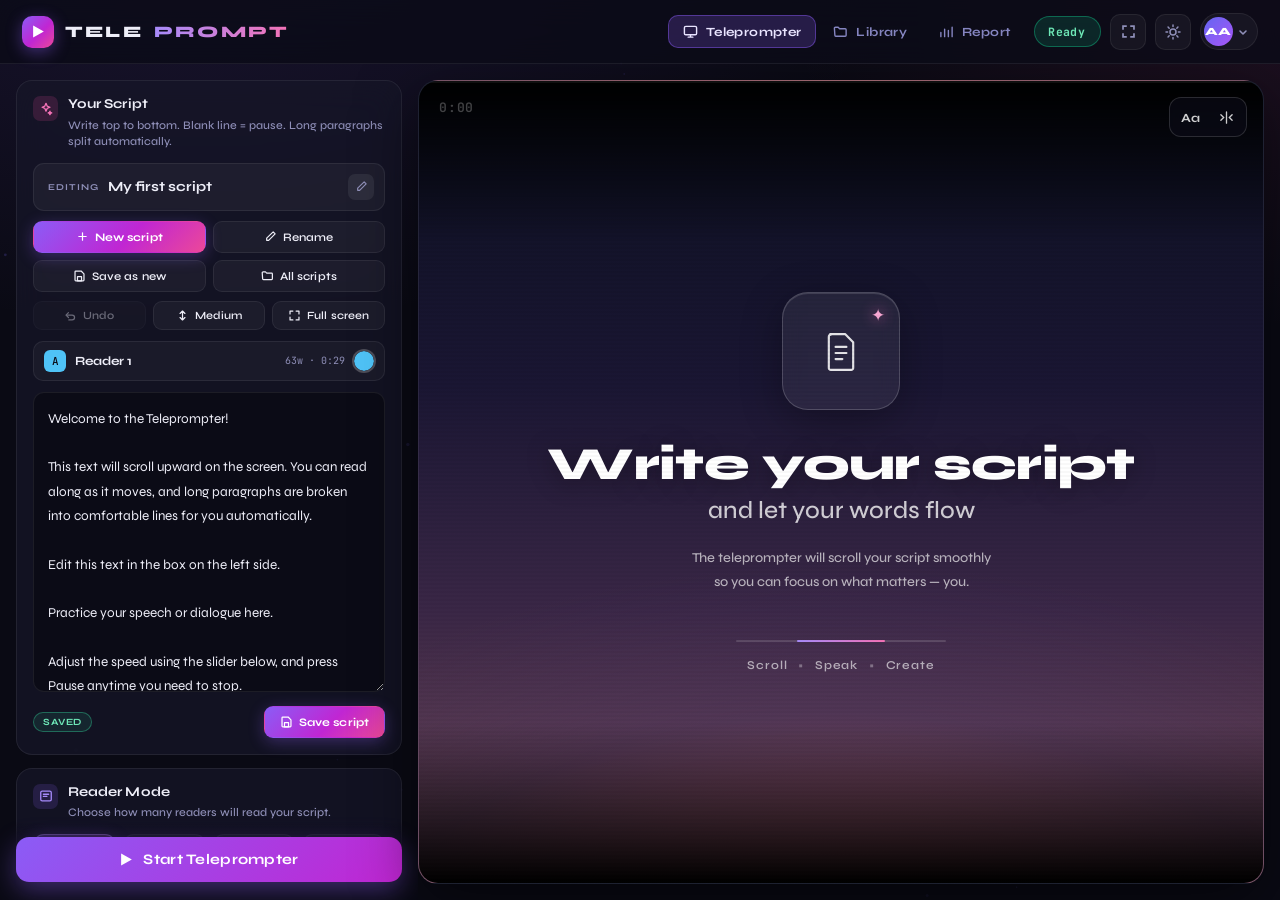
<file: index.html>
<!DOCTYPE html>
<html lang="en">
<head>
<meta charset="UTF-8">
<meta name="viewport" content="width=device-width, initial-scale=1.0">
<meta name="description" content="A browser teleprompter for writing scripts, reading them at a steady pace, and tracking your practice.">
<title>Teleprompter</title>
<link href="https://fonts.googleapis.com/css2?family=Syne:wght@400;600;700;800&family=JetBrains+Mono:wght@400;500&family=Playfair+Display:ital,wght@0,400;0,700;1,400&family=Bebas+Neue&family=Space+Grotesk:wght@400;600;700&family=Oswald:wght@400;600&family=Lora:ital,wght@0,400;0,600;1,400&family=Rajdhani:wght@500;700&family=Righteous&family=Abril+Fatface&display=swap" rel="stylesheet">
<link rel="stylesheet" href="css/styles.css">
<link rel="stylesheet" href="css/pages.css">
<link rel="stylesheet" href="css/shell.css">
</head>
<body class="app-body">

<canvas id="bgCanvas"></canvas>

<!-- ══════════ TOP BAR ══════════ -->
<div class="topbar">
  <div class="topbar-logo">
    <div class="logo-icon">
      <svg width="15" height="15" viewBox="0 0 14 14" fill="white" aria-hidden="true"><path d="M2 1.5l10 5.5-10 5.5V1.5z"/></svg>
    </div>
    TELE<span class="logo-accent">PROMPT</span>
  </div>

  <div class="topbar-actions">
    <nav class="nav-links" aria-label="Main">
      <a class="nav-link active" href="index.html" aria-current="page">
        <svg viewBox="0 0 16 16" aria-hidden="true"><rect x="1.5" y="2.5" width="13" height="9" rx="1.5"/><path d="M5.5 14h5M8 11.5V14"/></svg>
        Teleprompter
      </a>
      <a class="nav-link" href="library.html">
        <svg viewBox="0 0 16 16" aria-hidden="true"><path d="M1.5 4.5a1 1 0 0 1 1-1h3l1.5 1.5h6a1 1 0 0 1 1 1v6a1 1 0 0 1-1 1h-10a1 1 0 0 1-1-1z"/></svg>
        Library
      </a>
      <a class="nav-link" href="report.html">
        <svg viewBox="0 0 16 16" aria-hidden="true"><path d="M2 13.5V9m4 4.5v-8m4 8V7m4 6.5V3.5"/></svg>
        Report
      </a>
    </nav>

    <span class="topbar-badge" id="topbarBadge">Ready</span>

    <button class="icon-btn" id="fullscreenTopBtn" onclick="toggleFullscreen()" title="Fullscreen (F)">
      <svg id="fsIcon" width="15" height="15" viewBox="0 0 13 13" fill="currentColor" aria-hidden="true"><path d="M1 1h4V2.5H2.5V5H1zm7 0h4v4h-1.5V2.5H8zm-7 7h1.5v2.5H5V12H1zm9.5 0H12v4H8v-1.5h2.5z"/></svg>
      <span class="sr-only" id="fsLabel">Fullscreen</span>
    </button>

    <button class="icon-btn" id="pageBgBtn" onclick="togglePageBgPanel()" title="Appearance &amp; theme">
      <svg width="16" height="16" viewBox="0 0 16 16" fill="none" stroke="currentColor" stroke-width="1.5" stroke-linecap="round" aria-hidden="true"><circle cx="8" cy="8" r="3"/><path d="M8 1v1.6M8 13.4V15M1 8h1.6M13.4 8H15M3.05 3.05l1.13 1.13M11.82 11.82l1.13 1.13M12.95 3.05l-1.13 1.13M4.18 11.82l-1.13 1.13"/></svg>
      <span class="sr-only">Appearance and theme</span>
    </button>

    <div class="avatar-chip" title="Local workspace — everything is saved in this browser">
      <span class="avatar">AA</span>
      <svg viewBox="0 0 10 10" aria-hidden="true"><path d="M2 4l3 3 3-3"/></svg>
    </div>
  </div>
</div>

<!-- ══════════ APP BODY ══════════ -->
<div class="app">

  <!-- ══════════ LEFT: EDITOR ══════════ -->
  <div class="editor-panel">

    <!-- Your Script — name, actions and the writing box in one place -->
    <section class="card" id="scriptCard">
      <header class="card-head">
        <span class="card-icon pink">
          <svg viewBox="0 0 16 16" aria-hidden="true"><path d="M8 1.5l1.3 3.2L12.5 6 9.3 7.3 8 10.5 6.7 7.3 3.5 6l3.2-1.3zM12.5 10.5l.6 1.4 1.4.6-1.4.6-.6 1.4-.6-1.4-1.4-.6 1.4-.6z"/></svg>
        </span>
        <div class="card-titles">
          <h2 id="scriptCardTitle">Your Script</h2>
          <p id="scriptHowTo">Write top to bottom. One line per screen line.</p>
        </div>
      </header>

      <!-- which script you are editing right now -->
      <div class="script-name-field">
        <span class="script-name-label">Editing</span>
        <span class="script-name-text" id="currentScriptName">Untitled script</span>
        <button class="field-edit" id="renameScriptBtn" title="Rename this script">
          <svg viewBox="0 0 16 16" aria-hidden="true"><path d="M11.3 2.3l2.4 2.4-8 8H3.3V10z"/></svg>
          <span class="sr-only">Rename</span>
        </button>
      </div>

      <div class="chip-row script-actions">
        <button class="chip primary" id="newScriptBtn" type="button" title="Start a brand new script">
          <svg viewBox="0 0 16 16" aria-hidden="true"><path d="M8 3.5v9M3.5 8h9"/></svg>
          New script
        </button>
        <button class="chip" id="renameScriptBtn2" type="button">
          <svg viewBox="0 0 16 16" aria-hidden="true"><path d="M11.3 2.3l2.4 2.4-8 8H3.3V10z"/></svg>
          Rename
        </button>
        <button class="chip" id="saveAsNewBtn" type="button" title="Keep this version and start a separate copy">
          <svg viewBox="0 0 16 16" aria-hidden="true"><path d="M3 2.5h7L13.5 6v7.5a1 1 0 0 1-1 1h-9a1 1 0 0 1-1-1v-10a1 1 0 0 1 1-1z"/><path d="M5.5 9.5h5v5h-5z"/></svg>
          Save as new
        </button>
        <a class="chip" href="library.html">
          <svg viewBox="0 0 16 16" aria-hidden="true"><path d="M1.5 4.5a1 1 0 0 1 1-1h3l1.5 1.5h6a1 1 0 0 1 1 1v6a1 1 0 0 1-1 1h-10a1 1 0 0 1-1-1z"/></svg>
          All scripts
        </a>
      </div>

      <!-- undo / size, above the box -->
      <div class="script-toolbar">
        <button class="chip" id="undoBtn" title="Undo the last big change" disabled>
          <svg viewBox="0 0 16 16" aria-hidden="true"><path d="M3 7.5h7a3 3 0 0 1 0 6H6"/><path d="M5.5 4.5L2.5 7.5l3 3"/></svg>
          Undo
        </button>
        <span class="toolbar-gap"></span>
        <button class="chip" id="sizeBtn" title="Make the writing box taller">
          <svg viewBox="0 0 16 16" aria-hidden="true"><path d="M8 2.5v11M5 5.5L8 2.5l3 3M5 10.5L8 13.5l3-3"/></svg>
          <span id="sizeLabel">Medium</span>
        </button>
        <button class="chip" id="focusBtn" title="Write using the whole window">
          <svg viewBox="0 0 16 16" aria-hidden="true"><path d="M6 2.5H2.5V6M10 13.5h3.5V10M13.5 6V2.5H10M2.5 10v3.5H6"/></svg>
          Full screen
        </button>
      </div>

      <!-- reader chips: name, colour, and how much each one speaks -->
      <div class="readers" id="readersList"></div>

      <div class="script-warnings" id="scriptWarnings"></div>

      <div class="script-editor" id="scriptEditor">
        <div class="focus-bar">
          <span class="focus-title" id="focusTitle">Writing</span>
          <span class="focus-hint">Esc to close</span>
          <button class="chip" id="focusCloseBtn">
            <svg viewBox="0 0 16 16" aria-hidden="true"><path d="M4 4l8 8M12 4l-8 8"/></svg>
            Done
          </button>
        </div>
        <textarea id="scriptBody" spellcheck="true"
          placeholder="Type or paste your script here…&#10;&#10;Leave a blank line to add a pause.&#10;Long paragraphs are split automatically.">Welcome to the Teleprompter!

This text will scroll upward on the screen. You can read along as it moves, and long paragraphs are broken into comfortable lines for you automatically.

Edit this text in the box on the left side.

Practice your speech or dialogue here.

Adjust the speed using the slider below, and press Pause anytime you need to stop.

Happy reading!</textarea>

        <!-- save sits under the box, where you finish writing -->
        <div class="script-footer">
          <span class="save-state" id="saveState">Saved</span>
          <span class="toolbar-gap"></span>
          <button class="chip primary" id="saveNowBtn" title="Save this script now (Ctrl+S)">
            <svg viewBox="0 0 16 16" aria-hidden="true"><path d="M3 2.5h7L13.5 6v7.5a1 1 0 0 1-1 1h-9a1 1 0 0 1-1-1v-10a1 1 0 0 1 1-1z"/><path d="M5.5 9.5h5v5h-5z"/></svg>
            Save script
          </button>
        </div>
      </div>
    </section>

    <!-- Reader Mode -->
    <section class="card">
      <header class="card-head">
        <span class="card-icon violet">
          <svg viewBox="0 0 16 16" aria-hidden="true"><rect x="2" y="2.5" width="12" height="11" rx="1.6"/><path d="M5 6h6M5 8.5h4"/></svg>
        </span>
        <div class="card-titles">
          <h2>Reader Mode</h2>
          <p>Choose how many readers will read your script.</p>
        </div>
      </header>

      <div class="mode-toggle" role="group" aria-label="Number of readers">
        <button class="mode-btn active" id="mode1Btn" onclick="setMode(1)">
          <svg viewBox="0 0 20 20" aria-hidden="true"><circle cx="10" cy="6.5" r="3"/><path d="M4 16.5c0-3 2.7-4.5 6-4.5s6 1.5 6 4.5"/></svg>
          <span>1 Reader</span>
        </button>
        <button class="mode-btn" id="mode2Btn" onclick="setMode(2)">
          <svg viewBox="0 0 20 20" aria-hidden="true"><circle cx="10" cy="6.5" r="3"/><path d="M4 16.5c0-3 2.7-4.5 6-4.5s6 1.5 6 4.5"/></svg>
          <span>2 Readers</span>
        </button>
        <button class="mode-btn" id="mode3Btn" onclick="setMode(3)">
          <svg viewBox="0 0 20 20" aria-hidden="true"><circle cx="10" cy="6.5" r="3"/><path d="M4 16.5c0-3 2.7-4.5 6-4.5s6 1.5 6 4.5"/></svg>
          <span>3 Readers</span>
        </button>
        <button class="mode-btn" id="mode4Btn" onclick="setMode(4)">
          <svg viewBox="0 0 20 20" aria-hidden="true"><circle cx="10" cy="6.5" r="3"/><path d="M4 16.5c0-3 2.7-4.5 6-4.5s6 1.5 6 4.5"/></svg>
          <span>4 Readers</span>
        </button>
      </div>
    </section>

    <!-- Script Stats -->
    <section class="card">
      <header class="card-head">
        <span class="card-icon cyan">
          <svg viewBox="0 0 16 16" aria-hidden="true"><path d="M2.5 13.5V9M6.5 13.5v-8M10.5 13.5V7M14 13.5V3.5"/></svg>
        </span>
        <div class="card-titles"><h2>Script Stats</h2></div>
        <span class="live-tag"><i></i>Live</span>
      </header>

      <div class="stat-cards">
        <div class="stat-card">
          <svg viewBox="0 0 16 16" aria-hidden="true"><path d="M3.5 1.5h6L12.5 4.5v10h-9z"/><path d="M5.5 7h5M5.5 9.5h5M5.5 12h3"/></svg>
          <div class="stat-num" id="wcWords">0</div>
          <div class="stat-cap">Words</div>
        </div>
        <div class="stat-card">
          <svg viewBox="0 0 16 16" aria-hidden="true"><path d="M2.5 4h11M2.5 7h8M2.5 10h11M2.5 13h6"/></svg>
          <div class="stat-num" id="wcLines">0</div>
          <div class="stat-cap">Lines</div>
        </div>
        <div class="stat-card">
          <svg viewBox="0 0 16 16" aria-hidden="true"><circle cx="8" cy="8" r="6"/><path d="M8 4.5V8l2.5 1.6"/></svg>
          <div class="stat-num" id="wcTime">0:00</div>
          <div class="stat-cap">Est. Time</div>
        </div>
      </div>

      <!-- who speaks how much — the totals above hide this -->
      <div class="per-reader" id="perReaderStats"></div>
    </section>

    <!-- Keyboard Shortcuts -->
    <section class="card">
      <header class="card-head">
        <span class="card-icon amber">
          <svg viewBox="0 0 16 16" aria-hidden="true"><path d="M8.5 1.5L3 9h4l-.5 5.5L13 7H9z"/></svg>
        </span>
        <div class="card-titles"><h2>Keyboard Shortcuts</h2></div>
      </header>

      <div class="keys-grid">
        <div class="key-row"><kbd class="wide">Space</kbd><span>Play/Pause</span></div>
        <div class="key-row"><kbd>F</kbd><span>Fullscreen</span></div>
        <div class="key-row"><kbd>&#8593;</kbd><span>Speed up</span></div>
        <div class="key-row"><kbd>R</kbd><span>Restart from top</span></div>
        <div class="key-row"><kbd>&#8595;</kbd><span>Slow down</span></div>
        <div class="key-row"><kbd>L</kbd><span>Loop on/off</span></div>
        <div class="key-row"><kbd>J</kbd><span>Jump mode</span></div>
        <div class="key-row"><kbd>E</kbd><span>Back to editing</span></div>
        <div class="key-row"><kbd>M</kbd><span>Mirror flip</span></div>
      </div>
    </section>

    <!-- Font -->
    <section class="card">
      <header class="card-head">
        <span class="card-icon orange">
          <svg viewBox="0 0 16 16" aria-hidden="true"><path d="M2.5 13.5L6.5 2.5h1.2l4 11M4.4 10h5.8"/></svg>
        </span>
        <div class="card-titles"><h2>Font Style</h2></div>
      </header>
      <div class="font-grid" id="fontGrid"></div>
    </section>

    <!-- Display -->
    <section class="card">
      <header class="card-head">
        <span class="card-icon green">
          <svg viewBox="0 0 16 16" aria-hidden="true"><path d="M2.5 5h11M2.5 11h11"/><circle cx="6" cy="5" r="1.8"/><circle cx="10.5" cy="11" r="1.8"/></svg>
        </span>
        <div class="card-titles"><h2>Display Settings</h2></div>
      </header>

      <div class="slider-row">
        <span class="slider-label">Font size</span>
        <input type="range" id="fontSlider" min="20" max="72" value="36" step="1" oninput="updateFont()">
        <span class="slider-val" id="fontVal">36px</span>
      </div>
      <div class="slider-row">
        <span class="slider-label">Scroll speed</span>
        <input type="range" id="speedSlider" min="10" max="160" value="50" step="5" oninput="updateSpeed()">
        <span class="slider-val" id="speedValLeft">50</span>
      </div>
    </section>

    <!-- Stage background -->
    <section class="card">
      <header class="card-head">
        <span class="card-icon violet">
          <svg viewBox="0 0 16 16" aria-hidden="true"><rect x="2" y="3" width="12" height="10" rx="1.6"/><path d="M2 10.5l3.5-3 3 2.5 2-1.8L14 11"/></svg>
        </span>
        <div class="card-titles"><h2>Stage Background</h2></div>
      </header>

      <div class="bg-color-row">
        <span class="slider-label">Color</span>
        <div class="bg-swatches" id="bgSwatches"></div>
        <input type="color" id="bgCustomColor" title="Custom color" class="mini-color">
      </div>

      <div class="bg-wallpaper-row">
        <span class="slider-label">Wallpaper</span>
        <div class="wp-grid" id="wpGrid"></div>
      </div>

      <button class="chip danger" onclick="resetBg()">✕ Clear</button>
    </section>

    <!-- sticky primary action -->
    <div class="start-dock">
      <button class="start-btn" onclick="launchStage()">
        <svg width="15" height="15" viewBox="0 0 14 14" fill="currentColor" aria-hidden="true"><path d="M2 1.5l10 5.5-10 5.5V1.5z"/></svg>
        Start Teleprompter
      </button>
    </div>

  </div>

  <!-- ══════════ RIGHT: STAGE ══════════ -->
  <div class="stage" id="stage">
    <div class="progress-wrap"><div class="progress-fill" id="progressFill"></div></div>
    <div class="stage-fade-top"></div>
    <div class="stage-fade-bottom"></div>
    <div class="reticle"></div>
    <div class="reticle-glow"></div>

    <div class="stage-tools">
      <button class="stage-tool" onclick="togglePageBgPanel()" title="Typography &amp; theme"><strong>Aa</strong></button>
      <button class="stage-tool" onclick="toggleMirror()" title="Mirror flip (M)">
        <svg viewBox="0 0 16 16" fill="none" stroke="currentColor" stroke-width="1.4" stroke-linecap="round" aria-hidden="true"><path d="M8 2v12M2 5l3 3-3 3M14 5l-3 3 3 3"/></svg>
      </button>
    </div>

    <div class="pause-badge" id="pauseBadge">⏸ Paused</div>
    <div class="stage-timer" id="stageTimer">0:00</div>

    <!-- idle hero -->
    <div class="stage-hint" id="stageHint">
      <div class="hero-icon">
        <svg viewBox="0 0 34 34" fill="none" stroke="currentColor" stroke-width="1.6" stroke-linecap="round" stroke-linejoin="round" aria-hidden="true"><path d="M9 4.5h11L26 10.5v19a1.5 1.5 0 0 1-1.5 1.5h-15A1.5 1.5 0 0 1 8 29.5v-23A1.5 1.5 0 0 1 9.5 5z"/><path d="M13 14h8M13 18.5h8M13 23h5"/></svg>
        <span class="hero-spark">✦</span>
      </div>
      <h2 class="hero-title">Write your script</h2>
      <p class="hero-sub">and let your words flow</p>
      <p class="hero-body">
        The teleprompter will scroll your script smoothly<br>
        so you can focus on what matters — you.
      </p>
      <div class="hero-rule"><i></i></div>
      <p class="hero-steps">Scroll <b>•</b> Speak <b>•</b> Create</p>
    </div>

    <div class="scroll-track" id="scrollTrack"></div>

    <!-- Countdown overlay -->
    <div class="countdown-overlay" id="countdownOverlay">
      <div class="countdown-ring" id="countdownRing"></div>
      <div class="countdown-num" id="countdownNum">3</div>
    </div>

    <div class="jump-hint" id="jumpHint">✦ Click any line to jump</div>

    <!-- Launch flash overlay -->
    <div class="launch-overlay" id="launchOverlay">
      <div class="launch-flash" id="launchFlash"></div>
    </div>

    <!-- Completion screen -->
    <div class="complete-screen" id="completeScreen">
      <div class="complete-ring">
        <svg width="28" height="28" viewBox="0 0 28 28" fill="none" stroke="var(--accent)" stroke-width="2.5" stroke-linecap="round" aria-hidden="true"><path d="M5 14l6 6L23 8"/></svg>
      </div>
      <div class="complete-title">Script Complete</div>
      <div class="complete-sub">Great reading session!</div>
      <div class="complete-actions">
        <button class="complete-btn" onclick="restartPlay()">&#8635; Read Again</button>
        <button class="complete-btn secondary" onclick="resetStage()">Edit Script</button>
      </div>
    </div>

    <!-- playback controls -->
    <div class="controls-bar" id="controlsBar" style="display:none">
      <button class="ctrl-btn reset-btn" onclick="resetStage()" title="Back to editing (E)" aria-label="Back to editing">
        <svg width="13" height="13" viewBox="0 0 13 13" fill="currentColor" aria-hidden="true"><path d="M1.5 6.5a5 5 0 1 0 1-3H1V1H0v5h5V5H3.2A4 4 0 1 1 1.5 6.5z"/></svg>
        <span class="ctrl-label">Edit</span>
      </button>
      <button class="ctrl-btn play-btn" id="playBtn" onclick="togglePlay()" title="Play / pause (Space)">
        <svg id="playIcon" width="13" height="13" viewBox="0 0 13 13" fill="currentColor" aria-hidden="true"><path d="M2 1.5l9 5-9 5V1.5z"/></svg>
        <span id="playLabel">Play</span>
      </button>
      <button class="ctrl-btn" id="restartBtn" onclick="restartPlay()" title="Restart from the top (R)" aria-label="Restart from the top">
        <svg width="13" height="13" viewBox="0 0 13 13" fill="currentColor" aria-hidden="true"><path d="M6.5 1.5V0L9.5 2.25 6.5 4.5V3a3.5 3.5 0 1 0 3.5 3.5h1.5A5 5 0 1 1 6.5 1.5z"/></svg>
        <span class="ctrl-label">Restart</span>
      </button>
      <div class="scrub-wrap">
        <label for="scrubBar">SCROLL</label>
        <input type="range" min="0" max="100" value="0" step="0.5" id="scrubBar" oninput="scrubTo(this.value)">
        <span class="scrub-pct" id="scrubPct">0%</span>
      </div>
      <div class="ctrl-speed">
        <label for="speedCtrl">SPEED</label>
        <input type="range" min="10" max="160" value="50" step="5" id="speedCtrl" oninput="syncSpeed(this.value)">
        <span class="speed-num" id="speedNum">50</span>
      </div>
      <button class="fullscreen-btn" id="fullscreenBtn" onclick="toggleFullscreen()" title="Fullscreen (F)" aria-label="Toggle fullscreen">
        <svg width="12" height="12" viewBox="0 0 12 12" fill="currentColor" aria-hidden="true"><path d="M1 1h3.5V2.5H2.5V5H1zm5.5 0H10v3.5H8.5V2.5H6.5zm-5.5 6H2.5v1.5H5V10H1zm7.5 0H10V10H6.5V8.5H8.5z"/></svg>
        <span class="ctrl-label" id="fsBtnLabel">Full</span>
      </button>
      <button class="highlight-mode-btn" id="highlightBtn" onclick="toggleHighlightMode()" title="Jump mode — click any line to go straight to it (J)" aria-label="Toggle jump mode">
        <svg width="13" height="13" viewBox="0 0 13 13" fill="none" stroke="currentColor" stroke-width="1.4" stroke-linecap="round" stroke-linejoin="round" aria-hidden="true"><path d="M1.5 3.5h10M1.5 6.5h6M1.5 9.5h4"/><path d="M9.5 7.5l3 3-1.5.4-.4 1.5-3-3z" fill="currentColor"/></svg>
        <span class="ctrl-label">Jump</span>
      </button>
      <button class="mirror-btn" id="loopBtn" onclick="toggleLoop()" title="Loop — restart automatically when the script ends (L)" aria-label="Toggle loop">
        <svg width="13" height="13" viewBox="0 0 13 13" fill="none" stroke="currentColor" stroke-width="1.4" stroke-linecap="round" stroke-linejoin="round" aria-hidden="true"><path d="M3.5 3.5h6a2 2 0 0 1 0 4H3.5a2 2 0 0 1 0-4z"/><path d="M5 1.8L3.2 3.5 5 5.2M8 7.8l1.8 1.7L8 11.2"/></svg>
        <span class="ctrl-label">Loop</span>
      </button>
      <button class="mirror-btn" id="mirrorBtn" onclick="toggleMirror()" title="Mirror flip, for glass teleprompters (M)" aria-label="Toggle mirror flip">
        <svg width="13" height="13" viewBox="0 0 13 13" fill="none" stroke="currentColor" stroke-width="1.4" stroke-linecap="round" aria-hidden="true"><path d="M6.5 1v11M1 3.5l3 3-3 3M12 3.5l-3 3 3 3"/></svg>
        <span class="ctrl-label">Mirror</span>
      </button>
    </div>
  </div>

</div>

<!-- ── UI THEME PANEL ── -->
<div id="pageBgPanel" style="display:none;position:fixed;top:60px;right:16px;z-index:100;width:320px;max-height:88vh;overflow-y:auto;background:rgba(12,12,22,0.98);border:1px solid var(--border);border-radius:16px;backdrop-filter:blur(28px);box-shadow:0 12px 60px rgba(0,0,0,0.7);padding:20px;animation:slideDown 0.3s cubic-bezier(0.16,1,0.3,1);">

  <!-- Header -->
  <div style="display:flex;align-items:center;justify-content:space-between;margin-bottom:18px;">
    <span style="font-size:13px;font-weight:800;letter-spacing:.08em;text-transform:uppercase;background:linear-gradient(90deg,var(--accent),var(--accent2));-webkit-background-clip:text;background-clip:text;-webkit-text-fill-color:transparent;">✦ UI Theme</span>
    <button onclick="togglePageBgPanel()" style="background:rgba(255,255,255,0.07);border:1px solid var(--border);border-radius:6px;color:var(--muted);cursor:pointer;font-size:13px;line-height:1;padding:4px 8px;transition:background .15s;" onmouseover="this.style.background='rgba(255,255,255,0.14)'" onmouseout="this.style.background='rgba(255,255,255,0.07)'">✕</button>
  </div>

  <!-- TAB BAR -->
  <div style="display:flex;background:var(--surface2);border-radius:10px;padding:3px;gap:3px;margin-bottom:18px;">
    <button class="theme-tab active" id="tabBg" onclick="switchTab('bg')" style="flex:1;padding:7px 0;border:none;background:var(--accent);color:#fff;font-family:'Syne',sans-serif;font-size:11px;font-weight:700;border-radius:7px;cursor:pointer;letter-spacing:.04em;transition:all .2s;">Background</button>
    <button class="theme-tab" id="tabUi" onclick="switchTab('ui')" style="flex:1;padding:7px 0;border:none;background:transparent;color:var(--muted);font-family:'Syne',sans-serif;font-size:11px;font-weight:700;border-radius:7px;cursor:pointer;letter-spacing:.04em;transition:all .2s;">UI Colors</button>
  </div>

  <!-- BG TAB -->
  <div id="tabBgContent">

    <!-- Custom color picker -->
    <div style="margin-bottom:16px;">
      <div style="font-size:9px;font-weight:700;letter-spacing:.12em;text-transform:uppercase;color:var(--muted);margin-bottom:8px;">🎨 Custom Color</div>
      <div style="display:flex;align-items:center;gap:10px;">
        <input type="color" id="pageBgColor" value="#07070f" style="width:48px;height:40px;border:none;border-radius:10px;cursor:pointer;padding:3px;background:var(--surface2);flex-shrink:0;" oninput="applyPageBg('color',this.value)">
        <input type="text" id="pageBgHex" value="#07070f" placeholder="#07070f" style="flex:1;background:var(--surface2);border:1px solid var(--border);border-radius:8px;color:var(--text);font-family:'JetBrains Mono',monospace;font-size:13px;padding:8px 10px;outline:none;" oninput="onHexInput(this.value)">
      </div>
    </div>

    <!-- Solid colors -->
    <div style="margin-bottom:16px;">
      <div style="font-size:9px;font-weight:700;letter-spacing:.12em;text-transform:uppercase;color:var(--muted);margin-bottom:8px;">⬛ Solid Colors</div>
      <div style="display:flex;flex-wrap:wrap;gap:7px;" id="pageSolidSwatches"></div>
    </div>

    <!-- Gradient wallpapers -->
    <div style="margin-bottom:16px;">
      <div style="font-size:9px;font-weight:700;letter-spacing:.12em;text-transform:uppercase;color:var(--muted);margin-bottom:8px;">🌌 Gradient Wallpapers</div>
      <div style="display:grid;grid-template-columns:repeat(3,1fr);gap:7px;" id="pageGradSwatches"></div>
    </div>


    <!-- Blur + opacity controls -->
    <div style="background:var(--surface2);border-radius:10px;padding:12px;border:1px solid var(--border);">
      <div style="font-size:9px;font-weight:700;letter-spacing:.12em;text-transform:uppercase;color:var(--muted);margin-bottom:10px;">✦ Panel Overlay</div>
      <div style="display:flex;align-items:center;gap:10px;margin-bottom:8px;">
        <span style="font-size:11px;color:var(--muted);font-weight:600;width:60px;">Blur</span>
        <input type="range" min="0" max="40" value="20" id="panelBlurSlider" oninput="updatePanelBlur(this.value)" style="flex:1;">
        <span style="font-family:'JetBrains Mono',monospace;font-size:11px;color:var(--accent);min-width:28px;text-align:right;" id="panelBlurVal">20px</span>
      </div>
      <div style="display:flex;align-items:center;gap:10px;">
        <span style="font-size:11px;color:var(--muted);font-weight:600;width:60px;">Opacity</span>
        <input type="range" min="10" max="100" value="90" id="panelOpacitySlider" oninput="updatePanelOpacity(this.value)" style="flex:1;">
        <span style="font-family:'JetBrains Mono',monospace;font-size:11px;color:var(--accent);min-width:28px;text-align:right;" id="panelOpacityVal">90%</span>
      </div>
    </div>
  </div>

  <!-- UI COLORS TAB -->
  <div id="tabUiContent" style="display:none;">

    <!-- Accent color -->
    <div style="margin-bottom:16px;">
      <div style="font-size:9px;font-weight:700;letter-spacing:.12em;text-transform:uppercase;color:var(--muted);margin-bottom:8px;">✦ Accent Color (buttons, glow)</div>
      <div style="display:flex;align-items:center;gap:10px;margin-bottom:8px;">
        <input type="color" id="accentColorPicker" value="#7c6fff" style="width:48px;height:40px;border:none;border-radius:10px;cursor:pointer;padding:3px;background:var(--surface2);flex-shrink:0;" oninput="applyAccent(this.value)">
        <div style="display:flex;flex-wrap:wrap;gap:5px;" id="accentPresets"></div>
      </div>
    </div>

    <!-- Sidebar color -->
    <div style="margin-bottom:16px;">
      <div style="font-size:9px;font-weight:700;letter-spacing:.12em;text-transform:uppercase;color:var(--muted);margin-bottom:8px;">🎨 Sidebar Color</div>
      <div style="display:flex;align-items:center;gap:10px;margin-bottom:8px;">
        <input type="color" id="sidebarColorPicker" value="#0f0f1c" style="width:48px;height:40px;border:none;border-radius:10px;cursor:pointer;padding:3px;background:var(--surface2);flex-shrink:0;" oninput="applySidebarColor(this.value)">
        <div style="display:flex;flex-wrap:wrap;gap:5px;" id="sidebarPresets"></div>
      </div>
    </div>

    <!-- Text color -->
    <div style="margin-bottom:16px;">
      <div style="font-size:9px;font-weight:700;letter-spacing:.12em;text-transform:uppercase;color:var(--muted);margin-bottom:8px;">🔤 Sidebar Text Colour</div>
      <div style="font-size:10px;color:var(--muted);margin-bottom:8px;line-height:1.5;">Script text colour is set per reader in the <strong style="color:var(--accent2)">Script</strong> section.</div>
      <div style="display:flex;align-items:center;gap:10px;">
        <input type="color" id="textColorPicker" value="#eeeef8" style="width:48px;height:40px;border:none;border-radius:10px;cursor:pointer;padding:3px;background:var(--surface2);flex-shrink:0;" oninput="applyTextColor(this.value)">
        <div style="display:flex;flex-wrap:wrap;gap:5px;" id="textColorPresets"></div>
      </div>
    </div>

    <!-- Preset themes -->
    <div style="margin-bottom:16px;">
      <div style="font-size:9px;font-weight:700;letter-spacing:.12em;text-transform:uppercase;color:var(--muted);margin-bottom:8px;">🎭 Full UI Themes</div>
      <div style="display:grid;grid-template-columns:1fr 1fr;gap:7px;" id="themePresets"></div>
    </div>

    <!-- Reset UI -->
    <button onclick="resetUIColors()" style="width:100%;padding:9px;background:var(--surface2);border:1px solid rgba(255,100,100,0.25);border-radius:8px;color:rgba(255,100,100,0.75);font-size:11px;font-weight:700;cursor:pointer;transition:background .15s;letter-spacing:.04em;" onmouseover="this.style.background='rgba(255,100,100,0.1)'" onmouseout="this.style.background='var(--surface2)'">✕ Reset UI Colors</button>
  </div>

</div>

<!-- Rename / save-as dialog -->
<div class="modal-backdrop" id="nameModal" role="dialog" aria-modal="true" aria-labelledby="nameModalTitle">
  <div class="modal">
    <h3 id="nameModalTitle">Rename script</h3>
    <label for="nameInput">Script name</label>
    <input type="text" id="nameInput" maxlength="80" placeholder="e.g. Opening speech">
    <div class="modal-actions">
      <button class="btn" id="nameCancelBtn">Cancel</button>
      <button class="btn primary" id="nameSaveBtn">Save</button>
    </div>
  </div>
</div>

<!-- Unsaved-changes guard: nothing is saved on a timer, so every exit asks -->
<div class="modal-backdrop" id="unsavedModal" role="dialog" aria-modal="true" aria-labelledby="unsavedTitle">
  <div class="modal">
    <h3 id="unsavedTitle">You have unsaved changes</h3>
    <p class="modal-msg" id="unsavedMsg"></p>
    <div class="modal-actions">
      <button class="btn" id="unsavedCancelBtn">Keep editing</button>
      <button class="btn danger" id="unsavedDiscardBtn">Discard</button>
      <button class="btn primary" id="unsavedSaveBtn">Save</button>
    </div>
  </div>
</div>

<!-- Load order matters: script-model.js first, storage.js needs it, app.js needs both. -->
<script src="js/script-model.js"></script>
<script src="js/storage.js"></script>
<script src="js/app.js"></script>
</body>
</html>
</file>
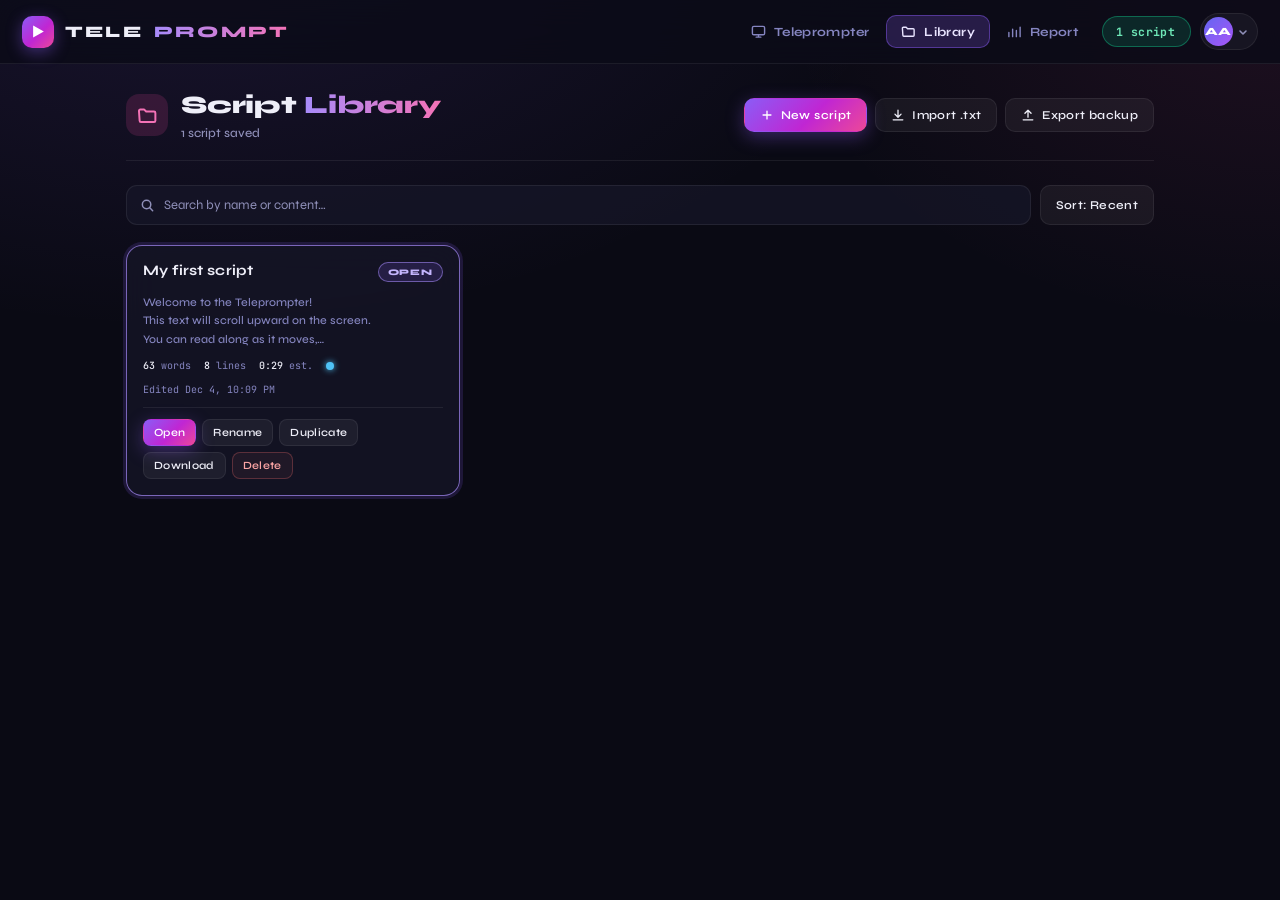
<file: library.html>
<!DOCTYPE html>
<html lang="en">
<head>
<meta charset="UTF-8">
<meta name="viewport" content="width=device-width, initial-scale=1.0">
<title>Script Library — Teleprompt</title>
<link href="https://fonts.googleapis.com/css2?family=Syne:wght@400;600;700;800&family=JetBrains+Mono:wght@400;500&display=swap" rel="stylesheet">
<link rel="stylesheet" href="css/styles.css">
<link rel="stylesheet" href="css/pages.css">
<link rel="stylesheet" href="css/shell.css">
</head>
<body class="app-body page">

<div class="topbar">
  <div class="topbar-logo">
    <div class="logo-icon">
      <svg width="15" height="15" viewBox="0 0 14 14" fill="white" aria-hidden="true"><path d="M2 1.5l10 5.5-10 5.5V1.5z"/></svg>
    </div>
    TELE<span class="logo-accent">PROMPT</span>
  </div>

  <div class="topbar-actions">
    <nav class="nav-links" aria-label="Main">
      <a class="nav-link" href="index.html">
        <svg viewBox="0 0 16 16" aria-hidden="true"><rect x="1.5" y="2.5" width="13" height="9" rx="1.5"/><path d="M5.5 14h5M8 11.5V14"/></svg>
        Teleprompter
      </a>
      <a class="nav-link active" href="library.html" aria-current="page">
        <svg viewBox="0 0 16 16" aria-hidden="true"><path d="M1.5 4.5a1 1 0 0 1 1-1h3l1.5 1.5h6a1 1 0 0 1 1 1v6a1 1 0 0 1-1 1h-10a1 1 0 0 1-1-1z"/></svg>
        Library
      </a>
      <a class="nav-link" href="report.html">
        <svg viewBox="0 0 16 16" aria-hidden="true"><path d="M2 13.5V9m4 4.5v-8m4 8V7m4 6.5V3.5"/></svg>
        Report
      </a>
    </nav>
    <span class="topbar-badge" id="libraryCount">Library</span>
    <div class="avatar-chip" title="Local workspace — everything is saved in this browser">
      <span class="avatar">AA</span>
      <svg viewBox="0 0 10 10" aria-hidden="true"><path d="M2 4l3 3 3-3"/></svg>
    </div>
  </div>
</div>

<div class="app">

  <main class="page-wrap">

    <div class="page-head">
      <div class="page-head-text">
        <span class="card-icon pink page-head-icon">
          <svg viewBox="0 0 16 16" aria-hidden="true"><path d="M1.5 4.5a1 1 0 0 1 1-1h3l1.5 1.5h6a1 1 0 0 1 1 1v6a1 1 0 0 1-1 1h-10a1 1 0 0 1-1-1z"/></svg>
        </span>
        <div>
          <h1 class="page-title">Script <span class="accent">Library</span></h1>
          <p class="page-sub" id="pageSub">Every script you save lives here.</p>
        </div>
      </div>
      <div class="page-head-actions">
        <button class="btn primary" id="newBtn">
          <svg viewBox="0 0 16 16" aria-hidden="true"><path d="M8 3.5v9M3.5 8h9"/></svg>
          New script
        </button>
        <button class="btn" id="importBtn">
          <svg viewBox="0 0 16 16" aria-hidden="true"><path d="M8 10.5V2.5M4.5 7L8 10.5 11.5 7M2.5 13.5h11"/></svg>
          Import .txt
        </button>
        <button class="btn" id="exportBtn">
          <svg viewBox="0 0 16 16" aria-hidden="true"><path d="M8 2.5v8M4.5 6L8 2.5 11.5 6M2.5 13.5h11"/></svg>
          Export backup
        </button>
        <input type="file" id="importFile" accept=".txt,text/plain" multiple hidden>
      </div>
    </div>

    <div class="search-row">
      <div class="search-field">
        <svg viewBox="0 0 16 16" aria-hidden="true"><circle cx="7" cy="7" r="4.5"/><path d="M10.5 10.5l3 3"/></svg>
        <input type="search" class="search-input" id="searchInput"
               placeholder="Search by name or content…" aria-label="Search scripts">
      </div>
      <button class="btn" id="sortBtn" title="Change sort order">Sort: Recent</button>
    </div>

    <div id="cards" class="card-grid" aria-live="polite"></div>

    <div id="emptyState" class="empty" hidden>
      <div class="empty-icon">
        <svg viewBox="0 0 28 28" fill="none" stroke="currentColor" stroke-width="1.4" stroke-linecap="round" stroke-linejoin="round" aria-hidden="true">
          <path d="M3.5 8a1.5 1.5 0 0 1 1.5-1.5h5l2.5 2.5h11A1.5 1.5 0 0 1 25 10.5v11A1.5 1.5 0 0 1 23.5 23h-19A1.5 1.5 0 0 1 3 21.5z"/>
          <path d="M14 13.5v5M11.5 16h5"/>
        </svg>
      </div>
      <div class="big">No scripts yet</div>
      <p>Create one with <strong>New script</strong>, or import a <code>.txt</code> file.<br>
         Whatever you were writing on the teleprompter page gets pulled in here automatically.</p>
    </div>

  </main>
</div>

<!-- Rename / create dialog -->
<div class="modal-backdrop" id="nameModal" role="dialog" aria-modal="true" aria-labelledby="nameModalTitle">
  <div class="modal">
    <h3 id="nameModalTitle">Name this script</h3>
    <label for="nameInput">Script name</label>
    <input type="text" id="nameInput" maxlength="80" placeholder="e.g. Opening speech">
    <div class="modal-actions">
      <button class="btn" data-close>Cancel</button>
      <button class="btn primary" id="nameSaveBtn">Save</button>
    </div>
  </div>
</div>

<!-- Delete confirmation -->
<div class="modal-backdrop" id="confirmModal" role="dialog" aria-modal="true" aria-labelledby="confirmTitle">
  <div class="modal">
    <h3 id="confirmTitle">Delete this script?</h3>
    <p class="modal-msg" id="confirmMsg"></p>
    <div class="modal-actions">
      <button class="btn" data-close>Keep it</button>
      <button class="btn danger" id="confirmYesBtn">Delete</button>
    </div>
  </div>
</div>

<div class="toast" id="toast" role="status" aria-live="polite"></div>

<script src="js/script-model.js"></script>
<script src="js/storage.js"></script>
<script src="js/library.js"></script>
</body>
</html>
</file>
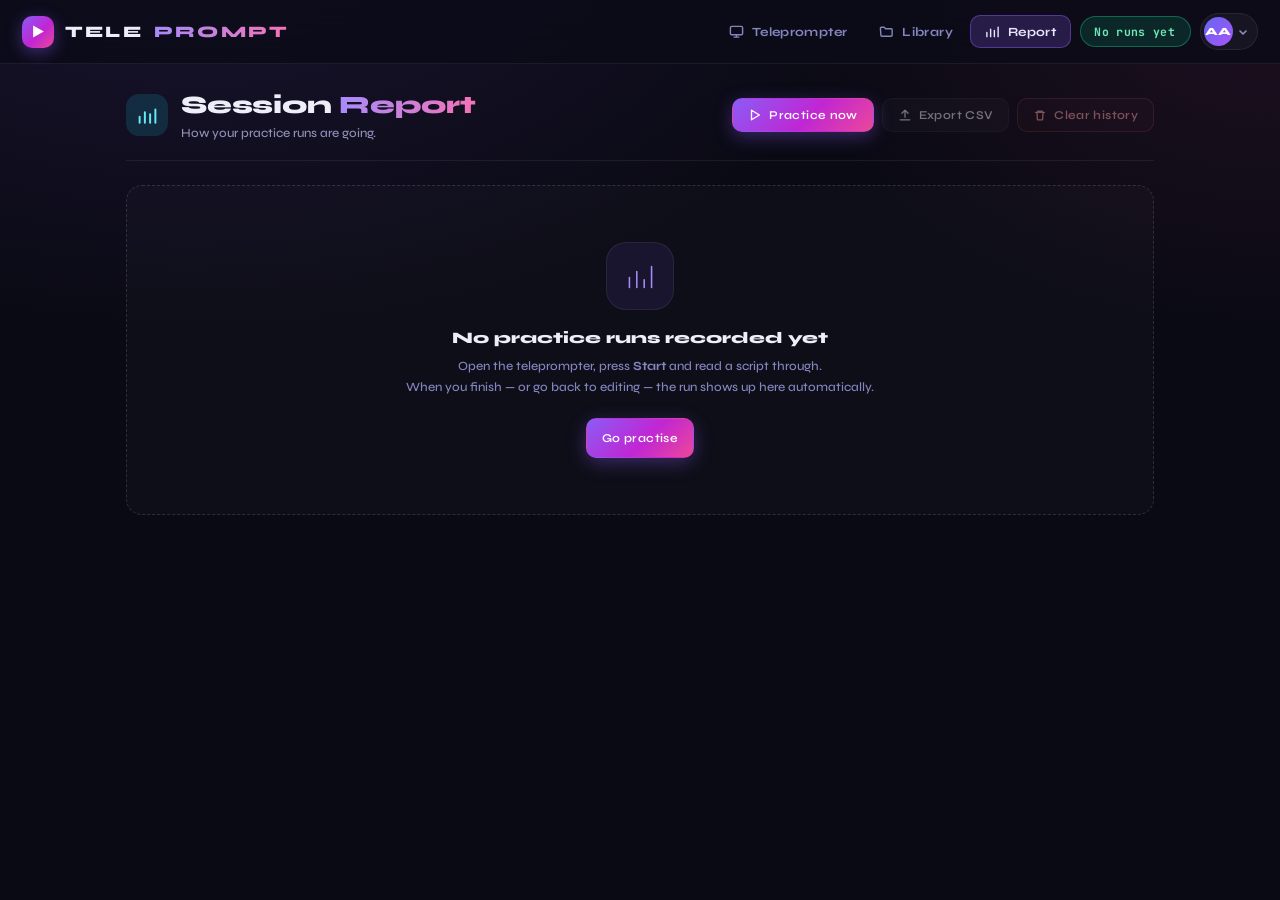
<file: report.html>
<!DOCTYPE html>
<html lang="en">
<head>
<meta charset="UTF-8">
<meta name="viewport" content="width=device-width, initial-scale=1.0">
<title>Session Report — Teleprompt</title>
<link href="https://fonts.googleapis.com/css2?family=Syne:wght@400;600;700;800&family=JetBrains+Mono:wght@400;500&display=swap" rel="stylesheet">
<link rel="stylesheet" href="css/styles.css">
<link rel="stylesheet" href="css/pages.css">
<link rel="stylesheet" href="css/shell.css">
</head>
<body class="app-body page">

<div class="topbar">
  <div class="topbar-logo">
    <div class="logo-icon">
      <svg width="15" height="15" viewBox="0 0 14 14" fill="white" aria-hidden="true"><path d="M2 1.5l10 5.5-10 5.5V1.5z"/></svg>
    </div>
    TELE<span class="logo-accent">PROMPT</span>
  </div>

  <div class="topbar-actions">
    <nav class="nav-links" aria-label="Main">
      <a class="nav-link" href="index.html">
        <svg viewBox="0 0 16 16" aria-hidden="true"><rect x="1.5" y="2.5" width="13" height="9" rx="1.5"/><path d="M5.5 14h5M8 11.5V14"/></svg>
        Teleprompter
      </a>
      <a class="nav-link" href="library.html">
        <svg viewBox="0 0 16 16" aria-hidden="true"><path d="M1.5 4.5a1 1 0 0 1 1-1h3l1.5 1.5h6a1 1 0 0 1 1 1v6a1 1 0 0 1-1 1h-10a1 1 0 0 1-1-1z"/></svg>
        Library
      </a>
      <a class="nav-link active" href="report.html" aria-current="page">
        <svg viewBox="0 0 16 16" aria-hidden="true"><path d="M2 13.5V9m4 4.5v-8m4 8V7m4 6.5V3.5"/></svg>
        Report
      </a>
    </nav>
    <span class="topbar-badge" id="runCount">Report</span>
    <div class="avatar-chip" title="Local workspace — everything is saved in this browser">
      <span class="avatar">AA</span>
      <svg viewBox="0 0 10 10" aria-hidden="true"><path d="M2 4l3 3 3-3"/></svg>
    </div>
  </div>
</div>

<div class="app">

  <main class="page-wrap">

    <div class="page-head">
      <div class="page-head-text">
        <span class="card-icon cyan page-head-icon">
          <svg viewBox="0 0 16 16" aria-hidden="true"><path d="M2 13.5V9m4 4.5v-8m4 8V7m4 6.5V3.5"/></svg>
        </span>
        <div>
          <h1 class="page-title">Session <span class="accent">Report</span></h1>
          <p class="page-sub" id="pageSub">How your practice runs are going.</p>
        </div>
      </div>
      <div class="page-head-actions">
        <a class="btn primary" href="index.html">
          <svg viewBox="0 0 16 16" aria-hidden="true"><path d="M4 2.5l9 5.5-9 5.5z"/></svg>
          Practice now
        </a>
        <button class="btn" id="exportBtn">
          <svg viewBox="0 0 16 16" aria-hidden="true"><path d="M8 2.5v8M4.5 6L8 2.5 11.5 6M2.5 13.5h11"/></svg>
          Export CSV
        </button>
        <button class="btn danger" id="clearBtn">
          <svg viewBox="0 0 16 16" aria-hidden="true"><path d="M3 5h10M5.5 5V3.5h5V5M4.5 5l.6 8.5h5.8L11.5 5"/></svg>
          Clear history
        </button>
      </div>
    </div>

    <div id="hasData" hidden>

      <section class="section">
        <div class="section-head">
          <span class="card-icon violet"><svg viewBox="0 0 16 16" aria-hidden="true"><circle cx="8" cy="8" r="6"/><path d="M8 4.5V8l2.5 1.6"/></svg></span>
          <h2>Your last run</h2>
          <span class="page-sub" id="lastWhen"></span>
        </div>
        <div class="stat-grid" id="lastGrid"></div>
        <p class="verdict" id="lastVerdict"></p>
      </section>

      <section class="section">
        <div class="section-head">
          <span class="card-icon green"><svg viewBox="0 0 16 16" aria-hidden="true"><path d="M2 11l4-4 3 2.5 5-5.5"/><path d="M2.5 13.5h11"/></svg></span>
          <h2>All time</h2>
        </div>
        <div class="stat-grid" id="totalGrid"></div>
      </section>

      <section class="section">
        <div class="section-head">
          <span class="card-icon amber"><svg viewBox="0 0 16 16" aria-hidden="true"><path d="M2.5 13.5V9M6.5 13.5v-8M10.5 13.5V7M14 13.5V3.5"/></svg></span>
          <h2>Reading pace</h2>
          <span class="page-sub">words per minute, last 12 runs</span>
        </div>
        <div class="chart" id="chart" role="img" aria-label="Bar chart of reading speed over recent sessions"></div>
        <p class="chart-legend" id="chartLegend"></p>
      </section>

      <section class="section">
        <div class="section-head">
          <span class="card-icon pink"><svg viewBox="0 0 16 16" aria-hidden="true"><path d="M2.5 4h11M2.5 8h11M2.5 12h7"/></svg></span>
          <h2>History</h2>
          <span class="page-sub" id="historyCount"></span>
        </div>
        <div class="table-scroll">
          <table class="history">
            <thead>
              <tr>
                <th>When</th><th>Script</th><th>Read</th><th>Est.</th>
                <th>Pace</th><th>Words</th><th>Pauses</th><th>Finished</th><th></th>
              </tr>
            </thead>
            <tbody id="historyBody"></tbody>
          </table>
        </div>
      </section>

    </div>

    <div id="emptyState" class="empty" hidden>
      <div class="empty-icon">
        <svg viewBox="0 0 28 28" fill="none" stroke="currentColor" stroke-width="1.4" stroke-linecap="round" stroke-linejoin="round" aria-hidden="true">
          <path d="M4 24V15m6.67 9V9.5M17.33 24v-7M24 24V5"/>
        </svg>
      </div>
      <div class="big">No practice runs recorded yet</div>
      <p>Open the teleprompter, press <strong>Start</strong> and read a script through.<br>
         When you finish — or go back to editing — the run shows up here automatically.</p>
      <p class="empty-cta"><a class="btn primary" href="index.html">Go practise</a></p>
    </div>

  </main>
</div>

<div class="modal-backdrop" id="confirmModal" role="dialog" aria-modal="true" aria-labelledby="confirmTitle">
  <div class="modal">
    <h3 id="confirmTitle">Clear all history?</h3>
    <p class="modal-msg">Every recorded practice run will be deleted. Your scripts are not affected. This cannot be undone.</p>
    <div class="modal-actions">
      <button class="btn" data-close>Cancel</button>
      <button class="btn danger" id="confirmYesBtn">Clear everything</button>
    </div>
  </div>
</div>

<div class="toast" id="toast" role="status" aria-live="polite"></div>

<script src="js/script-model.js"></script>
<script src="js/storage.js"></script>
<script src="js/report.js"></script>
</body>
</html>
</file>
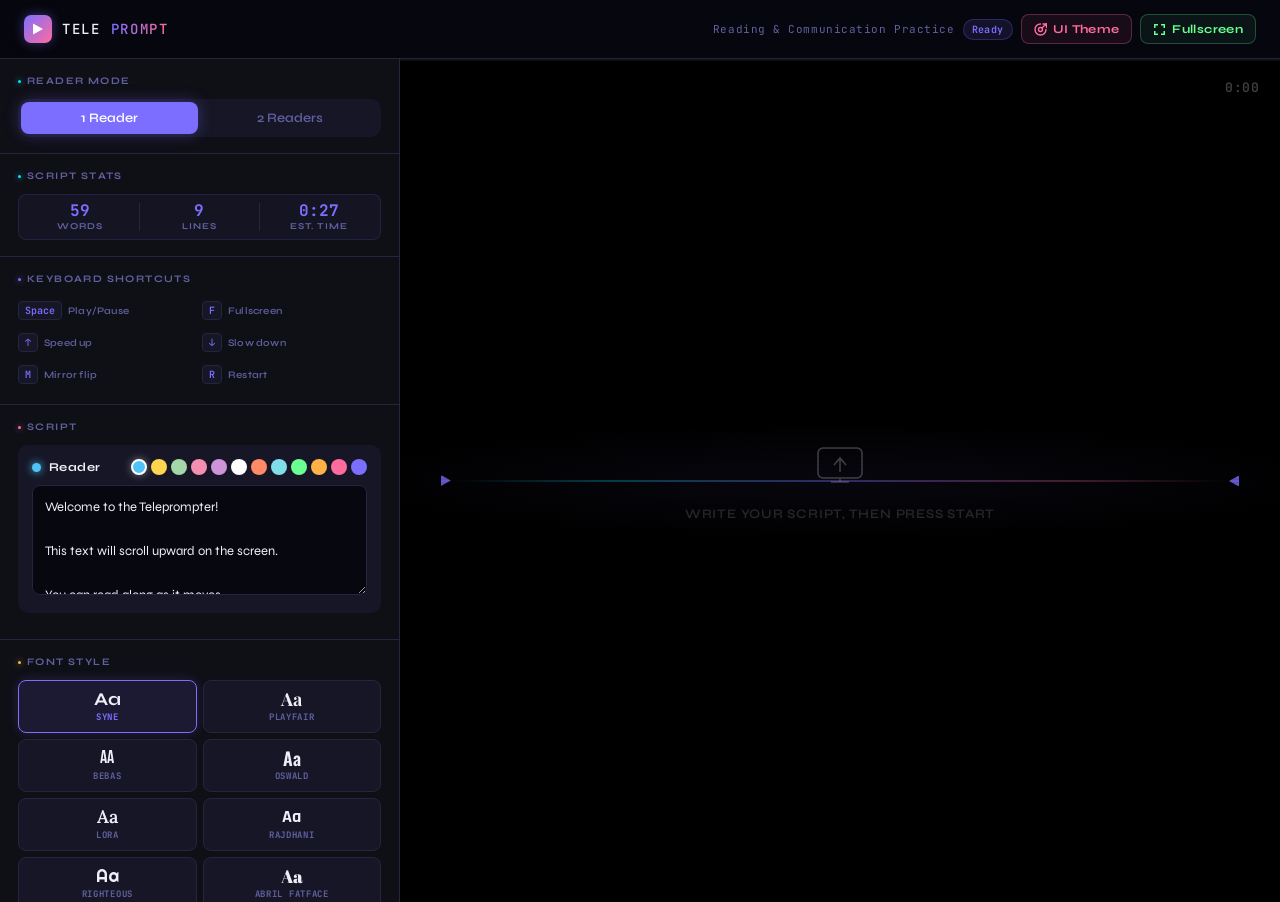
<file: _legacy/teleprompter-original.html>
<!DOCTYPE html>
<html lang="en">
<head>
<meta charset="UTF-8">
<meta name="viewport" content="width=device-width, initial-scale=1.0">
<title>Teleprompter</title>
<link href="https://fonts.googleapis.com/css2?family=Syne:wght@400;600;700;800&family=JetBrains+Mono:wght@400;500&family=Playfair+Display:ital,wght@0,400;0,700;1,400&family=Bebas+Neue&family=Space+Grotesk:wght@400;600;700&family=Oswald:wght@400;600&family=Lora:ital,wght@0,400;0,600;1,400&family=Rajdhani:wght@500;700&family=Righteous&family=Abril+Fatface&display=swap" rel="stylesheet">
<style>
*, *::before, *::after { box-sizing: border-box; margin: 0; padding: 0; }

:root {
  --bg: #07070f;
  --surface: #0f0f1c;
  --surface2: #161626;
  --border: #252540;
  --text: #eeeef8;
  --muted: #6060a0;
  --accent: #7c6fff;
  --accent-glow: rgba(124,111,255,0.4);
  --accent2: #ff6b9d;
  --accent3: #00e5ff;
  --accent4: #69ff91;
  --accent5: #ffb347;
  --r1: #4FC3F7;
  --r2: #FFD54F;
  --radius: 10px;
}

body {
  font-family: 'Syne', sans-serif;
  background: var(--bg);
  color: var(--text);
  min-height: 100vh;
  display: flex;
  flex-direction: column;
  overflow: hidden;
}

/* ── ANIMATED BG PARTICLES ── */
#bgCanvas {
  position: fixed;
  inset: 0;
  pointer-events: none;
  z-index: 0;
  opacity: 0.4;
}

/* ── TOP BAR ── */
.topbar {
  display: flex;
  align-items: center;
  justify-content: space-between;
  padding: 14px 24px;
  border-bottom: 1px solid var(--border);
  background: rgba(7,7,15,0.9);
  backdrop-filter: blur(16px);
  flex-shrink: 0;
  position: relative;
  z-index: 10;
  animation: slideDown 0.5s cubic-bezier(0.16,1,0.3,1) both;
}

@keyframes slideDown {
  from { transform: translateY(-100%); opacity: 0; }
  to   { transform: translateY(0);     opacity: 1; }
}

.topbar-logo {
  font-family: 'JetBrains Mono', monospace;
  font-size: 14px;
  font-weight: 500;
  letter-spacing: .12em;
  color: var(--text);
  display: flex;
  align-items: center;
  gap: 10px;
}
.logo-icon {
  width: 28px; height: 28px;
  background: linear-gradient(135deg, var(--accent), var(--accent2));
  border-radius: 7px;
  display: flex; align-items: center; justify-content: center;
  box-shadow: 0 0 12px var(--accent-glow);
  animation: pulse-logo 3s ease-in-out infinite;
}
@keyframes pulse-logo {
  0%,100% { box-shadow: 0 0 12px var(--accent-glow); }
  50% { box-shadow: 0 0 24px var(--accent-glow), 0 0 48px rgba(124,111,255,0.15); }
}
.topbar-tag {
  font-family: 'JetBrains Mono', monospace;
  font-size: 11px;
  color: var(--muted);
  letter-spacing: .05em;
}

/* ── MAIN LAYOUT ── */
.main {
  display: flex;
  flex: 1;
  overflow: hidden;
  height: calc(100vh - 57px);
  position: relative;
  z-index: 1;
}



/* ── EDITOR PANEL ── */
.editor-panel {
  width: 400px;
  min-width: 300px;
  flex-shrink: 0;
  background: rgba(17,17,24,0.9);
  backdrop-filter: blur(20px);
  border-right: 1px solid var(--border);
  display: flex;
  flex-direction: column;
  overflow-y: scroll;
  height: 100%;
  max-height: calc(100vh - 57px);
  animation: slideLeft 0.6s cubic-bezier(0.16,1,0.3,1) 0.1s both;
}
@keyframes slideLeft {
  from { transform: translateX(-40px); opacity: 0; }
  to   { transform: translateX(0);     opacity: 1; }
}
.editor-panel::-webkit-scrollbar { width: 4px; }
.editor-panel::-webkit-scrollbar-track { background: transparent; }
.editor-panel::-webkit-scrollbar-thumb { background: var(--border); border-radius: 2px; }

.panel-section {
  padding: 16px 18px;
  border-bottom: 1px solid var(--border);
}
.panel-section:last-child { border-bottom: none; }

.section-title {
  font-size: 10px;
  font-weight: 700;
  letter-spacing: .14em;
  text-transform: uppercase;
  color: var(--muted);
  margin-bottom: 12px;
  display: flex;
  align-items: center;
  gap: 6px;
}
.section-title::before {
  content: '';
  width: 3px; height: 3px;
  border-radius: 50%;
  background: var(--accent);
  box-shadow: 0 0 6px var(--accent);
}

/* Mode toggle */
.mode-toggle {
  display: flex;
  background: var(--surface2);
  border-radius: var(--radius);
  padding: 3px;
  gap: 3px;
}
.mode-btn {
  flex: 1;
  padding: 8px 0;
  border: none;
  background: transparent;
  color: var(--muted);
  font-family: 'Syne', sans-serif;
  font-size: 13px;
  font-weight: 600;
  cursor: pointer;
  border-radius: 8px;
  transition: all .25s cubic-bezier(0.16,1,0.3,1);
  position: relative;
  overflow: hidden;
}
.mode-btn::after {
  content: '';
  position: absolute;
  inset: 0;
  background: white;
  opacity: 0;
  transition: opacity .2s;
}
.mode-btn:hover::after { opacity: 0.04; }
.mode-btn.active {
  background: var(--accent);
  color: #fff;
  box-shadow: 0 0 16px rgba(124,111,255,0.35);
}

/* Reader cards */
.reader-card {
  background: var(--surface2);
  border-radius: var(--radius);
  padding: 13px;
  margin-bottom: 10px;
  border: 1px solid transparent;
  transition: border-color .2s, box-shadow .2s;
}
.reader-card:last-child { margin-bottom: 0; }
.reader-card:focus-within {
  border-color: rgba(124,111,255,0.3);
  box-shadow: 0 0 0 3px rgba(124,111,255,0.08);
}
.reader-header {
  display: flex;
  align-items: center;
  gap: 8px;
  margin-bottom: 10px;
}
.reader-dot {
  width: 9px; height: 9px;
  border-radius: 50%;
  flex-shrink: 0;
  box-shadow: 0 0 8px currentColor;
  transition: transform .2s;
}
.reader-label {
  font-size: 12px;
  font-weight: 700;
  letter-spacing: .04em;
  flex: 1;
}
.color-swatches { display: flex; gap: 4px; }
.swatch {
  width: 16px; height: 16px;
  border-radius: 50%;
  cursor: pointer;
  border: 2px solid transparent;
  transition: transform .15s, border-color .15s, box-shadow .15s;
}
.swatch:hover { transform: scale(1.2); }
.swatch.active {
  border-color: #fff;
  box-shadow: 0 0 8px rgba(255,255,255,0.4);
}

textarea {
  width: 100%;
  min-height: 110px;
  background: var(--bg);
  border: 1px solid var(--border);
  border-radius: 8px;
  color: var(--text);
  font-family: 'Syne', sans-serif;
  font-size: 13px;
  line-height: 1.7;
  padding: 10px 12px;
  resize: vertical;
  outline: none;
  transition: border-color .2s, box-shadow .2s;
}
textarea:focus {
  border-color: rgba(124,111,255,0.5);
  box-shadow: 0 0 0 3px rgba(124,111,255,0.1);
}
textarea::placeholder { color: var(--muted); }

/* Sliders */
.slider-row {
  display: flex;
  align-items: center;
  gap: 10px;
  margin-bottom: 10px;
}
.slider-row:last-child { margin-bottom: 0; }
.slider-label {
  font-size: 12px;
  color: var(--muted);
  width: 80px;
  flex-shrink: 0;
  font-weight: 600;
  letter-spacing: .03em;
}
input[type=range] {
  flex: 1;
  -webkit-appearance: none;
  height: 4px;
  border-radius: 2px;
  background: var(--border);
  outline: none;
  cursor: pointer;
  transition: background .2s;
}
input[type=range]::-webkit-slider-thumb {
  -webkit-appearance: none;
  width: 15px; height: 15px;
  border-radius: 50%;
  background: var(--accent);
  cursor: pointer;
  box-shadow: 0 0 8px var(--accent-glow);
  transition: transform .15s, box-shadow .15s;
}
input[type=range]::-webkit-slider-thumb:hover {
  transform: scale(1.2);
  box-shadow: 0 0 14px var(--accent-glow);
}
.slider-val {
  font-family: 'JetBrains Mono', monospace;
  font-size: 11px;
  color: var(--accent);
  min-width: 36px;
  text-align: right;
  font-weight: 500;
}

/* Start button */
.start-btn {
  width: 100%;
  padding: 13px;
  background: linear-gradient(135deg, var(--accent) 0%, #b06bff 50%, var(--accent2) 100%);
  background-size: 200% 200%;
  animation: gradShift 4s ease infinite;
  color: #fff;
  border: none;
  border-radius: var(--radius);
  font-family: 'Syne', sans-serif;
  font-size: 14px;
  font-weight: 700;
  cursor: pointer;
  letter-spacing: .04em;
  transition: transform .15s, box-shadow .2s;
  display: flex;
  align-items: center;
  justify-content: center;
  gap: 9px;
  position: relative;
  overflow: hidden;
  box-shadow: 0 4px 24px rgba(124,111,255,0.4);
}
@keyframes gradShift {
  0%,100% { background-position: 0% 50%; }
  50%      { background-position: 100% 50%; }
}
.start-btn::before {
  content: '';
  position: absolute;
  top: -50%; left: -60%;
  width: 40%; height: 200%;
  background: rgba(255,255,255,0.2);
  transform: skewX(-20deg);
  transition: left .4s;
}
.start-btn:hover::before { left: 130%; }
.start-btn:hover {
  transform: translateY(-1px);
  box-shadow: 0 8px 36px rgba(124,111,255,0.6);
}
.start-btn:active { transform: scale(0.98); }

/* ── STAGE ── */
.stage {
  flex: 1;
  background: #000;
  position: relative;
  overflow: hidden;
  display: flex;
  flex-direction: column;
  animation: fadeIn 0.8s ease 0.2s both;
}
@keyframes fadeIn {
  from { opacity: 0; }
  to   { opacity: 1; }
}

/* Scanline effect */
.stage::before {
  content: '';
  position: absolute;
  inset: 0;
  background: repeating-linear-gradient(
    0deg,
    transparent,
    transparent 2px,
    rgba(0,0,0,0.08) 2px,
    rgba(0,0,0,0.08) 4px
  );
  pointer-events: none;
  z-index: 5;
}

.stage-fade-top {
  position: absolute;
  top: 0; left: 0; right: 0;
  height: 160px;
  background: linear-gradient(to bottom, #000 0%, transparent 100%);
  z-index: 4;
  pointer-events: none;
}
.stage-fade-bottom {
  position: absolute;
  bottom: 0; left: 0; right: 0;
  height: 160px;
  background: linear-gradient(to top, #000 0%, transparent 100%);
  z-index: 4;
  pointer-events: none;
}

/* Reticle */
.reticle {
  position: absolute;
  top: 50%;
  left: 6%;
  right: 6%;
  height: 1px;
  background: linear-gradient(to right, transparent, rgba(124,111,255,0.6) 20%, rgba(124,111,255,0.6) 80%, transparent);
  transform: translateY(-50%);
  z-index: 3;
  pointer-events: none;
}
.reticle::before, .reticle::after {
  content: '';
  position: absolute;
  top: -5px;
  width: 10px; height: 11px;
  background: rgba(124,111,255,0.7);
  clip-path: polygon(0 0, 100% 50%, 0 100%);
}
.reticle::before { left: -12px; }
.reticle::after { right: -12px; transform: scaleX(-1); }

/* Ambient glow behind reticle */
.reticle-glow {
  position: absolute;
  top: 50%;
  left: 0; right: 0;
  height: 120px;
  transform: translateY(-50%);
  background: radial-gradient(ellipse 60% 60px at 50% 50%, rgba(124,111,255,0.06) 0%, transparent 100%);
  pointer-events: none;
  z-index: 2;
}

.scroll-track {
  position: absolute;
  left: 0; right: 0;
  top: 0;
  display: flex;
  flex-direction: column;
  align-items: center;
  padding: 0 8%;
  will-change: transform;
}

.tp-line {
  font-size: 36px;
  font-weight: 700;
  line-height: 1.55;
  text-align: center;
  padding: 3px 0;
  width: 100%;
  transition: opacity 0.1s;
}

/* ── CONTROLS BAR ── */
.controls-bar {
  position: absolute;
  bottom: 0; left: 0; right: 0;
  display: flex;
  align-items: center;
  justify-content: center;
  gap: 10px;
  padding: 14px 24px;
  background: rgba(0,0,0,0.75);
  backdrop-filter: blur(16px);
  z-index: 10;
  border-top: 1px solid rgba(255,255,255,0.05);
  animation: slideUp 0.4s cubic-bezier(0.16,1,0.3,1) both;
}
@keyframes slideUp {
  from { transform: translateY(100%); opacity: 0; }
  to   { transform: translateY(0);    opacity: 1; }
}

.ctrl-btn {
  padding: 8px 18px;
  border-radius: 8px;
  border: 1px solid rgba(255,255,255,0.1);
  background: rgba(255,255,255,0.05);
  color: #fff;
  font-family: 'Syne', sans-serif;
  font-size: 13px;
  font-weight: 600;
  cursor: pointer;
  display: flex;
  align-items: center;
  gap: 6px;
  transition: background .15s, transform .1s, box-shadow .15s;
  letter-spacing: .02em;
}
.ctrl-btn:hover { background: rgba(255,255,255,0.1); transform: translateY(-1px); }
.ctrl-btn:active { transform: scale(0.97); }
.ctrl-btn.play-btn {
  background: var(--accent);
  border-color: transparent;
  padding: 8px 28px;
  box-shadow: 0 0 16px rgba(124,111,255,0.4);
}
.ctrl-btn.play-btn:hover {
  background: #8d82ff;
  box-shadow: 0 0 24px rgba(124,111,255,0.6);
}
.ctrl-btn.reset-btn { color: #ff8a8a; border-color: rgba(255,100,100,0.2); }
.ctrl-btn.reset-btn:hover { background: rgba(255,100,100,0.08); }

.ctrl-speed {
  display: flex;
  align-items: center;
  gap: 8px;
  background: rgba(255,255,255,0.04);
  border: 1px solid rgba(255,255,255,0.08);
  border-radius: 8px;
  padding: 6px 12px;
}
.ctrl-speed label { font-size: 11px; color: rgba(255,255,255,0.4); font-weight: 700; letter-spacing: .06em; }
.ctrl-speed input[type=range] { width: 80px; }
.ctrl-speed .speed-num { font-family: 'JetBrains Mono', monospace; font-size: 11px; color: var(--accent); min-width: 24px; font-weight: 500; }

/* Progress bar */
.progress-wrap {
  position: absolute;
  top: 0; left: 0; right: 0;
  height: 2px;
  background: rgba(255,255,255,0.06);
  z-index: 10;
}
.progress-fill {
  height: 100%;
  background: linear-gradient(to right, var(--accent), #b388ff);
  width: 0%;
  transition: width .15s linear;
  box-shadow: 0 0 8px var(--accent);
}

/* Stage hint */
.stage-hint {
  position: absolute;
  inset: 0;
  display: flex;
  flex-direction: column;
  align-items: center;
  justify-content: center;
  gap: 14px;
  color: rgba(255,255,255,0.15);
  pointer-events: none;
  z-index: 1;
}
.stage-hint svg { opacity: 0.25; animation: float 4s ease-in-out infinite; }
@keyframes float {
  0%,100% { transform: translateY(0); }
  50%      { transform: translateY(-8px); }
}
.stage-hint p { font-size: 13px; font-weight: 600; letter-spacing: .06em; text-transform: uppercase; }

/* Reader2 hidden by default */
#reader2Card { display: none; }

/* ── LAUNCH OVERLAY ── */
.launch-overlay {
  position: absolute;
  inset: 0;
  background: #000;
  z-index: 20;
  display: flex;
  align-items: center;
  justify-content: center;
  pointer-events: none;
  opacity: 0;
  transition: opacity 0.5s ease;
}
.launch-overlay.active {
  opacity: 1;
  pointer-events: all;
}
.launch-overlay.fade-out {
  opacity: 0;
  transition: opacity 0.6s ease;
}
.launch-flash {
  width: 100px; height: 100px;
  border-radius: 50%;
  background: var(--accent);
  box-shadow: 0 0 60px 30px var(--accent-glow);
  animation: launchFlash 0.5s ease-out forwards;
}
@keyframes launchFlash {
  0%   { transform: scale(0); opacity: 1; }
  60%  { transform: scale(3); opacity: 0.8; }
  100% { transform: scale(8); opacity: 0; }
}

/* Word highlight effect for active line */
.tp-line.active-line {
  text-shadow: 0 0 30px rgba(255,255,255,0.3);
}

/* Pause indicator */
.pause-badge {
  position: absolute;
  top: 20px;
  right: 20px;
  background: rgba(255,255,255,0.08);
  border: 1px solid rgba(255,255,255,0.12);
  backdrop-filter: blur(8px);
  border-radius: 8px;
  padding: 6px 12px;
  font-size: 11px;
  font-weight: 700;
  letter-spacing: .1em;
  color: rgba(255,255,255,0.5);
  text-transform: uppercase;
  z-index: 6;
  opacity: 0;
  transform: translateY(-4px);
  transition: opacity .2s, transform .2s;
  pointer-events: none;
}
.pause-badge.visible {
  opacity: 1;
  transform: translateY(0);
}

/* Completion screen */
.complete-screen {
  position: absolute;
  inset: 0;
  display: flex;
  flex-direction: column;
  align-items: center;
  justify-content: center;
  gap: 12px;
  z-index: 15;
  opacity: 0;
  pointer-events: none;
  transition: opacity .5s ease;
}
.complete-screen.visible {
  opacity: 1;
  pointer-events: all;
}
.complete-ring {
  width: 72px; height: 72px;
  border-radius: 50%;
  border: 2px solid var(--accent);
  box-shadow: 0 0 30px var(--accent-glow);
  display: flex; align-items: center; justify-content: center;
  animation: spin-in 0.5s cubic-bezier(0.16,1,0.3,1) both;
}
@keyframes spin-in {
  from { transform: scale(0) rotate(-180deg); opacity: 0; }
  to   { transform: scale(1) rotate(0);       opacity: 1; }
}
.complete-title {
  font-size: 22px;
  font-weight: 800;
  letter-spacing: .04em;
  color: #fff;
  animation: fadeUp .4s ease .2s both;
}
.complete-sub {
  font-size: 13px;
  color: var(--muted);
  font-weight: 600;
  animation: fadeUp .4s ease .3s both;
}
.complete-btn {
  margin-top: 8px;
  padding: 10px 28px;
  background: var(--accent);
  color: #fff;
  border: none;
  border-radius: 8px;
  font-family: 'Syne', sans-serif;
  font-size: 13px;
  font-weight: 700;
  cursor: pointer;
  letter-spacing: .04em;
  box-shadow: 0 0 20px var(--accent-glow);
  transition: transform .15s, box-shadow .15s;
  animation: fadeUp .4s ease .4s both;
}
.complete-btn:hover { transform: translateY(-2px); box-shadow: 0 0 30px var(--accent-glow); }
@keyframes fadeUp {
  from { opacity: 0; transform: translateY(12px); }
  to   { opacity: 1; transform: translateY(0); }
}


/* ── COUNTDOWN ── */
.countdown-overlay {
  position: absolute;
  inset: 0;
  background: rgba(0,0,0,0.85);
  backdrop-filter: blur(4px);
  z-index: 25;
  display: flex;
  align-items: center;
  justify-content: center;
  pointer-events: none;
  opacity: 0;
  transition: opacity 0.3s;
}
.countdown-overlay.active { opacity: 1; pointer-events: all; }
.countdown-num {
  font-family: 'Syne', sans-serif;
  font-size: 140px;
  font-weight: 800;
  color: #fff;
  line-height: 1;
  letter-spacing: -.04em;
  text-shadow: 0 0 60px var(--accent-glow), 0 0 120px rgba(124,111,255,0.2);
  animation: none;
}
.countdown-num.pop {
  animation: countPop 0.9s cubic-bezier(0.16,1,0.3,1) forwards;
}
@keyframes countPop {
  0%   { transform: scale(1.6); opacity: 0; }
  30%  { transform: scale(0.95); opacity: 1; }
  70%  { transform: scale(1);    opacity: 1; }
  100% { transform: scale(0.4);  opacity: 0; }
}
.countdown-ring {
  position: absolute;
  width: 220px; height: 220px;
  border-radius: 50%;
  border: 2px solid rgba(124,111,255,0.2);
  animation: none;
}
.countdown-ring.spin {
  animation: ringFill 0.9s linear forwards;
}
@keyframes ringFill {
  0%   { box-shadow: 0 0 0 0 var(--accent-glow); border-color: rgba(124,111,255,0.2); }
  60%  { box-shadow: 0 0 40px 10px var(--accent-glow); border-color: var(--accent); }
  100% { box-shadow: 0 0 0 0 transparent; border-color: rgba(124,111,255,0); }
}

/* ── HIGHLIGHT / JUMP MODE ── */
.tp-line {
  cursor: default;
  position: relative;
}
.tp-line.clickable {
  cursor: pointer;
}
.tp-line.clickable:hover {
  background: rgba(124,111,255,0.08);
  border-radius: 6px;
}
.tp-line.jump-target {
  animation: jumpFlash 0.5s ease forwards;
}
@keyframes jumpFlash {
  0%   { background: rgba(124,111,255,0.3); }
  100% { background: transparent; }
}
.highlight-mode-btn {
  padding: 7px 14px;
  border-radius: 8px;
  border: 1px solid rgba(255,255,255,0.1);
  background: rgba(255,255,255,0.05);
  color: rgba(255,255,255,0.55);
  font-family: 'Syne', sans-serif;
  font-size: 12px;
  font-weight: 600;
  cursor: pointer;
  display: flex;
  align-items: center;
  gap: 5px;
  transition: background .15s, color .15s, border-color .15s, box-shadow .15s;
  letter-spacing: .03em;
}
.highlight-mode-btn:hover {
  background: rgba(255,255,255,0.09);
  color: #fff;
}
.highlight-mode-btn.active {
  background: rgba(124,111,255,0.2);
  border-color: rgba(124,111,255,0.5);
  color: #c4bcff;
  box-shadow: 0 0 12px rgba(124,111,255,0.15);
}
.jump-hint {
  position: absolute;
  top: 16px;
  left: 50%;
  transform: translateX(-50%);
  background: rgba(124,111,255,0.15);
  border: 1px solid rgba(124,111,255,0.3);
  backdrop-filter: blur(8px);
  border-radius: 20px;
  padding: 6px 16px;
  font-size: 11px;
  font-weight: 700;
  letter-spacing: .08em;
  color: #c4bcff;
  text-transform: uppercase;
  z-index: 6;
  pointer-events: none;
  opacity: 0;
  transform: translateX(-50%) translateY(-6px);
  transition: opacity .25s, transform .25s;
}
.jump-hint.visible {
  opacity: 1;
  transform: translateX(-50%) translateY(0);
}

@media (max-width: 700px) {
  .main { flex-direction: column; height: auto; }
  .editor-panel { width: 100%; height: auto; border-right: none; border-bottom: 1px solid var(--border); }
  .stage { min-height: 55vh; }
}


/* ── FULLSCREEN BTN ── */
.fullscreen-btn {
  padding: 7px 12px;
  border-radius: 8px;
  border: 1px solid rgba(105,255,145,0.25);
  background: rgba(105,255,145,0.06);
  color: var(--accent4);
  font-family: 'Syne', sans-serif;
  font-size: 12px;
  font-weight: 700;
  cursor: pointer;
  display: flex;
  align-items: center;
  gap: 6px;
  transition: background .15s, transform .1s, box-shadow .15s;
  letter-spacing: .03em;
  white-space: nowrap;
}
.fullscreen-btn:hover { background: rgba(105,255,145,0.12); transform: translateY(-1px); box-shadow: 0 0 14px rgba(105,255,145,0.2); }
.fullscreen-btn.active {
  background: rgba(105,255,145,0.18);
  border-color: var(--accent4);
  box-shadow: 0 0 14px rgba(105,255,145,0.3);
}

/* ── SCRUB BAR ── */
.scrub-wrap {
  display: flex;
  align-items: center;
  gap: 8px;
  background: rgba(255,255,255,0.03);
  border: 1px solid rgba(255,179,71,0.15);
  border-radius: 8px;
  padding: 6px 12px;
}
.scrub-wrap label {
  font-size: 10px;
  color: rgba(255,179,71,0.8);
  font-weight: 700;
  letter-spacing: .06em;
  white-space: nowrap;
}
.scrub-wrap input[type=range] { width: 90px; }
.scrub-wrap input[type=range]::-webkit-slider-thumb {
  background: var(--accent5) !important;
  box-shadow: 0 0 8px rgba(255,179,71,0.5) !important;
}
.scrub-pct {
  font-family: 'JetBrains Mono', monospace;
  font-size: 11px;
  color: var(--accent5);
  min-width: 32px;
  text-align: right;
  font-weight: 500;
}

/* ── TOPBAR ACTIONS ── */
.topbar-actions {
  display: flex;
  align-items: center;
  gap: 8px;
}

/* ── COLORFUL PROGRESS BAR ── */
.progress-fill {
  height: 100%;
  background: linear-gradient(to right, var(--accent3), var(--accent), var(--accent2));
  width: 0%;
  transition: width .15s linear;
  box-shadow: 0 0 10px rgba(124,111,255,0.7);
}

/* ── COLORFUL RETICLE ── */
.reticle {
  position: absolute;
  top: 50%;
  left: 6%;
  right: 6%;
  height: 1px;
  background: linear-gradient(to right, transparent, rgba(0,229,255,0.5) 20%, rgba(124,111,255,0.7) 50%, rgba(255,107,157,0.5) 80%, transparent);
  transform: translateY(-50%);
  z-index: 3;
  pointer-events: none;
}
.reticle::before, .reticle::after {
  content: '';
  position: absolute;
  top: -5px;
  width: 10px; height: 11px;
  background: rgba(124,111,255,0.8);
  clip-path: polygon(0 0, 100% 50%, 0 100%);
}
.reticle::before { left: -12px; }
.reticle::after { right: -12px; transform: scaleX(-1); }

/* ── COLORFUL SECTION DOTS ── */
.section-title.cyan::before { background: var(--accent3); box-shadow: 0 0 6px var(--accent3); }
.section-title.pink::before { background: var(--accent2); box-shadow: 0 0 6px var(--accent2); }
.section-title.green::before { background: var(--accent4); box-shadow: 0 0 6px var(--accent4); }
.section-title.orange::before { background: var(--accent5); box-shadow: 0 0 6px var(--accent5); }


/* ── BACKGROUND SECTION ── */
.bg-color-row, .bg-wallpaper-row, .bg-upload-row {
  display: flex;
  align-items: center;
  gap: 8px;
  margin-bottom: 10px;
}
.bg-color-row:last-child, .bg-wallpaper-row:last-child, .bg-upload-row:last-child { margin-bottom: 0; }
.bg-swatches { display: flex; gap: 5px; flex-wrap: wrap; flex: 1; }
.bg-swatch {
  width: 20px; height: 20px;
  border-radius: 6px;
  cursor: pointer;
  border: 2px solid transparent;
  transition: transform .15s, border-color .15s, box-shadow .15s;
  flex-shrink: 0;
}
.bg-swatch:hover { transform: scale(1.15); }
.bg-swatch.active { border-color: #fff; box-shadow: 0 0 8px rgba(255,255,255,0.5); }
.wp-grid { display: flex; gap: 5px; flex: 1; flex-wrap: wrap; }
.wp-thumb {
  width: 38px; height: 26px;
  border-radius: 5px;
  cursor: pointer;
  border: 2px solid transparent;
  transition: transform .15s, border-color .15s, box-shadow .15s;
  object-fit: cover;
  background-size: cover;
  background-position: center;
  flex-shrink: 0;
}
.wp-thumb:hover { transform: scale(1.1); }
.wp-thumb.active { border-color: var(--accent); box-shadow: 0 0 8px var(--accent-glow); }
.upload-btn {
  flex: 1;
  padding: 7px 10px;
  background: var(--surface2);
  border: 1px solid var(--border);
  border-radius: 8px;
  color: var(--muted);
  font-family: 'Syne', sans-serif;
  font-size: 11px;
  font-weight: 700;
  cursor: pointer;
  display: flex;
  align-items: center;
  justify-content: center;
  gap: 5px;
  letter-spacing: .03em;
  transition: border-color .15s, color .15s, background .15s;
}
.upload-btn:hover { border-color: var(--accent); color: var(--text); background: rgba(124,111,255,0.08); }
.reset-bg-btn { flex: 0; color: rgba(255,100,100,0.6); border-color: rgba(255,100,100,0.2); }
.reset-bg-btn:hover { border-color: rgba(255,100,100,0.5); color: #ff8a8a; background: rgba(255,100,100,0.08); }


.font-grid {
  display: grid;
  grid-template-columns: repeat(2, 1fr);
  gap: 6px;
}
.font-btn {
  padding: 9px 8px;
  background: var(--surface2);
  border: 1px solid var(--border);
  border-radius: 8px;
  color: var(--text);
  cursor: pointer;
  text-align: center;
  transition: border-color .15s, background .15s, transform .1s, box-shadow .15s;
  display: flex;
  flex-direction: column;
  align-items: center;
  gap: 3px;
  overflow: hidden;
}
.font-btn:hover {
  border-color: rgba(124,111,255,0.4);
  background: rgba(124,111,255,0.06);
  transform: translateY(-1px);
}
.font-btn.active {
  border-color: var(--accent);
  background: rgba(124,111,255,0.12);
  box-shadow: 0 0 12px rgba(124,111,255,0.2);
}
.font-btn-preview {
  font-size: 18px;
  line-height: 1;
  color: var(--text);
}
.font-btn-name {
  font-size: 9px;
  font-weight: 700;
  letter-spacing: .08em;
  text-transform: uppercase;
  color: var(--muted);
  font-family: 'JetBrains Mono', monospace;
}
.font-btn.active .font-btn-name { color: var(--accent); }

/* ── MIRROR MODE ── */
.stage.mirrored { transform: scaleX(-1); }
.mirror-btn {
  padding: 7px 14px;
  border-radius: 8px;
  border: 1px solid rgba(255,179,71,0.25);
  background: rgba(255,179,71,0.06);
  color: var(--accent5);
  font-family: 'Syne', sans-serif;
  font-size: 12px;
  font-weight: 700;
  cursor: pointer;
  display: flex;
  align-items: center;
  gap: 6px;
  transition: background .15s, transform .1s, box-shadow .15s;
  letter-spacing: .03em;
  white-space: nowrap;
}
.mirror-btn:hover { background: rgba(255,179,71,0.13); transform: translateY(-1px); }
.mirror-btn.active {
  background: rgba(255,179,71,0.18);
  border-color: var(--accent5);
  box-shadow: 0 0 14px rgba(255,179,71,0.3);
  color: #fff;
}

/* ── WORD COUNT BAR ── */
.wc-bar {
  display: flex;
  align-items: center;
  gap: 10px;
  background: rgba(124,111,255,0.06);
  border: 1px solid rgba(124,111,255,0.15);
  border-radius: 8px;
  padding: 8px 12px;
}
.wc-stat {
  display: flex;
  flex-direction: column;
  align-items: center;
  flex: 1;
}
.wc-num {
  font-family: 'JetBrains Mono', monospace;
  font-size: 16px;
  font-weight: 700;
  color: var(--accent);
  line-height: 1;
}
.wc-label {
  font-size: 9px;
  font-weight: 700;
  letter-spacing: .1em;
  text-transform: uppercase;
  color: var(--muted);
  margin-top: 2px;
}
.wc-divider { width:1px; height:28px; background:var(--border); }

/* ── SHORTCUTS PANEL ── */
.shortcuts-grid {
  display: grid;
  grid-template-columns: 1fr 1fr;
  gap: 5px;
  margin-top: 4px;
}
.shortcut-row {
  display: flex;
  align-items: center;
  gap: 6px;
  padding: 4px 0;
}
.shortcut-key {
  font-family: 'JetBrains Mono', monospace;
  font-size: 10px;
  font-weight: 600;
  background: var(--surface2);
  border: 1px solid var(--border);
  border-radius: 4px;
  padding: 2px 6px;
  color: var(--accent);
  white-space: nowrap;
  flex-shrink: 0;
}
.shortcut-desc {
  font-size: 10px;
  color: var(--muted);
  font-weight: 600;
  letter-spacing: .02em;
}

/* ── STAGE TIMER ── */
.stage-timer {
  position: absolute;
  top: 20px;
  right: 20px;
  font-family: 'JetBrains Mono', monospace;
  font-size: 13px;
  font-weight: 600;
  color: rgba(255,255,255,0.25);
  letter-spacing: .06em;
  z-index: 6;
  pointer-events: none;
  transition: color .3s;
}
.stage-timer.active { color: rgba(124,111,255,0.75); }

/* ── TOPBAR BADGE ── */
.topbar-badge {
  font-family: 'JetBrains Mono', monospace;
  font-size: 10px;
  padding: 3px 8px;
  border-radius: 20px;
  background: rgba(124,111,255,0.12);
  border: 1px solid rgba(124,111,255,0.25);
  color: var(--accent);
  letter-spacing: .04em;
  font-weight: 600;
}

</style>
</head>
<body>

<canvas id="bgCanvas"></canvas>

<div class="topbar">
  <div class="topbar-logo">
    <div class="logo-icon">
      <svg width="14" height="14" viewBox="0 0 14 14" fill="white"><path d="M2 1.5l10 5.5-10 5.5V1.5z"/></svg>
    </div>
    TELE<span style="background:linear-gradient(90deg,var(--accent),var(--accent2));-webkit-background-clip:text;-webkit-text-fill-color:transparent">PROMPT</span>
  </div>
  <div class="topbar-actions">
    <div class="topbar-tag">Reading & Communication Practice</div>
    <span class="topbar-badge" id="topbarBadge">Ready</span>
    <button class="fullscreen-btn" id="pageBgBtn" onclick="togglePageBgPanel()" style="border-color:rgba(255,107,157,0.3);background:rgba(255,107,157,0.07);color:var(--accent2);">
      <svg width="13" height="13" viewBox="0 0 13 13" fill="none" stroke="currentColor" stroke-width="1.4" stroke-linecap="round"><path d="M6.5 1a5.5 5.5 0 1 0 5.5 5.5"/><path d="M9 1h3.5v3.5M8 5l4.5-4.5"/><circle cx="6.5" cy="6.5" r="2"/></svg>
      UI Theme
    </button>
    <button class="fullscreen-btn" id="fullscreenTopBtn" onclick="toggleFullscreen()">
      <svg id="fsIcon" width="13" height="13" viewBox="0 0 13 13" fill="currentColor"><path d="M1 1h4V2.5H2.5V5H1zm7 0h4v4h-1.5V2.5H8zm-7 7h1.5v2.5H5V12H1zm9.5 0H12v4H8v-1.5h2.5z"/></svg>
      <span id="fsLabel">Fullscreen</span>
    </button>
  </div>
</div>

<div class="main">

  <!-- LEFT EDITOR -->
  <div class="editor-panel">

    <div class="panel-section">
      <div class="section-title cyan">Reader Mode</div>
      <div class="mode-toggle">
        <button class="mode-btn active" id="mode1Btn" onclick="setMode(1)">1 Reader</button>
        <button class="mode-btn" id="mode2Btn" onclick="setMode(2)">2 Readers</button>
      </div>
    </div>

    <div class="panel-section">
      <div class="section-title cyan">Script Stats</div>
      <div class="wc-bar">
        <div class="wc-stat"><div class="wc-num" id="wcWords">0</div><div class="wc-label">Words</div></div>
        <div class="wc-divider"></div>
        <div class="wc-stat"><div class="wc-num" id="wcLines">0</div><div class="wc-label">Lines</div></div>
        <div class="wc-divider"></div>
        <div class="wc-stat"><div class="wc-num" id="wcTime">0:00</div><div class="wc-label">Est. Time</div></div>
      </div>
    </div>

    <div class="panel-section">
      <div class="section-title">Keyboard Shortcuts</div>
      <div class="shortcuts-grid">
        <div class="shortcut-row"><span class="shortcut-key">Space</span><span class="shortcut-desc">Play/Pause</span></div>
        <div class="shortcut-row"><span class="shortcut-key">F</span><span class="shortcut-desc">Fullscreen</span></div>
        <div class="shortcut-row"><span class="shortcut-key">↑</span><span class="shortcut-desc">Speed up</span></div>
        <div class="shortcut-row"><span class="shortcut-key">↓</span><span class="shortcut-desc">Slow down</span></div>
        <div class="shortcut-row"><span class="shortcut-key">M</span><span class="shortcut-desc">Mirror flip</span></div>
        <div class="shortcut-row"><span class="shortcut-key">R</span><span class="shortcut-desc">Restart</span></div>
      </div>
    </div>

    <div class="panel-section">
      <div class="section-title pink">Script</div>

      <div class="reader-card" id="reader1Card">
        <div class="reader-header">
          <div class="reader-dot" id="dot1" style="background:var(--r1);color:var(--r1)"></div>
          <div class="reader-label" id="lbl1">Reader</div>
          <div class="color-swatches" id="swatches1"></div>
        </div>
        <textarea id="text1" placeholder="Type or paste your script here…&#10;&#10;Each line becomes one line on screen.">Welcome to the Teleprompter!

This text will scroll upward on the screen.

You can read along as it moves.

Edit this text in the box on the left side.

Each line appears as one line on screen.

Practice your speech or dialogue here.

Adjust the speed using the slider below.

Press Pause anytime you need to stop.

Happy reading!</textarea>
      </div>

      <div class="reader-card" id="reader2Card">
        <div class="reader-header">
          <div class="reader-dot" id="dot2" style="background:var(--r2);color:var(--r2)"></div>
          <div class="reader-label" id="lbl2">Reader 2</div>
          <div class="color-swatches" id="swatches2"></div>
        </div>
        <textarea id="text2" placeholder="Type Reader 2's lines here…">Hello! I am Reader 2.

We take turns line by line.

This is great for dialogue practice.

My lines appear in a different color.

Ready when you are!

Let's read together!</textarea>
      </div>
    </div>


    <div class="panel-section">
      <div class="section-title orange">Font Style</div>
      <div class="font-grid" id="fontGrid"></div>
    </div>
    <div class="panel-section">
      <div class="section-title green">Display Settings</div>
      <div class="slider-row">
        <span class="slider-label">Font size</span>
        <input type="range" id="fontSlider" min="20" max="72" value="36" step="1" oninput="updateFont()">
        <span class="slider-val" id="fontVal">36px</span>
      </div>
      <div class="slider-row">
        <span class="slider-label">Scroll speed</span>
        <input type="range" id="speedSlider" min="10" max="160" value="50" step="5" oninput="updateSpeed()">
        <span class="slider-val" id="speedValLeft">50</span>
      </div>
    </div>

    <div class="panel-section">
      <div class="section-title" style="--dot-color:#a78bfa">Background</div>

      <div class="bg-color-row">
        <span class="slider-label" style="font-size:11px">Color</span>
        <div class="bg-swatches" id="bgSwatches"></div>
        <input type="color" id="bgCustomColor" title="Custom color"
          style="width:24px;height:24px;border:none;border-radius:6px;cursor:pointer;background:none;padding:0;flex-shrink:0">
      </div>

      <div class="bg-wallpaper-row">
        <span class="slider-label" style="font-size:11px">Wallpaper</span>
        <div class="wp-grid" id="wpGrid"></div>
      </div>

      <div class="bg-upload-row">
        <button class="upload-btn reset-bg-btn" onclick="resetBg()">✕ Clear</button>
      </div>
    </div>

    <div class="panel-section">
      <button class="start-btn" onclick="launchStage()">
        <svg width="14" height="14" viewBox="0 0 14 14" fill="currentColor"><path d="M2 1.5l10 5.5-10 5.5V1.5z"/></svg>
        Start Teleprompter
      </button>
    </div>

  </div>

  <!-- RIGHT STAGE -->
  <div class="stage" id="stage">
    <div class="progress-wrap"><div class="progress-fill" id="progressFill"></div></div>
    <div class="stage-fade-top"></div>
    <div class="stage-fade-bottom"></div>
    <div class="reticle"></div>
    <div class="reticle-glow"></div>

    <div class="pause-badge" id="pauseBadge">⏸ Paused</div>
    <div class="stage-timer" id="stageTimer">0:00</div>

    <div class="stage-hint" id="stageHint">
      <svg width="52" height="52" viewBox="0 0 52 52" fill="none" stroke="white" stroke-width="1.5">
        <rect x="4" y="8" width="44" height="30" rx="5"/>
        <path d="M17 42h18M26 38v4"/>
        <path d="M20 25l6-7 6 7M26 18v14"/>
      </svg>
      <p>Write your script, then press Start</p>
    </div>

    <div class="scroll-track" id="scrollTrack"></div>

    <!-- Countdown overlay -->
    <div class="countdown-overlay" id="countdownOverlay">
      <div class="countdown-ring" id="countdownRing"></div>
      <div class="countdown-num" id="countdownNum">3</div>
    </div>

    <div class="jump-hint" id="jumpHint">✦ Click any line to jump</div>

    <!-- Launch flash overlay -->
    <div class="launch-overlay" id="launchOverlay">
      <div class="launch-flash" id="launchFlash"></div>
    </div>

    <!-- Completion screen -->
    <div class="complete-screen" id="completeScreen">
      <div class="complete-ring">
        <svg width="28" height="28" viewBox="0 0 28 28" fill="none" stroke="var(--accent)" stroke-width="2.5" stroke-linecap="round">
          <path d="M5 14l6 6L23 8"/>
        </svg>
      </div>
      <div class="complete-title">Script Complete</div>
      <div class="complete-sub">Great reading session!</div>
      <button class="complete-btn" onclick="resetStage()">Edit Script</button>
    </div>

    <div class="controls-bar" id="controlsBar" style="display:none">
      <button class="ctrl-btn reset-btn" onclick="resetStage()">
        <svg width="13" height="13" viewBox="0 0 13 13" fill="currentColor"><path d="M1.5 6.5a5 5 0 1 0 1-3H1V1H0v5h5V5H3.2A4 4 0 1 1 1.5 6.5z"/></svg>
        Edit
      </button>
      <button class="ctrl-btn play-btn" id="playBtn" onclick="togglePlay()">
        <svg id="playIcon" width="13" height="13" viewBox="0 0 13 13" fill="currentColor"><path d="M2 1.5l9 5-9 5V1.5z"/></svg>
        <span id="playLabel">Play</span>
      </button>
      <div class="scrub-wrap">
        <label>SCROLL</label>
        <input type="range" min="0" max="100" value="0" step="0.5" id="scrubBar" oninput="scrubTo(this.value)">
        <span class="scrub-pct" id="scrubPct">0%</span>
      </div>
      <div class="ctrl-speed">
        <label>SPEED</label>
        <input type="range" min="10" max="160" value="50" step="5" id="speedCtrl" oninput="syncSpeed(this.value)">
        <span class="speed-num" id="speedNum">50</span>
      </div>
      <button class="fullscreen-btn" id="fullscreenBtn" onclick="toggleFullscreen()">
        <svg width="12" height="12" viewBox="0 0 12 12" fill="currentColor"><path d="M1 1h3.5V2.5H2.5V5H1zm5.5 0H10v3.5H8.5V2.5H6.5zm-5.5 6H2.5v1.5H5V10H1zm7.5 0H10V10H6.5V8.5H8.5z"/></svg>
        <span id="fsBtnLabel">Full</span>
      </button>
      <button class="mirror-btn" id="mirrorBtn" onclick="toggleMirror()">
        <svg width="13" height="13" viewBox="0 0 13 13" fill="none" stroke="currentColor" stroke-width="1.4" stroke-linecap="round"><path d="M6.5 1v11M1 3.5l3 3-3 3M12 3.5l-3 3 3 3"/></svg>
        Mirror
      </button>
    </div>
  </div>

</div>

<!-- ── UI THEME PANEL ── -->
<div id="pageBgPanel" style="display:none;position:fixed;top:60px;right:16px;z-index:100;width:320px;max-height:88vh;overflow-y:auto;background:rgba(12,12,22,0.98);border:1px solid var(--border);border-radius:16px;backdrop-filter:blur(28px);box-shadow:0 12px 60px rgba(0,0,0,0.7);padding:20px;animation:slideDown 0.3s cubic-bezier(0.16,1,0.3,1);">

  <!-- Header -->
  <div style="display:flex;align-items:center;justify-content:space-between;margin-bottom:18px;">
    <span style="font-size:13px;font-weight:800;letter-spacing:.08em;text-transform:uppercase;background:linear-gradient(90deg,var(--accent),var(--accent2));-webkit-background-clip:text;-webkit-text-fill-color:transparent;">✦ UI Theme</span>
    <button onclick="togglePageBgPanel()" style="background:rgba(255,255,255,0.07);border:1px solid var(--border);border-radius:6px;color:var(--muted);cursor:pointer;font-size:13px;line-height:1;padding:4px 8px;transition:background .15s;" onmouseover="this.style.background='rgba(255,255,255,0.14)'" onmouseout="this.style.background='rgba(255,255,255,0.07)'">✕</button>
  </div>

  <!-- TAB BAR -->
  <div style="display:flex;background:var(--surface2);border-radius:10px;padding:3px;gap:3px;margin-bottom:18px;">
    <button class="theme-tab active" id="tabBg" onclick="switchTab('bg')" style="flex:1;padding:7px 0;border:none;background:var(--accent);color:#fff;font-family:'Syne',sans-serif;font-size:11px;font-weight:700;border-radius:7px;cursor:pointer;letter-spacing:.04em;transition:all .2s;">Background</button>
    <button class="theme-tab" id="tabUi" onclick="switchTab('ui')" style="flex:1;padding:7px 0;border:none;background:transparent;color:var(--muted);font-family:'Syne',sans-serif;font-size:11px;font-weight:700;border-radius:7px;cursor:pointer;letter-spacing:.04em;transition:all .2s;">UI Colors</button>
  </div>

  <!-- BG TAB -->
  <div id="tabBgContent">

    <!-- Custom color picker -->
    <div style="margin-bottom:16px;">
      <div style="font-size:9px;font-weight:700;letter-spacing:.12em;text-transform:uppercase;color:var(--muted);margin-bottom:8px;">🎨 Custom Color</div>
      <div style="display:flex;align-items:center;gap:10px;">
        <input type="color" id="pageBgColor" value="#07070f" style="width:48px;height:40px;border:none;border-radius:10px;cursor:pointer;padding:3px;background:var(--surface2);flex-shrink:0;" oninput="applyPageBg('color',this.value)">
        <input type="text" id="pageBgHex" value="#07070f" placeholder="#07070f" style="flex:1;background:var(--surface2);border:1px solid var(--border);border-radius:8px;color:var(--text);font-family:'JetBrains Mono',monospace;font-size:13px;padding:8px 10px;outline:none;" oninput="onHexInput(this.value)">
      </div>
    </div>

    <!-- Solid colors -->
    <div style="margin-bottom:16px;">
      <div style="font-size:9px;font-weight:700;letter-spacing:.12em;text-transform:uppercase;color:var(--muted);margin-bottom:8px;">⬛ Solid Colors</div>
      <div style="display:flex;flex-wrap:wrap;gap:7px;" id="pageSolidSwatches"></div>
    </div>

    <!-- Gradient wallpapers -->
    <div style="margin-bottom:16px;">
      <div style="font-size:9px;font-weight:700;letter-spacing:.12em;text-transform:uppercase;color:var(--muted);margin-bottom:8px;">🌌 Gradient Wallpapers</div>
      <div style="display:grid;grid-template-columns:repeat(3,1fr);gap:7px;" id="pageGradSwatches"></div>
    </div>


    <!-- Blur + opacity controls -->
    <div style="background:var(--surface2);border-radius:10px;padding:12px;border:1px solid var(--border);">
      <div style="font-size:9px;font-weight:700;letter-spacing:.12em;text-transform:uppercase;color:var(--muted);margin-bottom:10px;">✦ Panel Overlay</div>
      <div style="display:flex;align-items:center;gap:10px;margin-bottom:8px;">
        <span style="font-size:11px;color:var(--muted);font-weight:600;width:60px;">Blur</span>
        <input type="range" min="0" max="40" value="20" id="panelBlurSlider" oninput="updatePanelBlur(this.value)" style="flex:1;">
        <span style="font-family:'JetBrains Mono',monospace;font-size:11px;color:var(--accent);min-width:28px;text-align:right;" id="panelBlurVal">20px</span>
      </div>
      <div style="display:flex;align-items:center;gap:10px;">
        <span style="font-size:11px;color:var(--muted);font-weight:600;width:60px;">Opacity</span>
        <input type="range" min="10" max="100" value="90" id="panelOpacitySlider" oninput="updatePanelOpacity(this.value)" style="flex:1;">
        <span style="font-family:'JetBrains Mono',monospace;font-size:11px;color:var(--accent);min-width:28px;text-align:right;" id="panelOpacityVal">90%</span>
      </div>
    </div>
  </div>

  <!-- UI COLORS TAB -->
  <div id="tabUiContent" style="display:none;">

    <!-- Accent color -->
    <div style="margin-bottom:16px;">
      <div style="font-size:9px;font-weight:700;letter-spacing:.12em;text-transform:uppercase;color:var(--muted);margin-bottom:8px;">✦ Accent Color (buttons, glow)</div>
      <div style="display:flex;align-items:center;gap:10px;margin-bottom:8px;">
        <input type="color" id="accentColorPicker" value="#7c6fff" style="width:48px;height:40px;border:none;border-radius:10px;cursor:pointer;padding:3px;background:var(--surface2);flex-shrink:0;" oninput="applyAccent(this.value)">
        <div style="display:flex;flex-wrap:wrap;gap:5px;" id="accentPresets"></div>
      </div>
    </div>

    <!-- Sidebar color -->
    <div style="margin-bottom:16px;">
      <div style="font-size:9px;font-weight:700;letter-spacing:.12em;text-transform:uppercase;color:var(--muted);margin-bottom:8px;">🎨 Sidebar Color</div>
      <div style="display:flex;align-items:center;gap:10px;margin-bottom:8px;">
        <input type="color" id="sidebarColorPicker" value="#0f0f1c" style="width:48px;height:40px;border:none;border-radius:10px;cursor:pointer;padding:3px;background:var(--surface2);flex-shrink:0;" oninput="applySidebarColor(this.value)">
        <div style="display:flex;flex-wrap:wrap;gap:5px;" id="sidebarPresets"></div>
      </div>
    </div>

    <!-- Text color -->
    <div style="margin-bottom:16px;">
      <div style="font-size:9px;font-weight:700;letter-spacing:.12em;text-transform:uppercase;color:var(--muted);margin-bottom:8px;">🔤 Text Color</div>
      <div style="display:flex;align-items:center;gap:10px;">
        <input type="color" id="textColorPicker" value="#eeeef8" style="width:48px;height:40px;border:none;border-radius:10px;cursor:pointer;padding:3px;background:var(--surface2);flex-shrink:0;" oninput="applyTextColor(this.value)">
        <div style="display:flex;flex-wrap:wrap;gap:5px;" id="textColorPresets"></div>
      </div>
    </div>

    <!-- Preset themes -->
    <div style="margin-bottom:16px;">
      <div style="font-size:9px;font-weight:700;letter-spacing:.12em;text-transform:uppercase;color:var(--muted);margin-bottom:8px;">🎭 Full UI Themes</div>
      <div style="display:grid;grid-template-columns:1fr 1fr;gap:7px;" id="themePresets"></div>
    </div>

    <!-- Reset UI -->
    <button onclick="resetUIColors()" style="width:100%;padding:9px;background:var(--surface2);border:1px solid rgba(255,100,100,0.25);border-radius:8px;color:rgba(255,100,100,0.75);font-size:11px;font-weight:700;cursor:pointer;transition:background .15s;letter-spacing:.04em;" onmouseover="this.style.background='rgba(255,100,100,0.1)'" onmouseout="this.style.background='var(--surface2)'">✕ Reset UI Colors</button>
  </div>

</div>

<script>

// ── FONT PICKER ──
const fonts = [
  { name: 'Syne',            family: "'Syne', sans-serif",            preview: 'Aa', weight: '700' },
  { name: 'Playfair',        family: "'Playfair Display', serif",      preview: 'Aa', weight: '700' },
  { name: 'Bebas',           family: "'Bebas Neue', cursive",          preview: 'Aa', weight: '400' },
  { name: 'Oswald',          family: "'Oswald', sans-serif",           preview: 'Aa', weight: '600' },
  { name: 'Lora',            family: "'Lora', serif",                  preview: 'Aa', weight: '600' },
  { name: 'Rajdhani',        family: "'Rajdhani', sans-serif",         preview: 'Aa', weight: '700' },
  { name: 'Righteous',       family: "'Righteous', cursive",           preview: 'Aa', weight: '400' },
  { name: 'Abril Fatface',   family: "'Abril Fatface', cursive",       preview: 'Aa', weight: '400' },
  { name: 'Space Grotesk',   family: "'Space Grotesk', sans-serif",    preview: 'Aa', weight: '700' },
  { name: 'Mono',            family: "'JetBrains Mono', monospace",    preview: 'Aa', weight: '500' },
];

let currentFont = fonts[0].family;

function buildFontGrid() {
  const grid = document.getElementById('fontGrid');
  grid.innerHTML = '';
  fonts.forEach((f, i) => {
    const btn = document.createElement('button');
    btn.className = 'font-btn' + (i === 0 ? ' active' : '');
    btn.innerHTML = `
      <span class="font-btn-preview" style="font-family:${f.family};font-weight:${f.weight}">${f.preview}</span>
      <span class="font-btn-name">${f.name}</span>
    `;
    btn.onclick = () => {
      document.querySelectorAll('.font-btn').forEach(b => b.classList.remove('active'));
      btn.classList.add('active');
      currentFont = f.family;
      // Update all existing tp-lines
      document.querySelectorAll('.tp-line').forEach(el => el.style.fontFamily = currentFont);
      if (launched) rebuildLines(true);
    };
    grid.appendChild(btn);
  });
}
buildFontGrid();

// ── BACKGROUND PARTICLES ──
(function() {
  const canvas = document.getElementById('bgCanvas');
  const ctx = canvas.getContext('2d');
  let W, H, particles = [];

  function resize() {
    W = canvas.width = window.innerWidth;
    H = canvas.height = window.innerHeight;
  }
  resize();
  window.addEventListener('resize', resize);

  for (let i = 0; i < 60; i++) {
    particles.push({
      x: Math.random() * window.innerWidth,
      y: Math.random() * window.innerHeight,
      r: Math.random() * 1.5 + 0.3,
      vx: (Math.random() - 0.5) * 0.3,
      vy: (Math.random() - 0.5) * 0.3,
      o: Math.random() * 0.4 + 0.1,
    });
  }

  function drawParticles() {
    ctx.clearRect(0, 0, W, H);
    particles.forEach(p => {
      ctx.beginPath();
      ctx.arc(p.x, p.y, p.r, 0, Math.PI * 2);
      ctx.fillStyle = `rgba(124,111,255,${p.o})`;
      ctx.fill();
      p.x += p.vx;
      p.y += p.vy;
      if (p.x < 0) p.x = W;
      if (p.x > W) p.x = 0;
      if (p.y < 0) p.y = H;
      if (p.y > H) p.y = 0;
    });
    requestAnimationFrame(drawParticles);
  }
  drawParticles();
})();

// ── STATE ──
let mode = 1;
let colors = { 1: '#4FC3F7', 2: '#FFD54F' };
let fontSize = 36;
let speed = 50;
let running = false;
let launched = false;
let currentY = 0;
let pausedAt = 0;
let totalScroll = 0;
let startTime = null;
let animId = null;

const stageEl      = document.getElementById('stage');
const track        = document.getElementById('scrollTrack');
const progressFill = document.getElementById('progressFill');
const playIcon     = document.getElementById('playIcon');
const playLabel    = document.getElementById('playLabel');
const controlsBar  = document.getElementById('controlsBar');
const stageHint    = document.getElementById('stageHint');
const pauseBadge   = document.getElementById('pauseBadge');
const completeScreen = document.getElementById('completeScreen');

// ── COLOR PALETTES ──
const palette = ['#4FC3F7','#FFD54F','#A5D6A7','#F48FB1','#CE93D8','#FFFFFF','#FF8A65','#80DEEA','#69ff91','#ffb347','#ff6b9d','#7c6fff'];

function buildSwatches(id) {
  const wrap = document.getElementById('swatches' + id);
  wrap.innerHTML = '';
  palette.forEach(c => {
    const s = document.createElement('div');
    s.className = 'swatch' + (colors[id] === c ? ' active' : '');
    s.style.background = c;
    s.onclick = () => {
      colors[id] = c;
      const dot = document.getElementById('dot' + id);
      dot.style.background = c;
      dot.style.color = c;
      wrap.querySelectorAll('.swatch').forEach(x => x.classList.remove('active'));
      s.classList.add('active');
      if (launched) rebuildLines(true);
    };
    wrap.appendChild(s);
  });
}
buildSwatches(1);
buildSwatches(2);

// ── MODE ──
function setMode(m) {
  mode = m;
  document.getElementById('mode1Btn').classList.toggle('active', m === 1);
  document.getElementById('mode2Btn').classList.toggle('active', m === 2);
  document.getElementById('reader2Card').style.display = m === 2 ? 'block' : 'none';
  document.getElementById('lbl1').textContent = m === 2 ? 'Reader 1' : 'Reader';
  updateWordCount();
}

// ── SLIDERS ──
function updateFont() {
  fontSize = parseInt(document.getElementById('fontSlider').value);
  document.getElementById('fontVal').textContent = fontSize + 'px';
  if (launched) rebuildLines(true);
}
function updateSpeed() {
  speed = parseInt(document.getElementById('speedSlider').value);
  document.getElementById('speedValLeft').textContent = speed;
  document.getElementById('speedCtrl').value = speed;
  document.getElementById('speedNum').textContent = speed;
  if (running) { pausedAt = currentY; startTime = null; }
}
function syncSpeed(v) {
  speed = parseInt(v);
  document.getElementById('speedNum').textContent = speed;
  document.getElementById('speedSlider').value = speed;
  document.getElementById('speedValLeft').textContent = speed;
  if (running) { pausedAt = currentY; startTime = null; }
}

// ── GET LINES ──
function getLines() {
  const lines = [];
  const t1 = document.getElementById('text1').value.trim().split('\n').filter(l => l.trim());
  if (mode === 1) {
    t1.forEach(l => lines.push({ text: l.trim(), color: colors[1] }));
  } else {
    const t2 = document.getElementById('text2').value.trim().split('\n').filter(l => l.trim());
    const max = Math.max(t1.length, t2.length);
    let i1 = 0, i2 = 0;
    for (let i = 0; i < max; i++) {
      if (i1 < t1.length) lines.push({ text: t1[i1++], color: colors[1] });
      if (i2 < t2.length) lines.push({ text: t2[i2++], color: colors[2] });
    }
  }
  return lines;
}

// ── BUILD LINES ──
function rebuildLines(preservePosition) {
  cancelAnimationFrame(animId);
  animId = null;
  const wasRunning = running;
  running = false;

  const savedRatio = (preservePosition && totalScroll > 0) ? currentY / totalScroll : 0;
  const stageH = stageEl.offsetHeight;

  track.innerHTML = '';

  const lead = document.createElement('div');
  lead.style.cssText = `height:${stageH}px;flex-shrink:0;`;
  track.appendChild(lead);

  const lines = getLines();
  if (lines.length === 0) {
    const msg = document.createElement('div');
    msg.style.cssText = 'color:rgba(255,255,255,.25);font-size:18px;text-align:center;padding:48px 0;width:100%;font-weight:600;letter-spacing:.04em;';
    msg.textContent = 'No script yet — add text on the left.';
    track.appendChild(msg);
  } else {
    lines.forEach((l, i) => {
      const div = document.createElement('div');
      div.className = 'tp-line';
      div.style.color = l.color;
      div.style.fontSize = fontSize + 'px';
      div.style.fontFamily = currentFont;
      div.textContent = l.text;
      if (highlightMode) div.classList.add('clickable');
      div.addEventListener('click', () => {
        if (!launched || !highlightMode) return;
        jumpToLine(div);
      });
      track.appendChild(div);
    });
  }

  const trail = document.createElement('div');
  trail.style.cssText = `height:${stageH}px;flex-shrink:0;`;
  track.appendChild(trail);

  totalScroll = track.scrollHeight - stageH;

  if (preservePosition && savedRatio > 0) {
    currentY = Math.round(savedRatio * totalScroll);
    pausedAt = currentY;
  } else {
    currentY = 0;
    pausedAt = 0;
  }
  startTime = null;
  applyScroll();

  if (wasRunning) {
    running = true;
    setPlayUI(true);
    animId = requestAnimationFrame(animate);
  }
}

function applyScroll() {
  track.style.transform = `translateY(-${currentY}px)`;
  const pct = totalScroll > 0 ? (currentY / totalScroll) * 100 : 0;
  progressFill.style.width = Math.round(pct) + '%';
  if (!isScrubbing && typeof scrubBar !== 'undefined' && scrubBar) {
    scrubBar.value = pct;
    if (scrubPct) scrubPct.textContent = Math.round(pct) + '%';
  }
  highlightActiveLine();
}

// ── ACTIVE LINE HIGHLIGHT ──
let lastActiveEl = null;
function highlightActiveLine() {
  if (!launched) return;
  const stageH = stageEl.offsetHeight;
  const centerY = currentY + stageH / 2;
  const lines = track.querySelectorAll('.tp-line');
  let closestEl = null, closestDist = Infinity, closestIdx = -1;
  lines.forEach((el, i) => {
    const elTop = el.offsetTop;
    const elMid = elTop + el.offsetHeight / 2;
    const dist = Math.abs(elMid - centerY);
    if (dist < closestDist) { closestDist = dist; closestEl = el; closestIdx = i; }
  });
  if (closestEl !== lastActiveEl) {
    if (lastActiveEl) lastActiveEl.classList.remove('active-line');
    if (closestEl && closestDist < fontSize * 1.5) {
      closestEl.classList.add('active-line');
    }
    lastActiveEl = closestEl;
  }
}

function setPlayUI(playing) {
  if (playing) {
    playIcon.innerHTML = '<rect x="1" y="1" width="4" height="11"/><rect x="8" y="1" width="4" height="11"/>';
    playLabel.textContent = 'Pause';
    pauseBadge.classList.remove('visible');
  } else {
    playIcon.innerHTML = '<path d="M2 1.5l9 5-9 5V1.5z"/>';
    playLabel.textContent = 'Play';
  }
}

// ── COUNTDOWN ──
let countdownActive = false;

function runCountdown(callback) {
  const overlay = document.getElementById('countdownOverlay');
  const numEl   = document.getElementById('countdownNum');
  const ringEl  = document.getElementById('countdownRing');
  countdownActive = true;
  overlay.classList.add('active');

  let count = 3;
  function tick() {
    numEl.textContent = count;
    // restart animations
    numEl.classList.remove('pop');
    ringEl.classList.remove('spin');
    void numEl.offsetWidth;
    numEl.classList.add('pop');
    ringEl.classList.add('spin');

    if (count > 1) {
      count--;
      setTimeout(tick, 900);
    } else {
      setTimeout(() => {
        overlay.classList.remove('active');
        countdownActive = false;
        callback();
      }, 900);
    }
  }
  tick();
}

// ── LAUNCH ──
function launchStage() {
  launched = true;
  completeScreen.classList.remove('visible');
  stageHint.style.display = 'none';
  controlsBar.style.display = 'flex';

  // Show voice indicator (voice is always on by default)

  rebuildLines(false);

  // Flash animation
  const overlay = document.getElementById('launchOverlay');
  const flash   = document.getElementById('launchFlash');
  overlay.classList.add('active');
  flash.style.animation = 'none';
  flash.offsetHeight;
  flash.style.animation = 'launchFlash 0.6s ease-out forwards';
  setTimeout(() => {
    overlay.classList.remove('active');
    overlay.classList.add('fade-out');
    setTimeout(() => overlay.classList.remove('fade-out'), 600);
  }, 300);

  // Countdown then play
  setTimeout(() => {
    runCountdown(() => startPlay());
  }, 200);
}

// ── HIGHLIGHT / JUMP MODE ──
let highlightMode = false;

function toggleHighlightMode() {
  highlightMode = !highlightMode;
  const btn = document.getElementById('highlightBtn');
  const hint = document.getElementById('jumpHint');
  btn.classList.toggle('active', highlightMode);
  hint.classList.toggle('visible', highlightMode);
  setLineClickable(highlightMode);
  if (highlightMode && running) {
    running = false;
    cancelAnimationFrame(animId);
    pausedAt = currentY;
    setPlayUI(false);
    pauseBadge.classList.add('visible');
  }
}

function setLineClickable(on) {
  track.querySelectorAll('.tp-line').forEach(el => {
    el.classList.toggle('clickable', on);
  });
}

function jumpToLine(lineEl) {
  const stageH = stageEl.offsetHeight;
  const lineTop = lineEl.offsetTop;
  const lineMid = lineEl.offsetHeight / 2;
  // we want this line at center: currentY = lineTop + lineMid - stageH/2
  const target = Math.max(0, Math.min(lineTop + lineMid - stageH / 2, totalScroll));

  // Animate scroll jump
  const from = currentY;
  const dist = target - from;
  const dur  = Math.min(600, Math.max(200, Math.abs(dist) * 0.8));
  const t0   = performance.now();

  function easeInOut(t) { return t < 0.5 ? 2*t*t : -1+(4-2*t)*t; }

  cancelAnimationFrame(animId);
  function jumpAnim(now) {
    const p = Math.min(1, (now - t0) / dur);
    currentY = from + dist * easeInOut(p);
    pausedAt = currentY;
    applyScroll();
    if (p < 1) {
      animId = requestAnimationFrame(jumpAnim);
    } else {
      currentY = target;
      pausedAt = target;
      applyScroll();
      // flash the line
      lineEl.classList.add('jump-target');
      setTimeout(() => lineEl.classList.remove('jump-target'), 500);
    }
  }
  animId = requestAnimationFrame(jumpAnim);
}

// ── PLAY / PAUSE ──
function startPlay() {
  if (currentY >= totalScroll) {
    currentY = 0; pausedAt = 0; startTime = null;
    applyScroll();
    completeScreen.classList.remove('visible');
  }
  running = true;
  setPlayUI(true);
  startTime = null;
  animId = requestAnimationFrame(animate);
}

function animate(ts) {
  if (!running) return;
  if (!startTime) startTime = ts - (pausedAt / speed) * 1000;
  currentY = ((ts - startTime) / 1000) * speed;
  if (currentY >= totalScroll) {
    currentY = totalScroll;
    running = false;
    setPlayUI(false);
    applyScroll();
    // Show completion screen
    setTimeout(() => completeScreen.classList.add('visible'), 300);
    return;
  }
  applyScroll();
  animId = requestAnimationFrame(animate);
}

function togglePlay() {
  if (!launched) return;
  if (running) {
    running = false;
    cancelAnimationFrame(animId);
    pausedAt = currentY;
    setPlayUI(false);
    pauseBadge.classList.add('visible');
  } else {
    pauseBadge.classList.remove('visible');
    startPlay();
  }
}

// ── RESET ──
function resetStage() {
  running = false;
  cancelAnimationFrame(animId);
  animId = null;
  launched = false;
  track.innerHTML = '';
  currentY = 0; pausedAt = 0; totalScroll = 0; startTime = null;
  progressFill.style.width = '0%';
  controlsBar.style.display = 'none';
  stageHint.style.display = 'flex';
  pauseBadge.classList.remove('visible');
  completeScreen.classList.remove('visible');
  setPlayUI(false);
  const sb = document.getElementById('scrubBar');
  const sp = document.getElementById('scrubPct');
  if (sb) sb.value = 0;
  if (sp) sp.textContent = '0%';
}

// ── KEYBOARD ──
document.addEventListener('keydown', e => {
  if (e.target.tagName === 'TEXTAREA') return;
  if (e.code === 'Space' && launched) { e.preventDefault(); if (highlightMode) { toggleHighlightMode(); } else { togglePlay(); } }
  // Arrow keys to nudge speed
  if (e.code === 'ArrowUp' && launched) {
    speed = Math.min(160, speed + 5);
    syncSpeed(speed);
  }
  if (e.code === 'ArrowDown' && launched) {
    speed = Math.max(10, speed - 5);
    syncSpeed(speed);
  }
});

// ── TAP STAGE ──
stageEl.addEventListener('click', e => {
  if (!launched || e.target.closest('.controls-bar') || e.target.closest('.complete-screen')) return;
  if (highlightMode && e.target.classList.contains('tp-line')) return;
  if (highlightMode) { toggleHighlightMode(); return; }
  togglePlay();
});

// ── SCRUB BAR ──
let isScrubbing = false;
const scrubBar = document.getElementById('scrubBar');
const scrubPct = document.getElementById('scrubPct');

function scrubTo(val) {
  if (!launched || totalScroll === 0) return;
  isScrubbing = true;
  const wasRunning = running;
  if (running) {
    running = false;
    cancelAnimationFrame(animId);
  }
  currentY = (val / 100) * totalScroll;
  pausedAt = currentY;
  startTime = null;
  applyScroll();
  scrubPct.textContent = Math.round(val) + '%';
  // Resume if was running
  if (wasRunning) {
    setTimeout(() => {
      isScrubbing = false;
      running = true;
      setPlayUI(true);
      animId = requestAnimationFrame(animate);
    }, 100);
  } else {
    isScrubbing = false;
  }
}



// ── WHEEL SCROLL ON STAGE ──
stageEl.addEventListener('wheel', e => {
  if (!launched) return;
  e.preventDefault();
  const wasRunning = running;
  if (running) {
    running = false;
    cancelAnimationFrame(animId);
  }
  currentY = Math.max(0, Math.min(totalScroll, currentY + e.deltaY * 1.5));
  pausedAt = currentY;
  startTime = null;
  applyScroll();
  if (wasRunning) {
    running = true;
    setPlayUI(true);
    animId = requestAnimationFrame(animate);
  }
}, { passive: false });

// ── FULLSCREEN ──
let isFullscreen = false;
const fsIcon = document.getElementById('fsIcon');
const fsLabel = document.getElementById('fsLabel');
const fsBtnLabel = document.getElementById('fsBtnLabel');
const fullscreenTopBtn = document.getElementById('fullscreenTopBtn');
const fullscreenBtn = document.getElementById('fullscreenBtn');

function toggleFullscreen() {
  if (!isFullscreen) {
    const el = document.documentElement;
    if (el.requestFullscreen) el.requestFullscreen();
    else if (el.webkitRequestFullscreen) el.webkitRequestFullscreen();
    else if (el.mozRequestFullScreen) el.mozRequestFullScreen();
  } else {
    if (document.exitFullscreen) document.exitFullscreen();
    else if (document.webkitExitFullscreen) document.webkitExitFullscreen();
    else if (document.mozCancelFullScreen) document.mozCancelFullScreen();
  }
}

document.addEventListener('fullscreenchange', updateFsUI);
document.addEventListener('webkitfullscreenchange', updateFsUI);
document.addEventListener('mozfullscreenchange', updateFsUI);

function updateFsUI() {
  isFullscreen = !!(document.fullscreenElement || document.webkitFullscreenElement || document.mozFullScreenElement);
  const exitSVG = '<path d="M4 1v3H1M8 1v3h3M4 11v-3H1M8 11v-3h3"/>';
  const enterSVG = '<path d="M1 1h3.5V2.5H2.5V5H1zm5.5 0H10v3.5H8.5V2.5H6.5zm-5.5 6H2.5v1.5H5V10H1zm7.5 0H10V10H6.5V8.5H8.5z"/>';
  if (fsIcon) fsIcon.innerHTML = isFullscreen ? exitSVG : enterSVG;
  if (fsLabel) fsLabel.textContent = isFullscreen ? 'Exit Full' : 'Fullscreen';
  if (fsBtnLabel) fsBtnLabel.textContent = isFullscreen ? 'Exit' : 'Full';
  if (fullscreenTopBtn) fullscreenTopBtn.classList.toggle('active', isFullscreen);
  if (fullscreenBtn) fullscreenBtn.classList.toggle('active', isFullscreen);
}

// ── BACKGROUND COLOR & WALLPAPER ──
const bgColors = [
  '#000000','#0a0a1a','#0d1117','#0f1923',
  '#1a0a2e','#0a1a2e','#0a2e1a','#2e1a0a',
  '#1a1a1a','#ffffff','#1a0000','#001a1a',
];
const wallpapers = [
  { label:'Stars',   css:'radial-gradient(ellipse at 20% 50%,#1a0a3e 0%,#000 60%),url("data:image/svg+xml,%3Csvg xmlns=\'http://www.w3.org/2000/svg\' width=\'200\' height=\'200\'%3E%3Ccircle cx=\'10\' cy=\'20\' r=\'1\' fill=\'white\' opacity=\'.6\'/%3E%3Ccircle cx=\'50\' cy=\'80\' r=\'.8\' fill=\'white\' opacity=\'.5\'/%3E%3Ccircle cx=\'90\' cy=\'30\' r=\'1.2\' fill=\'white\' opacity=\'.7\'/%3E%3Ccircle cx=\'140\' cy=\'60\' r=\'.9\' fill=\'white\' opacity=\'.4\'/%3E%3Ccircle cx=\'170\' cy=\'10\' r=\'1\' fill=\'white\' opacity=\'.6\'/%3E%3Ccircle cx=\'30\' cy=\'150\' r=\'.8\' fill=\'white\' opacity=\'.5\'/%3E%3Ccircle cx=\'120\' cy=\'140\' r=\'1\' fill=\'white\' opacity=\'.6\'/%3E%3Ccircle cx=\'160\' cy=\'120\' r=\'.7\' fill=\'white\' opacity=\'.4\'/%3E%3Ccircle cx=\'80\' cy=\'170\' r=\'1.1\' fill=\'white\' opacity=\'.5\'/%3E%3Ccircle cx=\'190\' cy=\'180\' r=\'.9\' fill=\'white\' opacity=\'.6\'/%3E%3C/svg%3E")' },
  { label:'Sunset',  css:'linear-gradient(160deg,#0f0c29,#302b63,#24243e)' },
  { label:'Ocean',   css:'linear-gradient(180deg,#0f2027,#203a43,#2c5364)' },
  { label:'Forest',  css:'linear-gradient(160deg,#0f1e0f,#1a3a1a,#0d2b0d)' },
  { label:'Fire',    css:'linear-gradient(160deg,#1a0000,#3a0a00,#1a0a00)' },
  { label:'Aurora',  css:'linear-gradient(160deg,#001a2e,#003322,#1a0033,#000d1a)' },
];

const stageEl2 = document.getElementById('stage');

function buildBgSwatches() {
  const wrap = document.getElementById('bgSwatches');
  bgColors.forEach((c, i) => {
    const s = document.createElement('div');
    s.className = 'bg-swatch' + (i === 0 ? ' active' : '');
    s.style.background = c;
    s.style.border = c === '#ffffff' ? '2px solid #555' : '';
    s.title = c;
    s.onclick = () => {
      document.querySelectorAll('.bg-swatch').forEach(x => x.classList.remove('active'));
      document.querySelectorAll('.wp-thumb').forEach(x => x.classList.remove('active'));
      s.classList.add('active');
      stageEl2.style.background = c;
      stageEl2.style.backgroundSize = '';
      saveTheme();
    };
    wrap.appendChild(s);
  });

  // Custom color picker
  const picker = document.getElementById('bgCustomColor');
  picker.oninput = () => {
    document.querySelectorAll('.bg-swatch').forEach(x => x.classList.remove('active'));
    document.querySelectorAll('.wp-thumb').forEach(x => x.classList.remove('active'));
    stageEl2.style.background = picker.value;
    saveTheme();
  };
}

function buildWpGrid() {
  const grid = document.getElementById('wpGrid');
  wallpapers.forEach(wp => {
    const t = document.createElement('div');
    t.className = 'wp-thumb';
    t.title = wp.label;
    t.style.background = wp.css;
    t.onclick = () => {
      document.querySelectorAll('.bg-swatch').forEach(x => x.classList.remove('active'));
      document.querySelectorAll('.wp-thumb').forEach(x => x.classList.remove('active'));
      t.classList.add('active');
      stageEl2.style.background = wp.css;
      stageEl2.style.backgroundSize = 'cover';
      saveTheme();
    };
    grid.appendChild(t);
  });
}

function resetBg() {
  document.querySelectorAll('.bg-swatch').forEach(x => x.classList.remove('active'));
  document.querySelectorAll('.wp-thumb').forEach(x => x.classList.remove('active'));
  document.querySelector('.bg-swatch').classList.add('active');
  stageEl2.style.background = '#000000';
  stageEl2.style.backgroundSize = '';
  saveTheme();
}

buildBgSwatches();
buildWpGrid();

// F key shortcut for fullscreen
document.addEventListener('keydown', e => {
  if (e.target.tagName === 'TEXTAREA') return;
  if (e.code === 'KeyF') toggleFullscreen();
  if (e.code === 'KeyM') toggleMirror();
  if (e.code === 'KeyR' && launched) { resetStage(); }
});

// ── MIRROR MODE ──
let mirrored = false;
function toggleMirror() {
  mirrored = !mirrored;
  stageEl.classList.toggle('mirrored', mirrored);
  const btn = document.getElementById('mirrorBtn');
  if (btn) btn.classList.toggle('active', mirrored);
}

// ── WORD COUNT & READING TIME ──
function updateWordCount() {
  const t1 = document.getElementById('text1').value;
  const t2 = document.getElementById('text2').value;
  const combined = mode === 1 ? t1 : t1 + '\n' + t2;
  const words = combined.trim().split(/\s+/).filter(w => w.length > 0).length;
  const lines = combined.split('\n').filter(l => l.trim().length > 0).length;
  // Average reading aloud pace ~130 wpm
  const secs = Math.round((words / 130) * 60);
  const mins = Math.floor(secs / 60);
  const s = secs % 60;
  const timeStr = `${mins}:${String(s).padStart(2,'0')}`;
  const wcWords = document.getElementById('wcWords');
  const wcLines = document.getElementById('wcLines');
  const wcTime  = document.getElementById('wcTime');
  if (wcWords) wcWords.textContent = words;
  if (wcLines) wcLines.textContent = lines;
  if (wcTime)  wcTime.textContent = timeStr;
}
document.getElementById('text1').addEventListener('input', updateWordCount);
document.getElementById('text2').addEventListener('input', updateWordCount);
updateWordCount();

// ── ELAPSED TIMER ──
let timerInterval = null;
let timerSeconds = 0;
const stageTimerEl = document.getElementById('stageTimer');

function startTimer() {
  clearInterval(timerInterval);
  timerInterval = setInterval(() => {
    if (running) {
      timerSeconds++;
      const m = Math.floor(timerSeconds / 60);
      const s = timerSeconds % 60;
      if (stageTimerEl) stageTimerEl.textContent = `${m}:${String(s).padStart(2,'0')}`;
    }
  }, 1000);
  if (stageTimerEl) stageTimerEl.classList.add('active');
}

function resetTimer() {
  clearInterval(timerInterval);
  timerSeconds = 0;
  if (stageTimerEl) { stageTimerEl.textContent = '0:00'; stageTimerEl.classList.remove('active'); }
}

// Patch launchStage to start timer
const _origLaunch = launchStage;
// Patch resetStage to stop timer
const _origReset = resetStage;

// ── TOPBAR BADGE ──
function setTopbarBadge(text, color) {
  const b = document.getElementById('topbarBadge');
  if (!b) return;
  b.textContent = text;
  b.style.color = color || '';
  b.style.borderColor = color ? color.replace(')', ',0.4)').replace('rgb','rgba') : '';
  b.style.background = color ? color.replace(')', ',0.1)').replace('rgb','rgba') : '';
}

// Observe running state changes to update badge and timer
const _origSetPlayUI = setPlayUI;
setPlayUI = function(playing) {
  _origSetPlayUI(playing);
  if (playing) {
    setTopbarBadge('● Live', '#69ff91');
    if (stageTimerEl) stageTimerEl.classList.add('active');
    if (!timerInterval) startTimer();
  } else {
    if (launched) {
      setTopbarBadge('⏸ Paused', '#ffb347');
      if (stageTimerEl) stageTimerEl.classList.remove('active');
    }
  }
};

const _origResetStage = resetStage;
resetStage = function() {
  _origResetStage();
  resetTimer();
  setTopbarBadge('Ready');
  mirrored = false;
  stageEl.classList.remove('mirrored');
  const mb = document.getElementById('mirrorBtn');
  if (mb) mb.classList.remove('active');
};

// ── UI THEME ENGINE ──

// Tab switcher
function switchTab(tab) {
  document.getElementById('tabBgContent').style.display = tab === 'bg' ? 'block' : 'none';
  document.getElementById('tabUiContent').style.display = tab === 'ui' ? 'block' : 'none';
  document.getElementById('tabBg').style.background = tab === 'bg' ? 'var(--accent)' : 'transparent';
  document.getElementById('tabBg').style.color = tab === 'bg' ? '#fff' : 'var(--muted)';
  document.getElementById('tabUi').style.background = tab === 'ui' ? 'var(--accent)' : 'transparent';
  document.getElementById('tabUi').style.color = tab === 'ui' ? '#fff' : 'var(--muted)';
}

// ── BACKGROUND TAB ──
const pageSolids = [
  '#07070f','#000000','#0d0d0d','#111111',
  '#0a0a2e','#0d1b2a','#1a0a2e','#0a2e1a',
  '#2e0a0a','#1a1a1a','#f5f5f5','#fff8f0',
  '#e8f4ff','#fdf0ff','#fff3e0','#e8fff0',
];
const pageGrads = [
  { label:'Nebula',  css:'linear-gradient(135deg,#0a0015,#1a0033,#000a1a)' },
  { label:'Aurora',  css:'linear-gradient(135deg,#001a2e,#003322,#1a0033)' },
  { label:'Dusk',    css:'linear-gradient(135deg,#1a0a00,#2e1a0a,#0a0a1a)' },
  { label:'Ocean',   css:'linear-gradient(135deg,#000d1a,#001a33,#000a0a)' },
  { label:'Forest',  css:'linear-gradient(135deg,#000a00,#0a1a0a,#001a08)' },
  { label:'Fire',    css:'linear-gradient(135deg,#1a0000,#2e0800,#0a0000)' },
  { label:'Galaxy',  css:'linear-gradient(135deg,#050010,#0a0025,#00050a)' },
  { label:'Rose',    css:'linear-gradient(135deg,#1a0010,#2e0020,#0a000a)' },
  { label:'Mint',    css:'linear-gradient(135deg,#001a10,#003322,#000a08)' },
  { label:'Storm',   css:'linear-gradient(135deg,#0a0a14,#14141e,#080810)' },
  { label:'Sunrise', css:'linear-gradient(135deg,#1a0800,#2e1400,#1a0a00)' },
  { label:'Ice',     css:'linear-gradient(135deg,#001020,#00182e,#001828)' },
  { label:'Violet',  css:'linear-gradient(135deg,#0d001a,#1a0033,#0a000d)' },
  { label:'Copper',  css:'linear-gradient(135deg,#1a0800,#331a00,#1a0800)' },
  { label:'Teal',    css:'linear-gradient(135deg,#001a1a,#003333,#001a1a)' },
  { label:'Blood',   css:'linear-gradient(135deg,#1a0000,#330000,#1a0000)' },
  { label:'Ivory',   css:'linear-gradient(135deg,#1a1a10,#2e2e1a,#1a1a0a)' },
  { label:'Cobalt',  css:'linear-gradient(135deg,#00001a,#000033,#00001a)' },
];

let pageBgPanelOpen = false;

function togglePageBgPanel() {
  pageBgPanelOpen = !pageBgPanelOpen;
  const panel = document.getElementById('pageBgPanel');
  panel.style.display = pageBgPanelOpen ? 'block' : 'none';
  const btn = document.getElementById('pageBgBtn');
  if (btn) btn.style.background = pageBgPanelOpen ? 'rgba(255,107,157,0.18)' : 'rgba(255,107,157,0.07)';
}

function applyPageBg(type, value) {
  if (type === 'color') {
    document.body.style.background = value;
    document.body.style.backgroundSize = '';
    const h = document.getElementById('pageBgHex');
    const c = document.getElementById('pageBgColor');
    if (h) h.value = value;
    if (c) c.value = value;
    clearPageSwatchActive();
  } else if (type === 'gradient') {
    document.body.style.background = value;
    document.body.style.backgroundSize = 'cover';
    clearPageSwatchActive();
  }
}

function onHexInput(val) {
  if (/^#[0-9a-fA-F]{6}$/.test(val)) {
    document.body.style.background = val;
    const c = document.getElementById('pageBgColor');
    if (c) c.value = val;
    clearPageSwatchActive();
    saveTheme();
  }
}

function resetPageBg() {
  document.body.style.background = '';
  document.body.style.backgroundSize = '';
  const c = document.getElementById('pageBgColor');
  const h = document.getElementById('pageBgHex');
  if (c) c.value = '#07070f';
  if (h) h.value = '#07070f';
  clearPageSwatchActive();
  const first = document.querySelector('.page-solid-swatch');
  if (first) first.style.outline = '2.5px solid #fff';
}

function clearPageSwatchActive() {
  document.querySelectorAll('.page-solid-swatch,.page-grad-swatch').forEach(s => s.style.outline = 'none');
}

function updatePanelBlur(v) {
  document.getElementById('panelBlurVal').textContent = v + 'px';
  document.querySelectorAll('.editor-panel,.topbar').forEach(el => {
    el.style.backdropFilter = `blur(${v}px)`;
  });
}

function updatePanelOpacity(v) {
  document.getElementById('panelOpacityVal').textContent = v + '%';
  const alpha = (v / 100).toFixed(2);
  document.querySelector('.editor-panel').style.background = `rgba(17,17,24,${alpha})`;
}

function buildPageSwatches() {
  const solidWrap = document.getElementById('pageSolidSwatches');
  if (!solidWrap) return;
  pageSolids.forEach((c, i) => {
    const s = document.createElement('div');
    s.className = 'page-solid-swatch';
    s.style.cssText = `width:26px;height:26px;border-radius:8px;background:${c};cursor:pointer;border:2px solid rgba(255,255,255,0.1);transition:transform .15s,outline .1s;flex-shrink:0;`;
    if (i === 0) s.style.outline = '2.5px solid #fff';
    s.title = c;
    s.onmouseover = () => s.style.transform = 'scale(1.2)';
    s.onmouseout  = () => s.style.transform = 'scale(1)';
    s.onclick = () => { clearPageSwatchActive(); s.style.outline = '2.5px solid #fff'; applyPageBg('color', c); };
    solidWrap.appendChild(s);
  });

  const gradWrap = document.getElementById('pageGradSwatches');
  if (!gradWrap) return;
  pageGrads.forEach(g => {
    const s = document.createElement('div');
    s.className = 'page-grad-swatch';
    s.style.cssText = `height:44px;border-radius:9px;background:${g.css};cursor:pointer;border:2px solid transparent;transition:transform .15s,outline .1s;position:relative;overflow:hidden;`;
    s.title = g.label;
    s.innerHTML = `<span style="position:absolute;bottom:4px;left:0;right:0;text-align:center;font-size:8px;font-weight:700;letter-spacing:.06em;color:rgba(255,255,255,0.7);text-transform:uppercase;">${g.label}</span>`;
    s.onmouseover = () => s.style.transform = 'scale(1.05)';
    s.onmouseout  = () => s.style.transform = 'scale(1)';
    s.onclick = () => { clearPageSwatchActive(); s.style.outline = '2.5px solid var(--accent)'; applyPageBg('gradient', g.css); };
    gradWrap.appendChild(s);
  });
}
buildPageSwatches();

// ── UI COLORS TAB ──
const accentColors = ['#7c6fff','#ff6b9d','#00e5ff','#69ff91','#ffb347','#ff4757','#ffd32a','#05c46b','#ff5e57','#0fbcf9','#cd84f1','#ffdd59'];
const sidebarColors = ['#0f0f1c','#0d1117','#1a0a2e','#0a1a2e','#0a2e1a','#1a0a0a','#1a1a1a','#000000','#0f1923','#1a0f00','#ffffff','#f0f4ff'];
const textColors = ['#eeeef8','#ffffff','#c0c0e0','#a0a0c0','#ffecb3','#b2ebf2','#c8e6c9','#f8bbd0','#000000','#1a1a2e','#2d3436','#636e72'];

const fullThemes = [
  { label:'Dark Purple', bg:'#07070f', accent:'#7c6fff', sidebar:'#0f0f1c', text:'#eeeef8' },
  { label:'Midnight Blue', bg:'#040d1a', accent:'#00e5ff', sidebar:'#071525', text:'#e0f7fa' },
  { label:'Rose Gold', bg:'#1a080e', accent:'#ff6b9d', sidebar:'#1f0d14', text:'#fce4ec' },
  { label:'Forest', bg:'#050f05', accent:'#69ff91', sidebar:'#0a1a0a', text:'#e8f5e9' },
  { label:'Amber', bg:'#110900', accent:'#ffb347', sidebar:'#1a1000', text:'#fff8e1' },
  { label:'Light', bg:'#f0f4ff', accent:'#7c6fff', sidebar:'#ffffff', text:'#1a1a2e' },
  { label:'Slate', bg:'#0f1117', accent:'#00e5ff', sidebar:'#161b22', text:'#e6edf3' },
  { label:'Blood', bg:'#0d0000', accent:'#ff4757', sidebar:'#1a0000', text:'#fff0f0' },
];

function applyAccent(hex) {
  document.documentElement.style.setProperty('--accent', hex);
  // derive glow
  const r = parseInt(hex.slice(1,3),16), g = parseInt(hex.slice(3,5),16), b = parseInt(hex.slice(5,7),16);
  document.documentElement.style.setProperty('--accent-glow', `rgba(${r},${g},${b},0.4)`);
  const picker = document.getElementById('accentColorPicker');
  if (picker) picker.value = hex;
}

function applySidebarColor(hex) {
  const r = parseInt(hex.slice(1,3),16), g = parseInt(hex.slice(3,5),16), b = parseInt(hex.slice(5,7),16);
  document.documentElement.style.setProperty('--bg', hex);
  document.documentElement.style.setProperty('--surface', `rgb(${Math.min(r+8,255)},${Math.min(g+8,255)},${Math.min(b+8,255)})`);
  document.documentElement.style.setProperty('--surface2', `rgb(${Math.min(r+16,255)},${Math.min(g+16,255)},${Math.min(b+16,255)})`);
  document.querySelector('.editor-panel').style.background = `rgba(${r},${g},${b},0.92)`;
  const picker = document.getElementById('sidebarColorPicker');
  if (picker) picker.value = hex;
}

function applyTextColor(hex) {
  document.documentElement.style.setProperty('--text', hex);
  const picker = document.getElementById('textColorPicker');
  if (picker) picker.value = hex;
}

function applyFullTheme(t) {
  applyPageBg('color', t.bg);
  applyAccent(t.accent);
  applySidebarColor(t.sidebar);
  applyTextColor(t.text);
}

function resetUIColors() {
  applyAccent('#7c6fff');
  applySidebarColor('#0f0f1c');
  applyTextColor('#eeeef8');
}

function buildUIColorPickers() {
  // Accent presets
  const aWrap = document.getElementById('accentPresets');
  if (aWrap) accentColors.forEach(c => {
    const s = makeSwatch(c, () => applyAccent(c));
    aWrap.appendChild(s);
  });

  // Sidebar presets
  const sWrap = document.getElementById('sidebarPresets');
  if (sWrap) sidebarColors.forEach(c => {
    const s = makeSwatch(c, () => applySidebarColor(c));
    sWrap.appendChild(s);
  });

  // Text presets
  const tWrap = document.getElementById('textColorPresets');
  if (tWrap) textColors.forEach(c => {
    const s = makeSwatch(c, () => applyTextColor(c));
    tWrap.appendChild(s);
  });

  // Full themes
  const thWrap = document.getElementById('themePresets');
  if (thWrap) fullThemes.forEach(t => {
    const btn = document.createElement('button');
    btn.style.cssText = `padding:10px 8px;border-radius:9px;border:1px solid rgba(255,255,255,0.1);background:linear-gradient(135deg,${t.bg},${t.sidebar});cursor:pointer;color:${t.text};font-family:'Syne',sans-serif;font-size:11px;font-weight:700;letter-spacing:.03em;transition:transform .15s,box-shadow .15s;text-align:center;`;
    btn.textContent = t.label;
    btn.onmouseover = () => { btn.style.transform='scale(1.04)'; btn.style.boxShadow=`0 0 12px rgba(124,111,255,0.3)`; };
    btn.onmouseout  = () => { btn.style.transform='scale(1)'; btn.style.boxShadow='none'; };
    btn.onclick = () => applyFullTheme(t);
    thWrap.appendChild(btn);
  });
}

function makeSwatch(c, fn) {
  const s = document.createElement('div');
  s.style.cssText = `width:22px;height:22px;border-radius:6px;background:${c};cursor:pointer;border:2px solid rgba(255,255,255,0.12);transition:transform .15s;flex-shrink:0;`;
  s.title = c;
  s.onmouseover = () => s.style.transform = 'scale(1.25)';
  s.onmouseout  = () => s.style.transform = 'scale(1)';
  s.onclick = fn;
  return s;
}
buildUIColorPickers();

// Close panel on outside click
document.addEventListener('click', e => {
  if (!pageBgPanelOpen) return;
  const panel = document.getElementById('pageBgPanel');
  const btn   = document.getElementById('pageBgBtn');
  if (!panel.contains(e.target) && !btn.contains(e.target)) {
    pageBgPanelOpen = false;
    panel.style.display = 'none';
    if (btn) btn.style.background = 'rgba(255,107,157,0.07)';
  }
});

// ── PERSISTENCE LAYER ──
const THEME_KEY  = 'tp_theme_v2';
const SCRIPT_KEY = 'tp_script_v2';

function lsSet(key, val) {
  try { localStorage.setItem(key, val); return true; }
  catch(e) { console.error('[TP] localStorage.setItem failed:', e); return false; }
}
function lsGet(key) {
  try { return localStorage.getItem(key); }
  catch(e) { console.error('[TP] localStorage.getItem failed:', e); return null; }
}

// ── THEME SAVE / LOAD ──
function saveTheme() {
  const s = document.documentElement.style;
  const stageEl3 = document.getElementById('stage');
  // Don't save base64 wallpapers (too large for localStorage) — only CSS backgrounds
  const pageBg = document.body.style.background || '';
  const stageBg = (stageEl3 ? stageEl3.style.background : '') || '';
  const theme = {
    pageBg:       pageBg.startsWith('url("data:') ? '' : pageBg,
    pageBgSize:   document.body.style.backgroundSize || '',
    stageBg:      stageBg.startsWith('url("data:') ? '' : stageBg,
    stageBgSize:  stageEl3 ? stageEl3.style.backgroundSize || '' : '',
    accent:       s.getPropertyValue('--accent').trim() || '',
    accentGlow:   s.getPropertyValue('--accent-glow').trim() || '',
    bg:           s.getPropertyValue('--bg').trim() || '',
    surface:      s.getPropertyValue('--surface').trim() || '',
    surface2:     s.getPropertyValue('--surface2').trim() || '',
    text:         s.getPropertyValue('--text').trim() || '',
    panelBg:      document.querySelector('.editor-panel')?.style.background || '',
    panelBlur:    document.getElementById('panelBlurSlider')?.value || '20',
    panelOpacity: document.getElementById('panelOpacitySlider')?.value || '90',
  };
  const ok = lsSet(THEME_KEY, JSON.stringify(theme));
  showSavedToast(ok ? 'Theme saved ✓' : '⚠ Theme save failed');
}

function loadSavedTheme() {
  const raw = lsGet(THEME_KEY);
  if (!raw) { console.log('[TP] No saved theme found'); return; }
  let t;
  try { t = JSON.parse(raw); } catch(e) { console.error('[TP] Theme parse error', e); return; }
  console.log('[TP] Restoring theme:', t);
  const root = document.documentElement;
  const stageEl3 = document.getElementById('stage');

  // Page background (sidebar/UI bg)
  const pageBg = t.pageBg || t.bgStyle || ''; // fallback for old saves
  if (pageBg) {
    document.body.style.background = pageBg;
    document.body.style.backgroundSize = t.pageBgSize || t.bgSize || '';
  }

  // Stage background
  if (stageEl3 && t.stageBg) {
    stageEl3.style.background = t.stageBg;
    stageEl3.style.backgroundSize = t.stageBgSize || '';
  }

  if (t.accent)  {
    root.style.setProperty('--accent', t.accent);
    if (t.accentGlow) root.style.setProperty('--accent-glow', t.accentGlow);
  }
  if (t.bg)       root.style.setProperty('--bg', t.bg);
  if (t.surface)  root.style.setProperty('--surface', t.surface);
  if (t.surface2) root.style.setProperty('--surface2', t.surface2);
  if (t.text)     root.style.setProperty('--text', t.text);
  if (t.panelBg)  { const ep = document.querySelector('.editor-panel'); if (ep) ep.style.background = t.panelBg; }
  if (t.panelBlur) {
    const sl = document.getElementById('panelBlurSlider'), vl = document.getElementById('panelBlurVal');
    if (sl) sl.value = t.panelBlur;
    if (vl) vl.textContent = t.panelBlur + 'px';
    document.querySelectorAll('.editor-panel,.topbar').forEach(el => el.style.backdropFilter = `blur(${t.panelBlur}px)`);
  }
  if (t.panelOpacity) {
    const sl = document.getElementById('panelOpacitySlider'), vl = document.getElementById('panelOpacityVal');
    if (sl) sl.value = t.panelOpacity;
    if (vl) vl.textContent = t.panelOpacity + '%';
  }
  const ap = document.getElementById('accentColorPicker');  if (ap && t.accent) ap.value = t.accent;
  const sp = document.getElementById('sidebarColorPicker'); if (sp && t.bg)     sp.value = t.bg;
  const tp2= document.getElementById('textColorPicker');    if (tp2 && t.text)  tp2.value = t.text;
  const bc = document.getElementById('pageBgColor');
  if (bc && pageBg && !pageBg.startsWith('url(') && !pageBg.startsWith('linear')) {
    bc.value = pageBg;
    const bh = document.getElementById('pageBgHex'); if (bh) bh.value = pageBg;
  }
  showSavedToast('Theme restored ✓');
}

function showSavedToast(msg) {
  let toast = document.getElementById('themeToast');
  if (!toast) {
    toast = document.createElement('div');
    toast.id = 'themeToast';
    toast.style.cssText = 'position:fixed;bottom:80px;right:20px;z-index:999;background:rgba(124,111,255,0.18);border:1px solid rgba(124,111,255,0.4);border-radius:10px;padding:9px 16px;font-family:\'Syne\',sans-serif;font-size:12px;font-weight:700;color:var(--accent);letter-spacing:.04em;pointer-events:none;transition:opacity .4s;backdrop-filter:blur(12px);';
    document.body.appendChild(toast);
  }
  toast.textContent = msg;
  toast.style.opacity = '1';
  clearTimeout(toast._t);
  toast._t = setTimeout(() => toast.style.opacity = '0', 2000);
}

// Patch all apply functions to auto-save
const _origApplyPageBg = applyPageBg;
applyPageBg = function(type, value) { _origApplyPageBg(type, value); saveTheme(); };

const _origApplyAccent = applyAccent;
applyAccent = function(hex) { _origApplyAccent(hex); saveTheme(); };

const _origApplySidebarColor = applySidebarColor;
applySidebarColor = function(hex) { _origApplySidebarColor(hex); saveTheme(); };

const _origApplyTextColor = applyTextColor;
applyTextColor = function(hex) { _origApplyTextColor(hex); saveTheme(); };

const _origUpdatePanelBlur = updatePanelBlur;
updatePanelBlur = function(v) { _origUpdatePanelBlur(v); saveTheme(); };

const _origUpdatePanelOpacity = updatePanelOpacity;
updatePanelOpacity = function(v) { _origUpdatePanelOpacity(v); saveTheme(); };

const _origResetPageBg2 = resetPageBg;
resetPageBg = function() { _origResetPageBg2(); saveTheme(); };

const _origResetUIColors2 = resetUIColors;
resetUIColors = function() { _origResetUIColors2(); saveTheme(); };

// Show save indicator in panel header on any change
function flashSaved() { showSavedToast('Theme saved ✓'); }
['applyPageBg','applyAccent','applySidebarColor','applyTextColor','updatePanelBlur','updatePanelOpacity'].forEach(fn => {
  // already patched above, toast shown via saveTheme
});

// Load theme on startup
loadSavedTheme();

// ── SCRIPT SAVE / LOAD ──
function saveScripts() {
  const data = {
    text1: document.getElementById('text1').value,
    text2: document.getElementById('text2').value,
    mode: mode,
  };
  const ok = lsSet(SCRIPT_KEY, JSON.stringify(data));
  console.log('[TP] Scripts saved:', ok);
}

function loadSavedScripts() {
  const raw = lsGet(SCRIPT_KEY);
  if (!raw) { console.log('[TP] No saved scripts found'); return; }
  let d;
  try { d = JSON.parse(raw); } catch(e) { console.error('[TP] Script parse error', e); return; }
  console.log('[TP] Restoring scripts:', d);
  if (d.text1 !== undefined) document.getElementById('text1').value = d.text1;
  if (d.text2 !== undefined) document.getElementById('text2').value = d.text2;
  if (d.mode && d.mode !== mode) setMode(d.mode);
  updateWordCount();
  showSavedToast('Script restored ✓');
}

// Auto-save script on every keystroke (debounced)
let scriptSaveTimer = null;
function scheduleScriptSave() {
  clearTimeout(scriptSaveTimer);
  scriptSaveTimer = setTimeout(() => {
    saveScripts();
    showSavedToast('Script saved ✓');
  }, 800);
}

document.getElementById('text1').addEventListener('input', scheduleScriptSave);
document.getElementById('text2').addEventListener('input', scheduleScriptSave);

// Also save when mode changes
const _origSetMode = setMode;
setMode = function(m) { _origSetMode(m); saveScripts(); };

// Load scripts on startup
loadSavedScripts();

</script>
</body>
</html>
</file>
<file: css/styles.css>
/* ═══════════════════════════════════════════════════════════════
   styles.css — stage and teleprompter machinery
   ───────────────────────────────────────────────────────────────
   Loaded first. Defines the colour tokens (--accent, --surface,
   --text …), the top bar, the scrolling stage and the playback
   controls. pages.css and shell.css build on these.
   ═══════════════════════════════════════════════════════════════ */


*, *::before, *::after { box-sizing: border-box; margin: 0; padding: 0; }

:root {
  --bg: #07070f;
  --surface: #0f0f1c;
  --surface2: #161626;
  --border: #252540;
  --text: #eeeef8;
  --muted: #6060a0;
  --accent: #7c6fff;
  --accent-glow: rgba(124,111,255,0.4);
  --accent2: #ff6b9d;
  --accent3: #00e5ff;
  --accent4: #69ff91;
  --accent5: #ffb347;
  --r1: #4FC3F7;
  --r2: #FFD54F;
  --r3: #A5D6A7;
  --r4: #F48FB1;
  --radius: 10px;
}

body {
  font-family: 'Syne', sans-serif;
  background: var(--bg);
  color: var(--text);
  min-height: 100vh;
  display: flex;
  flex-direction: column;
  overflow: hidden;
}

/* ── ANIMATED BG PARTICLES ── */
#bgCanvas {
  position: fixed;
  inset: 0;
  pointer-events: none;
  z-index: 0;
  opacity: 0.4;
}

/* ── TOP BAR ── */
.topbar {
  display: flex;
  align-items: center;
  justify-content: space-between;
  padding: 14px 24px;
  border-bottom: 1px solid var(--border);
  background: rgba(7,7,15,0.9);
  backdrop-filter: blur(16px);
  flex-shrink: 0;
  position: relative;
  z-index: 10;
  animation: slideDown 0.5s cubic-bezier(0.16,1,0.3,1) both;
}

@keyframes slideDown {
  from { transform: translateY(-100%); opacity: 0; }
  to   { transform: translateY(0);     opacity: 1; }
}

.topbar-logo {
  font-family: 'JetBrains Mono', monospace;
  font-size: 14px;
  font-weight: 500;
  letter-spacing: .12em;
  color: var(--text);
  display: flex;
  align-items: center;
  gap: 10px;
}
.logo-icon {
  width: 28px; height: 28px;
  background: linear-gradient(135deg, var(--accent), var(--accent2));
  border-radius: 7px;
  display: flex; align-items: center; justify-content: center;
  box-shadow: 0 0 12px var(--accent-glow);
  animation: pulse-logo 3s ease-in-out infinite;
}
@keyframes pulse-logo {
  0%,100% { box-shadow: 0 0 12px var(--accent-glow); }
  50% { box-shadow: 0 0 24px var(--accent-glow), 0 0 48px rgba(124,111,255,0.15); }
}
.topbar-tag {
  font-family: 'JetBrains Mono', monospace;
  font-size: 11px;
  color: var(--muted);
  letter-spacing: .05em;
}

/* ── MAIN LAYOUT ── */
.main {
  display: flex;
  flex: 1;
  overflow: hidden;
  height: calc(100vh - 57px);
  position: relative;
  z-index: 1;
}



/* ── EDITOR PANEL ── */
.editor-panel {
  width: 400px;
  min-width: 300px;
  flex-shrink: 0;
  background: rgba(17,17,24,0.9);
  backdrop-filter: blur(20px);
  border-right: 1px solid var(--border);
  display: flex;
  flex-direction: column;
  overflow-y: scroll;
  height: 100%;
  max-height: calc(100vh - 57px);
  animation: slideLeft 0.6s cubic-bezier(0.16,1,0.3,1) 0.1s both;
}
@keyframes slideLeft {
  from { transform: translateX(-40px); opacity: 0; }
  to   { transform: translateX(0);     opacity: 1; }
}
.editor-panel::-webkit-scrollbar { width: 4px; }
.editor-panel::-webkit-scrollbar-track { background: transparent; }
.editor-panel::-webkit-scrollbar-thumb { background: var(--border); border-radius: 2px; }

.panel-section {
  padding: 16px 18px;
  border-bottom: 1px solid var(--border);
}
.panel-section:last-child { border-bottom: none; }

.section-title {
  font-size: 10px;
  font-weight: 700;
  letter-spacing: .14em;
  text-transform: uppercase;
  color: var(--muted);
  margin-bottom: 12px;
  display: flex;
  align-items: center;
  gap: 6px;
}
.section-title::before {
  content: '';
  width: 3px; height: 3px;
  border-radius: 50%;
  background: var(--accent);
  box-shadow: 0 0 6px var(--accent);
}

/* Mode toggle */
.mode-toggle {
  display: grid;
  grid-template-columns: 1fr 1fr;
  background: var(--surface2);
  border-radius: var(--radius);
  padding: 3px;
  gap: 3px;
}
.mode-btn {
  flex: 1;
  padding: 8px 0;
  border: none;
  background: transparent;
  color: var(--muted);
  font-family: 'Syne', sans-serif;
  font-size: 13px;
  font-weight: 600;
  cursor: pointer;
  border-radius: 8px;
  transition: all .25s cubic-bezier(0.16,1,0.3,1);
  position: relative;
  overflow: hidden;
}
.mode-btn::after {
  content: '';
  position: absolute;
  inset: 0;
  background: white;
  opacity: 0;
  transition: opacity .2s;
}
.mode-btn:hover::after { opacity: 0.04; }
.mode-btn.active {
  background: var(--accent);
  color: #fff;
  box-shadow: 0 0 16px rgba(124,111,255,0.35);
}

/* The bar holds 9 controls. Instead of wrapping to a second row (which eats
   the stage and shifts the completion screen), the buttons hold their size
   and the two sliders absorb the squeeze. Labels drop as space runs out.
   The flex-wrap/shrink rules live with the .controls-bar block further down
   so later declarations can't override them. */

@media (max-width: 1500px) {
  #fullscreenBtn .ctrl-label,
  #highlightBtn .ctrl-label,
  #loopBtn .ctrl-label,
  #mirrorBtn .ctrl-label { display: none; }
  #fullscreenBtn, #highlightBtn, #loopBtn, #mirrorBtn { padding: 7px 10px; }
}
@media (max-width: 1240px) {
  .controls-bar { gap: 7px; padding: 12px 14px; }
  .ctrl-btn.reset-btn .ctrl-label,
  #restartBtn .ctrl-label { display: none; }
}
@media (max-width: 1000px) {
  .scrub-wrap label, .ctrl-speed label { display: none; }
}
/* Below the stacked-layout breakpoint there genuinely isn't room for one
   row, so allow wrapping — the completion screen measures the real height. */
@media (max-width: 700px) {
  .controls-bar { flex-wrap: wrap; }
}

/* The panel grew long (current script + 4 readers + settings), so the
   primary action stays pinned to the bottom instead of needing a scroll. */
.start-section {
  position: sticky;
  bottom: 0;
  z-index: 5;
  background: var(--surface);
  border-top: 1px solid var(--border);
  box-shadow: 0 -10px 24px rgba(0,0,0,0.35);
  margin-top: auto;
}

/* ── CURRENT SCRIPT BAR (editor panel) ── */
.current-script {
  background: var(--surface2);
  border: 1px solid var(--border);
  border-radius: var(--radius);
  padding: 12px;
}
.current-script-name {
  font-size: 14px;
  font-weight: 800;
  letter-spacing: .01em;
  line-height: 1.35;
  word-break: break-word;
  margin-bottom: 10px;
}
.current-script-actions { display: flex; gap: 6px; flex-wrap: wrap; }
.current-script-actions .btn { text-decoration: none; }

/* Reader cards */
.reader-card {
  background: var(--surface2);
  border-radius: var(--radius);
  padding: 13px;
  margin-bottom: 10px;
  border: 1px solid transparent;
  transition: border-color .2s, box-shadow .2s;
}
.reader-card:last-child { margin-bottom: 0; }
.reader-card:focus-within {
  border-color: rgba(124,111,255,0.3);
  box-shadow: 0 0 0 3px rgba(124,111,255,0.08);
}
.reader-header {
  display: flex;
  flex-wrap: wrap;
  align-items: center;
  gap: 8px;
  margin-bottom: 10px;
}
.reader-dot {
  width: 9px; height: 9px;
  border-radius: 50%;
  flex-shrink: 0;
  box-shadow: 0 0 8px currentColor;
  transition: transform .2s;
}
.reader-label {
  font-size: 12px;
  font-weight: 700;
  letter-spacing: .04em;
  flex: 1;
}
/* Custom per-reader text colour picker — sized and shaped to sit with the
   circular preset swatches rather than looking like a stray form control. */
.reader-color {
  width: 18px; height: 18px;
  border: none;
  border-radius: 50%;
  background: none;
  padding: 0;
  cursor: pointer;
  flex-shrink: 0;
  order: 1;
  overflow: hidden;
  box-shadow: 0 0 0 2px rgba(255,255,255,0.22);
}
.reader-color::-webkit-color-swatch-wrapper { padding: 0; }
.reader-color::-webkit-color-swatch { border: none; border-radius: 50%; }
.reader-color::-moz-color-swatch { border: none; border-radius: 50%; }
/* Swatches drop to their own row so none get clipped */
.color-swatches {
  display: flex;
  flex-wrap: wrap;
  gap: 5px;
  order: 2;
  flex-basis: 100%;
}
.swatch {
  width: 16px; height: 16px;
  border-radius: 50%;
  cursor: pointer;
  border: 2px solid transparent;
  flex-shrink: 0;
  transition: transform .15s, border-color .15s, box-shadow .15s;
}
.swatch:hover { transform: scale(1.2); }
.swatch.active {
  border-color: #fff;
  box-shadow: 0 0 8px rgba(255,255,255,0.4);
}

textarea {
  width: 100%;
  min-height: 110px;
  background: var(--bg);
  border: 1px solid var(--border);
  border-radius: 8px;
  color: var(--text);
  font-family: 'Syne', sans-serif;
  font-size: 13px;
  line-height: 1.7;
  padding: 10px 12px;
  resize: vertical;
  outline: none;
  transition: border-color .2s, box-shadow .2s;
}
textarea:focus {
  border-color: rgba(124,111,255,0.5);
  box-shadow: 0 0 0 3px rgba(124,111,255,0.1);
}
textarea::placeholder { color: var(--muted); }

/* Sliders */
.slider-row {
  display: flex;
  align-items: center;
  gap: 10px;
  margin-bottom: 10px;
}
.slider-row:last-child { margin-bottom: 0; }
.slider-label {
  font-size: 12px;
  color: var(--muted);
  width: 80px;
  flex-shrink: 0;
  font-weight: 600;
  letter-spacing: .03em;
}
input[type=range] {
  flex: 1;
  -webkit-appearance: none;
  height: 4px;
  border-radius: 2px;
  background: var(--border);
  outline: none;
  cursor: pointer;
  transition: background .2s;
}
input[type=range]::-webkit-slider-thumb {
  -webkit-appearance: none;
  width: 15px; height: 15px;
  border-radius: 50%;
  background: var(--accent);
  cursor: pointer;
  box-shadow: 0 0 8px var(--accent-glow);
  transition: transform .15s, box-shadow .15s;
}
input[type=range]::-webkit-slider-thumb:hover {
  transform: scale(1.2);
  box-shadow: 0 0 14px var(--accent-glow);
}
.slider-val {
  font-family: 'JetBrains Mono', monospace;
  font-size: 11px;
  color: var(--accent);
  min-width: 36px;
  text-align: right;
  font-weight: 500;
}

/* Start button */
.start-btn {
  width: 100%;
  padding: 13px;
  background: linear-gradient(135deg, var(--accent) 0%, #b06bff 50%, var(--accent2) 100%);
  background-size: 200% 200%;
  animation: gradShift 4s ease infinite;
  color: #fff;
  border: none;
  border-radius: var(--radius);
  font-family: 'Syne', sans-serif;
  font-size: 14px;
  font-weight: 700;
  cursor: pointer;
  letter-spacing: .04em;
  transition: transform .15s, box-shadow .2s;
  display: flex;
  align-items: center;
  justify-content: center;
  gap: 9px;
  position: relative;
  overflow: hidden;
  box-shadow: 0 4px 24px rgba(124,111,255,0.4);
}
@keyframes gradShift {
  0%,100% { background-position: 0% 50%; }
  50%      { background-position: 100% 50%; }
}
.start-btn::before {
  content: '';
  position: absolute;
  top: -50%; left: -60%;
  width: 40%; height: 200%;
  background: rgba(255,255,255,0.2);
  transform: skewX(-20deg);
  transition: left .4s;
}
.start-btn:hover::before { left: 130%; }
.start-btn:hover {
  transform: translateY(-1px);
  box-shadow: 0 8px 36px rgba(124,111,255,0.6);
}
.start-btn:active { transform: scale(0.98); }

/* ── STAGE ── */
.stage {
  flex: 1;
  background: #000;
  position: relative;
  overflow: hidden;
  display: flex;
  flex-direction: column;
  animation: fadeIn 0.8s ease 0.2s both;
}
@keyframes fadeIn {
  from { opacity: 0; }
  to   { opacity: 1; }
}

/* Scanline effect */
.stage::before {
  content: '';
  position: absolute;
  inset: 0;
  background: repeating-linear-gradient(
    0deg,
    transparent,
    transparent 2px,
    rgba(0,0,0,0.08) 2px,
    rgba(0,0,0,0.08) 4px
  );
  pointer-events: none;
  z-index: 5;
}

.stage-fade-top {
  position: absolute;
  top: 0; left: 0; right: 0;
  height: 160px;
  background: linear-gradient(to bottom, #000 0%, transparent 100%);
  z-index: 4;
  pointer-events: none;
}
.stage-fade-bottom {
  position: absolute;
  bottom: 0; left: 0; right: 0;
  height: 160px;
  background: linear-gradient(to top, #000 0%, transparent 100%);
  z-index: 4;
  pointer-events: none;
}

/* Reticle */
.reticle {
  position: absolute;
  top: 50%;
  left: 6%;
  right: 6%;
  height: 1px;
  background: linear-gradient(to right, transparent, rgba(124,111,255,0.6) 20%, rgba(124,111,255,0.6) 80%, transparent);
  transform: translateY(-50%);
  z-index: 3;
  pointer-events: none;
}
.reticle::before, .reticle::after {
  content: '';
  position: absolute;
  top: -5px;
  width: 10px; height: 11px;
  background: rgba(124,111,255,0.7);
  clip-path: polygon(0 0, 100% 50%, 0 100%);
}
.reticle::before { left: -12px; }
.reticle::after { right: -12px; transform: scaleX(-1); }

/* Ambient glow behind reticle */
.reticle-glow {
  position: absolute;
  top: 50%;
  left: 0; right: 0;
  height: 120px;
  transform: translateY(-50%);
  background: radial-gradient(ellipse 60% 60px at 50% 50%, rgba(124,111,255,0.06) 0%, transparent 100%);
  pointer-events: none;
  z-index: 2;
}

.scroll-track {
  position: absolute;
  left: 0; right: 0;
  top: 0;
  display: flex;
  flex-direction: column;
  align-items: center;
  padding: 0 8%;
  will-change: transform;
}

.tp-line {
  font-size: 36px;
  font-weight: 700;
  line-height: 1.55;
  text-align: center;
  padding: 3px 0;
  width: 100%;
  transition: opacity 0.1s;
}

/* ── CONTROLS BAR ── */
.controls-bar {
  position: absolute;
  bottom: 0; left: 0; right: 0;
  display: flex;
  /* nowrap: the sliders shrink instead, keeping the bar one row high so the
     completion screen above it doesn't shift. Re-enabled below 700px. */
  flex-wrap: nowrap;
  align-items: center;
  justify-content: center;
  gap: 10px;
  padding: 14px 24px;
  background: rgba(0,0,0,0.75);
  backdrop-filter: blur(16px);
  z-index: 20;
  border-top: 1px solid rgba(255,255,255,0.05);
  animation: slideUp 0.4s cubic-bezier(0.16,1,0.3,1) both;
}
@keyframes slideUp {
  from { transform: translateY(100%); opacity: 0; }
  to   { transform: translateY(0);    opacity: 1; }
}

/* Buttons keep their width; the two sliders give up space instead. */
.controls-bar > button { flex-shrink: 0; }
.scrub-wrap, .ctrl-speed { min-width: 0; flex-shrink: 1; }
.scrub-wrap input[type=range],
.ctrl-speed input[type=range] { width: 100%; min-width: 40px; }

.ctrl-btn {
  padding: 8px 18px;
  border-radius: 8px;
  border: 1px solid rgba(255,255,255,0.1);
  background: rgba(255,255,255,0.05);
  color: #fff;
  font-family: 'Syne', sans-serif;
  font-size: 13px;
  font-weight: 600;
  cursor: pointer;
  display: flex;
  align-items: center;
  gap: 6px;
  transition: background .15s, transform .1s, box-shadow .15s;
  letter-spacing: .02em;
}
.ctrl-btn:hover { background: rgba(255,255,255,0.1); transform: translateY(-1px); }
.ctrl-btn:active { transform: scale(0.97); }
.ctrl-btn.play-btn {
  background: var(--accent);
  border-color: transparent;
  padding: 8px 28px;
  box-shadow: 0 0 16px rgba(124,111,255,0.4);
}
.ctrl-btn.play-btn:hover {
  background: #8d82ff;
  box-shadow: 0 0 24px rgba(124,111,255,0.6);
}
.ctrl-btn.reset-btn { color: #ff8a8a; border-color: rgba(255,100,100,0.2); }
.ctrl-btn.reset-btn:hover { background: rgba(255,100,100,0.08); }

.ctrl-speed {
  display: flex;
  align-items: center;
  gap: 8px;
  background: rgba(255,255,255,0.04);
  border: 1px solid rgba(255,255,255,0.08);
  border-radius: 8px;
  padding: 6px 12px;
}
.ctrl-speed label { font-size: 11px; color: rgba(255,255,255,0.4); font-weight: 700; letter-spacing: .06em; }
.ctrl-speed input[type=range] { width: 80px; }
.ctrl-speed .speed-num { font-family: 'JetBrains Mono', monospace; font-size: 11px; color: var(--accent); min-width: 24px; font-weight: 500; }

/* Progress bar */
.progress-wrap {
  position: absolute;
  top: 0; left: 0; right: 0;
  height: 2px;
  background: rgba(255,255,255,0.06);
  z-index: 10;
}
.progress-fill {
  height: 100%;
  background: linear-gradient(to right, var(--accent), #b388ff);
  width: 0%;
  transition: width .15s linear;
  box-shadow: 0 0 8px var(--accent);
}

/* Stage hint */
.stage-hint {
  position: absolute;
  inset: 0;
  display: flex;
  flex-direction: column;
  align-items: center;
  justify-content: center;
  gap: 14px;
  color: rgba(255,255,255,0.15);
  pointer-events: none;
  z-index: 1;
}
.stage-hint svg { opacity: 0.25; animation: float 4s ease-in-out infinite; }
@keyframes float {
  0%,100% { transform: translateY(0); }
  50%      { transform: translateY(-8px); }
}
.stage-hint p { font-size: 13px; font-weight: 600; letter-spacing: .06em; text-transform: uppercase; }

/* Reader2 hidden by default */
#reader2Card { display: none; }

/* ── LAUNCH OVERLAY ── */
.launch-overlay {
  position: absolute;
  inset: 0;
  background: #000;
  z-index: 20;
  display: flex;
  align-items: center;
  justify-content: center;
  pointer-events: none;
  opacity: 0;
  transition: opacity 0.5s ease;
}
.launch-overlay.active {
  opacity: 1;
  pointer-events: all;
}
.launch-overlay.fade-out {
  opacity: 0;
  transition: opacity 0.6s ease;
}
.launch-flash {
  width: 100px; height: 100px;
  border-radius: 50%;
  background: var(--accent);
  box-shadow: 0 0 60px 30px var(--accent-glow);
  animation: launchFlash 0.5s ease-out forwards;
}
@keyframes launchFlash {
  0%   { transform: scale(0); opacity: 1; }
  60%  { transform: scale(3); opacity: 0.8; }
  100% { transform: scale(8); opacity: 0; }
}

/* Word highlight effect for active line */
.tp-line.active-line {
  text-shadow: 0 0 30px rgba(255,255,255,0.3);
}

/* Pause indicator */
.pause-badge {
  position: absolute;
  top: 20px;
  right: 20px;
  background: rgba(255,255,255,0.08);
  border: 1px solid rgba(255,255,255,0.12);
  backdrop-filter: blur(8px);
  border-radius: 8px;
  padding: 6px 12px;
  font-size: 11px;
  font-weight: 700;
  letter-spacing: .1em;
  color: rgba(255,255,255,0.5);
  text-transform: uppercase;
  z-index: 6;
  opacity: 0;
  transform: translateY(-4px);
  transition: opacity .2s, transform .2s;
  pointer-events: none;
}
.pause-badge.visible {
  opacity: 1;
  transform: translateY(0);
}

/* Completion screen.
   The overlay itself never swallows clicks — only its buttons do — so the
   controls bar underneath (Play / Restart / scrub) stays usable at any size. */
.complete-screen {
  position: absolute;
  inset: 0;
  display: flex;
  flex-direction: column;
  align-items: center;
  justify-content: center;
  gap: 12px;
  /* Kept clear of the controls bar. --controls-h is measured at runtime so
     this still holds if the bar ever wraps to two rows. */
  padding-bottom: var(--controls-h, 68px);
  z-index: 15;
  opacity: 0;
  pointer-events: none;
  transition: opacity .5s ease;
}
.complete-screen.visible {
  opacity: 1;
}
.complete-screen.visible .complete-actions {
  pointer-events: auto;
}
.complete-ring {
  width: 72px; height: 72px;
  border-radius: 50%;
  border: 2px solid var(--accent);
  box-shadow: 0 0 30px var(--accent-glow);
  display: flex; align-items: center; justify-content: center;
  animation: spin-in 0.5s cubic-bezier(0.16,1,0.3,1) both;
}
@keyframes spin-in {
  from { transform: scale(0) rotate(-180deg); opacity: 0; }
  to   { transform: scale(1) rotate(0);       opacity: 1; }
}
.complete-title {
  font-size: 22px;
  font-weight: 800;
  letter-spacing: .04em;
  color: #fff;
  animation: fadeUp .4s ease .2s both;
}
.complete-sub {
  font-size: 13px;
  color: var(--muted);
  font-weight: 600;
  animation: fadeUp .4s ease .3s both;
}
.complete-actions {
  display: flex;
  gap: 10px;
  animation: fadeUp .4s ease .4s both;
}
.complete-btn {
  margin-top: 8px;
  padding: 10px 28px;
  background: var(--accent);
  color: #fff;
  border: none;
  border-radius: 8px;
  font-family: 'Syne', sans-serif;
  font-size: 13px;
  font-weight: 700;
  cursor: pointer;
  letter-spacing: .04em;
  box-shadow: 0 0 20px var(--accent-glow);
  transition: transform .15s, box-shadow .15s;
}
.complete-btn.secondary {
  background: rgba(255,255,255,0.07);
  border: 1px solid rgba(255,255,255,0.14);
  color: rgba(255,255,255,0.72);
  box-shadow: none;
}
.complete-btn.secondary:hover {
  background: rgba(255,255,255,0.13);
  box-shadow: none;
}
.complete-btn:hover { transform: translateY(-2px); box-shadow: 0 0 30px var(--accent-glow); }
@keyframes fadeUp {
  from { opacity: 0; transform: translateY(12px); }
  to   { opacity: 1; transform: translateY(0); }
}


/* ── COUNTDOWN ── */
.countdown-overlay {
  position: absolute;
  inset: 0;
  background: rgba(0,0,0,0.85);
  backdrop-filter: blur(4px);
  z-index: 25;
  display: flex;
  align-items: center;
  justify-content: center;
  pointer-events: none;
  opacity: 0;
  transition: opacity 0.3s;
}
.countdown-overlay.active { opacity: 1; pointer-events: all; }
.countdown-num {
  font-family: 'Syne', sans-serif;
  font-size: 140px;
  font-weight: 800;
  color: #fff;
  line-height: 1;
  letter-spacing: -.04em;
  text-shadow: 0 0 60px var(--accent-glow), 0 0 120px rgba(124,111,255,0.2);
  animation: none;
}
.countdown-num.pop {
  animation: countPop 0.9s cubic-bezier(0.16,1,0.3,1) forwards;
}
@keyframes countPop {
  0%   { transform: scale(1.6); opacity: 0; }
  30%  { transform: scale(0.95); opacity: 1; }
  70%  { transform: scale(1);    opacity: 1; }
  100% { transform: scale(0.4);  opacity: 0; }
}
.countdown-ring {
  position: absolute;
  width: 220px; height: 220px;
  border-radius: 50%;
  border: 2px solid rgba(124,111,255,0.2);
  animation: none;
}
.countdown-ring.spin {
  animation: ringFill 0.9s linear forwards;
}
@keyframes ringFill {
  0%   { box-shadow: 0 0 0 0 var(--accent-glow); border-color: rgba(124,111,255,0.2); }
  60%  { box-shadow: 0 0 40px 10px var(--accent-glow); border-color: var(--accent); }
  100% { box-shadow: 0 0 0 0 transparent; border-color: rgba(124,111,255,0); }
}

/* ── HIGHLIGHT / JUMP MODE ── */
.tp-line {
  cursor: default;
  position: relative;
}
.tp-line.clickable {
  cursor: pointer;
}
.tp-line.clickable:hover {
  background: rgba(124,111,255,0.08);
  border-radius: 6px;
}
.tp-line.jump-target {
  animation: jumpFlash 0.5s ease forwards;
}
@keyframes jumpFlash {
  0%   { background: rgba(124,111,255,0.3); }
  100% { background: transparent; }
}
.highlight-mode-btn {
  padding: 7px 14px;
  border-radius: 8px;
  border: 1px solid rgba(255,255,255,0.1);
  background: rgba(255,255,255,0.05);
  color: rgba(255,255,255,0.55);
  font-family: 'Syne', sans-serif;
  font-size: 12px;
  font-weight: 600;
  cursor: pointer;
  display: flex;
  align-items: center;
  gap: 5px;
  transition: background .15s, color .15s, border-color .15s, box-shadow .15s;
  letter-spacing: .03em;
}
.highlight-mode-btn:hover {
  background: rgba(255,255,255,0.09);
  color: #fff;
}
.highlight-mode-btn.active {
  background: rgba(124,111,255,0.2);
  border-color: rgba(124,111,255,0.5);
  color: #c4bcff;
  box-shadow: 0 0 12px rgba(124,111,255,0.15);
}
.jump-hint {
  position: absolute;
  top: 16px;
  left: 50%;
  transform: translateX(-50%);
  background: rgba(124,111,255,0.15);
  border: 1px solid rgba(124,111,255,0.3);
  backdrop-filter: blur(8px);
  border-radius: 20px;
  padding: 6px 16px;
  font-size: 11px;
  font-weight: 700;
  letter-spacing: .08em;
  color: #c4bcff;
  text-transform: uppercase;
  z-index: 6;
  pointer-events: none;
  opacity: 0;
  transform: translateX(-50%) translateY(-6px);
  transition: opacity .25s, transform .25s;
}
.jump-hint.visible {
  opacity: 1;
  transform: translateX(-50%) translateY(0);
}

@media (max-width: 700px) {
  .main { flex-direction: column; height: auto; }
  .editor-panel { width: 100%; height: auto; border-right: none; border-bottom: 1px solid var(--border); }
  .stage { min-height: 55vh; }
}


/* ── FULLSCREEN BTN ── */
.fullscreen-btn {
  padding: 7px 12px;
  border-radius: 8px;
  border: 1px solid rgba(105,255,145,0.25);
  background: rgba(105,255,145,0.06);
  color: var(--accent4);
  font-family: 'Syne', sans-serif;
  font-size: 12px;
  font-weight: 700;
  cursor: pointer;
  display: flex;
  align-items: center;
  gap: 6px;
  transition: background .15s, transform .1s, box-shadow .15s;
  letter-spacing: .03em;
  white-space: nowrap;
}
.fullscreen-btn:hover { background: rgba(105,255,145,0.12); transform: translateY(-1px); box-shadow: 0 0 14px rgba(105,255,145,0.2); }
.fullscreen-btn.active {
  background: rgba(105,255,145,0.18);
  border-color: var(--accent4);
  box-shadow: 0 0 14px rgba(105,255,145,0.3);
}

/* ── SCRUB BAR ── */
.scrub-wrap {
  display: flex;
  align-items: center;
  gap: 8px;
  background: rgba(255,255,255,0.03);
  border: 1px solid rgba(255,179,71,0.15);
  border-radius: 8px;
  padding: 6px 12px;
}
.scrub-wrap label {
  font-size: 10px;
  color: rgba(255,179,71,0.8);
  font-weight: 700;
  letter-spacing: .06em;
  white-space: nowrap;
}
.scrub-wrap input[type=range] { width: 90px; }
.scrub-wrap input[type=range]::-webkit-slider-thumb {
  background: var(--accent5) !important;
  box-shadow: 0 0 8px rgba(255,179,71,0.5) !important;
}
.scrub-pct {
  font-family: 'JetBrains Mono', monospace;
  font-size: 11px;
  color: var(--accent5);
  min-width: 32px;
  text-align: right;
  font-weight: 500;
}

/* ── TOPBAR ACTIONS ── */
.topbar-actions {
  display: flex;
  align-items: center;
  gap: 8px;
}

/* ── COLORFUL PROGRESS BAR ── */
.progress-fill {
  height: 100%;
  background: linear-gradient(to right, var(--accent3), var(--accent), var(--accent2));
  width: 0%;
  transition: width .15s linear;
  box-shadow: 0 0 10px rgba(124,111,255,0.7);
}

/* ── COLORFUL RETICLE ── */
.reticle {
  position: absolute;
  top: 50%;
  left: 6%;
  right: 6%;
  height: 1px;
  background: linear-gradient(to right, transparent, rgba(0,229,255,0.5) 20%, rgba(124,111,255,0.7) 50%, rgba(255,107,157,0.5) 80%, transparent);
  transform: translateY(-50%);
  z-index: 3;
  pointer-events: none;
}
.reticle::before, .reticle::after {
  content: '';
  position: absolute;
  top: -5px;
  width: 10px; height: 11px;
  background: rgba(124,111,255,0.8);
  clip-path: polygon(0 0, 100% 50%, 0 100%);
}
.reticle::before { left: -12px; }
.reticle::after { right: -12px; transform: scaleX(-1); }

/* ── COLORFUL SECTION DOTS ── */
.section-title.cyan::before { background: var(--accent3); box-shadow: 0 0 6px var(--accent3); }
.section-title.pink::before { background: var(--accent2); box-shadow: 0 0 6px var(--accent2); }
.section-title.green::before { background: var(--accent4); box-shadow: 0 0 6px var(--accent4); }
.section-title.orange::before { background: var(--accent5); box-shadow: 0 0 6px var(--accent5); }


/* ── BACKGROUND SECTION ── */
.bg-color-row, .bg-wallpaper-row, .bg-upload-row {
  display: flex;
  align-items: center;
  gap: 8px;
  margin-bottom: 10px;
}
.bg-color-row:last-child, .bg-wallpaper-row:last-child, .bg-upload-row:last-child { margin-bottom: 0; }
.bg-swatches { display: flex; gap: 5px; flex-wrap: wrap; flex: 1; }
.bg-swatch {
  width: 20px; height: 20px;
  border-radius: 6px;
  cursor: pointer;
  border: 2px solid transparent;
  transition: transform .15s, border-color .15s, box-shadow .15s;
  flex-shrink: 0;
}
.bg-swatch:hover { transform: scale(1.15); }
.bg-swatch.active { border-color: #fff; box-shadow: 0 0 8px rgba(255,255,255,0.5); }
.wp-grid { display: flex; gap: 5px; flex: 1; flex-wrap: wrap; }
.wp-thumb {
  width: 38px; height: 26px;
  border-radius: 5px;
  cursor: pointer;
  border: 2px solid transparent;
  transition: transform .15s, border-color .15s, box-shadow .15s;
  object-fit: cover;
  background-size: cover;
  background-position: center;
  flex-shrink: 0;
}
.wp-thumb:hover { transform: scale(1.1); }
.wp-thumb.active { border-color: var(--accent); box-shadow: 0 0 8px var(--accent-glow); }
.upload-btn {
  flex: 1;
  padding: 7px 10px;
  background: var(--surface2);
  border: 1px solid var(--border);
  border-radius: 8px;
  color: var(--muted);
  font-family: 'Syne', sans-serif;
  font-size: 11px;
  font-weight: 700;
  cursor: pointer;
  display: flex;
  align-items: center;
  justify-content: center;
  gap: 5px;
  letter-spacing: .03em;
  transition: border-color .15s, color .15s, background .15s;
}
.upload-btn:hover { border-color: var(--accent); color: var(--text); background: rgba(124,111,255,0.08); }
.reset-bg-btn { flex: 0; color: rgba(255,100,100,0.6); border-color: rgba(255,100,100,0.2); }
.reset-bg-btn:hover { border-color: rgba(255,100,100,0.5); color: #ff8a8a; background: rgba(255,100,100,0.08); }


.font-grid {
  display: grid;
  grid-template-columns: repeat(2, 1fr);
  gap: 6px;
}
.font-btn {
  padding: 9px 8px;
  background: var(--surface2);
  border: 1px solid var(--border);
  border-radius: 8px;
  color: var(--text);
  cursor: pointer;
  text-align: center;
  transition: border-color .15s, background .15s, transform .1s, box-shadow .15s;
  display: flex;
  flex-direction: column;
  align-items: center;
  gap: 3px;
  overflow: hidden;
}
.font-btn:hover {
  border-color: rgba(124,111,255,0.4);
  background: rgba(124,111,255,0.06);
  transform: translateY(-1px);
}
.font-btn.active {
  border-color: var(--accent);
  background: rgba(124,111,255,0.12);
  box-shadow: 0 0 12px rgba(124,111,255,0.2);
}
.font-btn-preview {
  font-size: 18px;
  line-height: 1;
  color: var(--text);
}
.font-btn-name {
  font-size: 9px;
  font-weight: 700;
  letter-spacing: .08em;
  text-transform: uppercase;
  color: var(--muted);
  font-family: 'JetBrains Mono', monospace;
}
.font-btn.active .font-btn-name { color: var(--accent); }

/* ── MIRROR MODE ── */
.stage.mirrored { transform: scaleX(-1); }
.mirror-btn {
  padding: 7px 14px;
  border-radius: 8px;
  border: 1px solid rgba(255,179,71,0.25);
  background: rgba(255,179,71,0.06);
  color: var(--accent5);
  font-family: 'Syne', sans-serif;
  font-size: 12px;
  font-weight: 700;
  cursor: pointer;
  display: flex;
  align-items: center;
  gap: 6px;
  transition: background .15s, transform .1s, box-shadow .15s;
  letter-spacing: .03em;
  white-space: nowrap;
}
.mirror-btn:hover { background: rgba(255,179,71,0.13); transform: translateY(-1px); }
.mirror-btn.active {
  background: rgba(255,179,71,0.18);
  border-color: var(--accent5);
  box-shadow: 0 0 14px rgba(255,179,71,0.3);
  color: #fff;
}

/* ── WORD COUNT BAR ── */
.wc-bar {
  display: flex;
  align-items: center;
  gap: 10px;
  background: rgba(124,111,255,0.06);
  border: 1px solid rgba(124,111,255,0.15);
  border-radius: 8px;
  padding: 8px 12px;
}
.wc-stat {
  display: flex;
  flex-direction: column;
  align-items: center;
  flex: 1;
}
.wc-num {
  font-family: 'JetBrains Mono', monospace;
  font-size: 16px;
  font-weight: 700;
  color: var(--accent);
  line-height: 1;
}
.wc-label {
  font-size: 9px;
  font-weight: 700;
  letter-spacing: .1em;
  text-transform: uppercase;
  color: var(--muted);
  margin-top: 2px;
}
.wc-divider { width:1px; height:28px; background:var(--border); }

/* ── SHORTCUTS PANEL ── */
.shortcuts-grid {
  display: grid;
  grid-template-columns: 1fr 1fr;
  gap: 5px;
  margin-top: 4px;
}
.shortcut-row {
  display: flex;
  align-items: center;
  gap: 6px;
  padding: 4px 0;
}
.shortcut-key {
  font-family: 'JetBrains Mono', monospace;
  font-size: 10px;
  font-weight: 600;
  background: var(--surface2);
  border: 1px solid var(--border);
  border-radius: 4px;
  padding: 2px 6px;
  color: var(--accent);
  white-space: nowrap;
  flex-shrink: 0;
}
.shortcut-desc {
  font-size: 10px;
  color: var(--muted);
  font-weight: 600;
  letter-spacing: .02em;
}

/* ── STAGE TIMER ── */
.stage-timer {
  position: absolute;
  top: 20px;
  right: 20px;
  font-family: 'JetBrains Mono', monospace;
  font-size: 13px;
  font-weight: 600;
  color: rgba(255,255,255,0.25);
  letter-spacing: .06em;
  z-index: 6;
  pointer-events: none;
  transition: color .3s;
}
.stage-timer.active { color: rgba(124,111,255,0.75); }

/* ── TOPBAR BADGE ── */
.topbar-badge {
  font-family: 'JetBrains Mono', monospace;
  font-size: 10px;
  padding: 3px 8px;
  border-radius: 20px;
  background: rgba(124,111,255,0.12);
  border: 1px solid rgba(124,111,255,0.25);
  color: var(--accent);
  letter-spacing: .04em;
  font-weight: 600;
}
</file>
<file: css/pages.css>
/* ═══════════════════════════════════════════════════════════════
   pages.css — Script Library + Session Report
   Loaded after styles.css, which supplies the colour tokens
   (--accent, --surface, --text …) and the topbar styling.
   styles.css locks the body for the teleprompter stage, so the
   first job here is to let these pages scroll normally.
   ═══════════════════════════════════════════════════════════════ */

:root {
  /* --muted (#6060a0) measures ~3.5:1 on the dark background, under the
     4.5:1 WCAG AA minimum for normal text. This one is ~5.9:1 and is used
     wherever the muted colour carries actual prose rather than decoration. */
  --muted-text: #8585c0;
}

body.page {
  overflow-y: auto;
  overflow-x: hidden;
  display: block;
  min-height: 100vh;
}

/* ── nav ──────────────────────────────────────────────────────── */

.nav-links { display: flex; gap: 6px; align-items: center; flex-wrap: wrap; }

.nav-link {
  padding: 7px 13px;
  border-radius: 8px;
  border: 1px solid transparent;
  background: transparent;
  color: var(--muted-text);
  font-family: 'Syne', sans-serif;
  font-size: 12px;
  font-weight: 700;
  letter-spacing: .03em;
  text-decoration: none;
  cursor: pointer;
  white-space: nowrap;
  display: inline-flex;
  align-items: center;
  gap: 6px;
  transition: background .15s, color .15s, border-color .15s;
}
.nav-link:hover { background: rgba(255,255,255,0.06); color: var(--text); }
.nav-link.active {
  background: var(--accent-glow);
  border-color: var(--accent);
  color: var(--text);
}
.nav-link:focus-visible { outline: 2px solid var(--accent); outline-offset: 2px; }

/* ── page shell ───────────────────────────────────────────────── */

.page-wrap {
  position: relative;
  z-index: 1;
  max-width: 1040px;
  margin: 0 auto;
  padding: 28px 24px 64px;
}

.page-head {
  display: flex;
  align-items: flex-end;
  justify-content: space-between;
  gap: 16px;
  flex-wrap: wrap;
  margin-bottom: 22px;
  animation: fadeUp .45s cubic-bezier(0.16,1,0.3,1) both;
}
.page-title {
  font-size: 26px;
  font-weight: 800;
  letter-spacing: .01em;
  line-height: 1.2;
}
.page-title .accent {
  background: linear-gradient(90deg, var(--accent), var(--accent2));
  -webkit-background-clip: text;
  background-clip: text;
  -webkit-text-fill-color: transparent;
}
.page-sub {
  font-size: 13px;
  color: var(--muted-text);
  font-weight: 600;
  margin-top: 5px;
}
.page-head-actions { display: flex; gap: 8px; flex-wrap: wrap; }

/* ── buttons ──────────────────────────────────────────────────── */

.btn {
  padding: 9px 16px;
  border-radius: 9px;
  border: 1px solid var(--border);
  background: var(--surface2);
  color: var(--text);
  font-family: 'Syne', sans-serif;
  font-size: 12px;
  font-weight: 700;
  letter-spacing: .03em;
  cursor: pointer;
  text-decoration: none;          /* <a class="btn"> must not show an underline */
  display: inline-flex;
  align-items: center;
  gap: 7px;
  white-space: nowrap;
  transition: background .15s, transform .1s, box-shadow .15s, border-color .15s;
}
.btn:disabled {
  opacity: .45;
  cursor: not-allowed;
  transform: none;
}
.btn:disabled:hover { background: var(--surface2); transform: none; }
.btn:hover { background: rgba(255,255,255,0.09); transform: translateY(-1px); }
.btn:active { transform: scale(0.98); }
.btn:focus-visible { outline: 2px solid var(--accent); outline-offset: 2px; }

.btn.primary {
  background: var(--accent);
  border-color: transparent;
  color: #fff;
  box-shadow: 0 0 18px var(--accent-glow);
}
.btn.primary:hover { box-shadow: 0 0 26px var(--accent-glow); }

.btn.danger { color: #ff8a8a; border-color: rgba(255,100,100,0.28); }
.btn.danger:hover { background: rgba(255,100,100,0.1); }

.btn.tiny { padding: 6px 10px; font-size: 11px; gap: 5px; }

/* ── search ───────────────────────────────────────────────────── */

.search-row { display: flex; gap: 10px; margin-bottom: 18px; flex-wrap: wrap; }
.search-input {
  flex: 1;
  min-width: 200px;
  background: var(--surface2);
  border: 1px solid var(--border);
  border-radius: 9px;
  color: var(--text);
  font-family: 'Syne', sans-serif;
  font-size: 13px;
  padding: 10px 14px;
  outline: none;
  transition: border-color .2s, box-shadow .2s;
}
.search-input::placeholder { color: var(--muted); }
.search-input:focus {
  border-color: var(--accent);
  box-shadow: 0 0 0 3px var(--accent-glow);
}

/* ── script cards ─────────────────────────────────────────────── */

.card-grid {
  display: grid;
  grid-template-columns: repeat(auto-fill, minmax(290px, 1fr));
  gap: 14px;
}

.script-card {
  background: var(--surface);
  border: 1px solid var(--border);
  border-radius: 14px;
  padding: 16px;
  display: flex;
  flex-direction: column;
  gap: 12px;
  transition: border-color .2s, box-shadow .2s, transform .15s;
  animation: fadeUp .4s cubic-bezier(0.16,1,0.3,1) both;
}
.script-card:hover {
  border-color: var(--accent);
  box-shadow: 0 6px 26px rgba(0,0,0,0.4);
  transform: translateY(-2px);
}
.script-card.is-active {
  border-color: var(--accent);
  box-shadow: 0 0 0 3px var(--accent-glow);
}

.script-card-top {
  display: flex;
  align-items: flex-start;
  justify-content: space-between;
  gap: 10px;
}
.script-name {
  font-size: 15px;
  font-weight: 800;
  letter-spacing: .01em;
  word-break: break-word;
  line-height: 1.3;
}
.active-tag {
  flex-shrink: 0;
  font-size: 9px;
  font-weight: 800;
  letter-spacing: .1em;
  text-transform: uppercase;
  color: var(--accent);
  border: 1px solid var(--accent);
  border-radius: 20px;
  padding: 3px 8px;
  white-space: nowrap;
}

.script-preview {
  font-size: 12px;
  line-height: 1.6;
  color: var(--muted-text);
  font-weight: 600;
  /* clamp to three lines without measuring */
  display: -webkit-box;
  -webkit-line-clamp: 3;
  -webkit-box-orient: vertical;
  overflow: hidden;
  min-height: 3.2em;
  white-space: pre-wrap;
  word-break: break-word;
}

.script-meta {
  display: flex;
  flex-wrap: wrap;
  gap: 6px 14px;
  font-family: 'JetBrains Mono', monospace;
  font-size: 10.5px;
  color: var(--muted-text);
}
.script-meta b { color: var(--text); font-weight: 500; }

.reader-dots { display: flex; gap: 4px; align-items: center; }
.reader-dots i {
  width: 8px; height: 8px;
  border-radius: 50%;
  display: block;
  box-shadow: 0 0 6px currentColor;
}

.script-card-actions {
  display: flex;
  gap: 6px;
  flex-wrap: wrap;
  padding-top: 4px;
  border-top: 1px solid var(--border);
  margin-top: auto;
}

/* ── stat tiles ───────────────────────────────────────────────── */

.stat-grid {
  display: grid;
  grid-template-columns: repeat(auto-fit, minmax(150px, 1fr));
  gap: 12px;
  margin-bottom: 24px;
}
.stat-tile {
  background: var(--surface);
  border: 1px solid var(--border);
  border-radius: 13px;
  padding: 15px 16px;
  animation: fadeUp .4s cubic-bezier(0.16,1,0.3,1) both;
}
.stat-tile .label {
  font-size: 9px;
  font-weight: 800;
  letter-spacing: .12em;
  text-transform: uppercase;
  color: var(--muted-text);
  margin-bottom: 7px;
}
.stat-tile .value {
  font-family: 'JetBrains Mono', monospace;
  font-size: 24px;
  font-weight: 500;
  line-height: 1.1;
  color: var(--accent);
}
.stat-tile .value small { font-size: 12px; color: var(--muted-text); margin-left: 3px; }
.stat-tile .foot { font-size: 11px; color: var(--muted-text); margin-top: 6px; font-weight: 600; }

/* ── section ──────────────────────────────────────────────────── */

.section {
  background: var(--surface);
  border: 1px solid var(--border);
  border-radius: 14px;
  padding: 18px;
  margin-bottom: 20px;
}
.section-head {
  display: flex;
  align-items: center;
  justify-content: space-between;
  gap: 12px;
  flex-wrap: wrap;
  margin-bottom: 14px;
}
.section-head h2 {
  font-size: 13px;
  font-weight: 800;
  letter-spacing: .1em;
  text-transform: uppercase;
  color: var(--text);
}

/* ── pace chart ───────────────────────────────────────────────── */

.chart {
  display: flex;
  align-items: flex-end;
  gap: 6px;
  height: 140px;
  padding-top: 20px;
  overflow-x: auto;
}
.chart-col {
  flex: 1 0 22px;
  min-width: 22px;
  height: 100%;
  display: flex;
  flex-direction: column;
  justify-content: flex-end;
  align-items: center;
  gap: 5px;
}
.chart-bar {
  width: 100%;
  border-radius: 5px 5px 2px 2px;
  background: linear-gradient(180deg, var(--accent), var(--accent-glow));
  min-height: 3px;
  position: relative;
  transition: filter .15s;
}
.chart-col:hover .chart-bar { filter: brightness(1.3); }
.chart-bar span {
  position: absolute;
  top: -17px;
  left: 50%;
  transform: translateX(-50%);
  font-family: 'JetBrains Mono', monospace;
  font-size: 9.5px;
  color: var(--muted-text);
  white-space: nowrap;
}
.chart-col .tick {
  font-size: 9px;
  color: var(--muted-text);
  font-weight: 700;
  white-space: nowrap;
}
.chart-legend { font-size: 11px; color: var(--muted-text); font-weight: 600; margin-top: 10px; }

/* ── history table ────────────────────────────────────────────── */

.table-scroll { overflow-x: auto; }
table.history {
  width: 100%;
  border-collapse: collapse;
  font-size: 12px;
}
table.history th {
  text-align: left;
  font-size: 9px;
  font-weight: 800;
  letter-spacing: .1em;
  text-transform: uppercase;
  color: var(--muted-text);
  padding: 0 12px 9px 0;
  border-bottom: 1px solid var(--border);
  white-space: nowrap;
}
table.history td {
  padding: 11px 12px 11px 0;
  border-bottom: 1px solid var(--border);
  color: var(--text);
  font-weight: 600;
  vertical-align: middle;
}
table.history tr:last-child td { border-bottom: none; }
table.history tbody tr:hover { background: rgba(255,255,255,0.03); }
table.history td.num {
  font-family: 'JetBrains Mono', monospace;
  font-weight: 500;
  white-space: nowrap;
}
table.history td.name { max-width: 220px; word-break: break-word; }

.pill {
  display: inline-block;
  font-size: 9.5px;
  font-weight: 800;
  letter-spacing: .07em;
  text-transform: uppercase;
  border-radius: 20px;
  padding: 3px 9px;
  white-space: nowrap;
}
.pill.done   { color: var(--accent4); border: 1px solid var(--accent4); }
.pill.partial{ color: var(--accent5); border: 1px solid var(--accent5); }

/* ── empty state ──────────────────────────────────────────────── */

.empty {
  text-align: center;
  padding: 54px 24px;
  color: var(--muted-text);
  border: 1px dashed var(--border);
  border-radius: 14px;
}
.empty .big { font-size: 15px; font-weight: 800; color: var(--text); margin-bottom: 7px; }
.empty p { font-size: 12.5px; line-height: 1.7; font-weight: 600; }

/* ── modal ────────────────────────────────────────────────────── */

.modal-backdrop {
  position: fixed;
  inset: 0;
  background: rgba(0,0,0,0.68);
  backdrop-filter: blur(5px);
  z-index: 200;
  display: none;
  align-items: center;
  justify-content: center;
  padding: 20px;
}
.modal-backdrop.open { display: flex; }
.modal {
  background: var(--surface);
  border: 1px solid var(--border);
  border-radius: 16px;
  padding: 22px;
  width: 100%;
  max-width: 440px;
  box-shadow: 0 20px 70px rgba(0,0,0,0.7);
  animation: fadeUp .3s cubic-bezier(0.16,1,0.3,1) both;
}
.modal h3 {
  font-size: 15px;
  font-weight: 800;
  margin-bottom: 7px;
  letter-spacing: .02em;
}
.modal .modal-msg {
  font-size: 12.5px;
  color: var(--muted-text);
  line-height: 1.65;
  font-weight: 600;
  margin-bottom: 15px;
  word-break: break-word;
}
.modal label {
  display: block;
  font-size: 9px;
  font-weight: 800;
  letter-spacing: .12em;
  text-transform: uppercase;
  color: var(--muted-text);
  margin-bottom: 7px;
}
.modal input[type=text] {
  width: 100%;
  background: var(--surface2);
  border: 1px solid var(--border);
  border-radius: 9px;
  color: var(--text);
  font-family: 'Syne', sans-serif;
  font-size: 13.5px;
  padding: 11px 13px;
  outline: none;
  margin-bottom: 16px;
}
.modal input[type=text]:focus {
  border-color: var(--accent);
  box-shadow: 0 0 0 3px var(--accent-glow);
}
.modal-actions { display: flex; gap: 8px; justify-content: flex-end; flex-wrap: wrap; }

/* ── toast ────────────────────────────────────────────────────── */

.toast {
  position: fixed;
  bottom: 22px;
  right: 22px;
  z-index: 300;
  background: var(--accent-glow);
  border: 1px solid var(--accent);
  border-radius: 10px;
  padding: 10px 17px;
  font-size: 12px;
  font-weight: 700;
  letter-spacing: .03em;
  color: var(--text);
  backdrop-filter: blur(12px);
  opacity: 0;
  transform: translateY(8px);
  pointer-events: none;
  transition: opacity .3s, transform .3s;
}
.toast.show { opacity: 1; transform: translateY(0); }

/* ── small screens ────────────────────────────────────────────── */

@media (max-width: 620px) {
  .page-wrap { padding: 20px 14px 48px; }
  .page-title { font-size: 21px; }
  .card-grid { grid-template-columns: 1fr; }
  .nav-link { padding: 6px 9px; font-size: 11px; }
  .topbar { padding: 11px 13px; }
  .topbar-tag { display: none; }
}

/* The topbar now carries a logo, three nav links, a status badge and two
   buttons. Without wrapping that forces the page wider than a phone
   viewport, and body overflow-x:hidden then clips the real content. */
@media (max-width: 900px) {
  .topbar { flex-wrap: wrap; row-gap: 9px; }
  .topbar-logo { flex-shrink: 0; }
  .topbar-actions { flex-wrap: wrap; row-gap: 8px; }
}
@media (max-width: 560px) {
  .topbar { justify-content: center; }
  .topbar-actions { justify-content: center; width: 100%; }
}

@media (prefers-reduced-motion: reduce) {
  .script-card, .stat-tile, .page-head, .modal { animation: none; }
  .script-card:hover { transform: none; }
  .btn:hover { transform: none; }
}
</file>
<file: css/shell.css>
/* ═══════════════════════════════════════════════════════════════
   shell.css — cinematic app shell for the teleprompter page
   ───────────────────────────────────────────────────────────────
   Loaded last. Owns the chrome: top bar, icon rail, editor cards,
   stage framing and the idle hero. The teleprompter machinery
   itself (tp-line, countdown, complete screen, swatches, font
   grid, controls bar) still comes from styles.css.
   ═══════════════════════════════════════════════════════════════ */

:root {
  --shell-bg:      #0a0a14;
  --card:          rgba(23, 23, 41, 0.72);
  --card-solid:    #17172a;
  --card-border:   rgba(255, 255, 255, 0.07);
  --card-border-hi:rgba(255, 255, 255, 0.13);
  --grad:          linear-gradient(135deg, #8b5cf6 0%, #c026d3 55%, #ec4899 100%);
  --radius-card:   16px;
  /* ~5.9:1 on the shell background — readable, still secondary */
  --muted: #8f8fb8;
}

/* ── page ─────────────────────────────────────────────────────── */

body.app-body {
  /* A definite height is required: .app uses flex:1 and the editor column
     scrolls inside it. With only min-height, the column's content would
     stretch .app to ~2000px and push the vertically-centred stage hero
     off-screen. */
  height: 100vh;
  overflow: hidden;
  background:
    radial-gradient(1200px 700px at 15% -10%, rgba(139, 92, 246, 0.13), transparent 60%),
    radial-gradient(900px 600px at 100% 0%, rgba(236, 72, 153, 0.09), transparent 55%),
    var(--shell-bg);
  background-attachment: fixed;
  color: var(--text);
}

.sr-only {
  position: absolute;
  width: 1px; height: 1px;
  padding: 0; margin: -1px;
  overflow: hidden;
  clip: rect(0 0 0 0);
  white-space: nowrap;
  border: 0;
}

/* ── top bar ──────────────────────────────────────────────────── */

.topbar {
  padding: 13px 22px;
  border-bottom: 1px solid var(--card-border);
  background: rgba(12, 12, 24, 0.82);
  gap: 14px;
}

.topbar-logo { font-family: 'Syne', sans-serif; font-size: 16px; font-weight: 800; letter-spacing: .14em; gap: 11px; }
.logo-icon {
  width: 32px; height: 32px;
  border-radius: 10px;
  background: var(--grad);
  display: flex; align-items: center; justify-content: center;
  box-shadow: 0 4px 16px rgba(139, 92, 246, 0.42);
}
.logo-accent {
  background: linear-gradient(90deg, #a78bfa, #f472b6);
  -webkit-background-clip: text; background-clip: text;
  -webkit-text-fill-color: transparent;
}

.topbar-actions { display: flex; align-items: center; gap: 9px; }

/* nav pills with icons */
.nav-links { gap: 2px; }
.nav-link {
  padding: 8px 14px;
  border-radius: 10px;
  gap: 8px;
  font-size: 12.5px;
  font-weight: 700;
  border: 1px solid transparent;
}
.nav-link svg {
  width: 15px; height: 15px;
  fill: none;
  stroke: currentColor;
  stroke-width: 1.5;
  stroke-linecap: round;
  stroke-linejoin: round;
  flex-shrink: 0;
}
.nav-link:hover { background: rgba(255, 255, 255, 0.055); color: var(--text); }
.nav-link.active {
  background: rgba(139, 92, 246, 0.22);
  border-color: rgba(139, 92, 246, 0.45);
  color: #e9e4ff;
}

/* status pill */
.topbar-badge {
  padding: 7px 15px 7px 13px;
  border-radius: 20px;
  font-size: 11.5px;
  font-weight: 700;
  letter-spacing: .03em;
  border: 1px solid rgba(16, 185, 129, 0.45);
  background: rgba(16, 185, 129, 0.16);
  color: #6ee7b7;
  white-space: nowrap;
}

/* round icon buttons */
.icon-btn {
  width: 36px; height: 36px;
  border-radius: 10px;
  border: 1px solid var(--card-border);
  background: rgba(255, 255, 255, 0.045);
  color: var(--muted);
  cursor: pointer;
  display: flex; align-items: center; justify-content: center;
  flex-shrink: 0;
  transition: background .15s, color .15s, border-color .15s;
}
.icon-btn:hover { background: rgba(255, 255, 255, 0.1); color: var(--text); }
.icon-btn.active { border-color: var(--accent); color: var(--accent); }
.icon-btn:focus-visible, .nav-link:focus-visible, .rail-btn:focus-visible,
.chip:focus-visible, .mode-btn:focus-visible, .start-btn:focus-visible {
  outline: 2px solid var(--accent);
  outline-offset: 2px;
}

.avatar-chip {
  display: flex; align-items: center; gap: 5px;
  padding: 3px 9px 3px 3px;
  border-radius: 22px;
  border: 1px solid var(--card-border);
  background: rgba(255, 255, 255, 0.045);
  flex-shrink: 0;
}
.avatar-chip .avatar {
  width: 29px; height: 29px;
  border-radius: 50%;
  background: linear-gradient(135deg, #6366f1, #a855f7);
  display: flex; align-items: center; justify-content: center;
  font-size: 11px; font-weight: 800; letter-spacing: .04em;
  color: #fff;
}
.avatar-chip svg {
  width: 10px; height: 10px;
  fill: none; stroke: var(--muted); stroke-width: 1.6;
  stroke-linecap: round; stroke-linejoin: round;
}

/* ── app shell ────────────────────────────────────────────────── */

.app {
  flex: 1 1 auto;
  display: flex;
  min-height: 0;        /* lets the editor column scroll instead of growing */
  overflow: hidden;
}

/* ── editor column ────────────────────────────────────────────── */

.editor-panel {
  width: 418px;
  min-width: 330px;
  flex-shrink: 0;
  display: flex;
  flex-direction: column;
  gap: 13px;
  padding: 16px 16px 18px;
  min-height: 0;          /* scroll inside .app instead of stretching it */
  height: auto;
  max-height: none;
  overflow-y: auto;
  overflow-x: hidden;
  border-right: none;
  background: transparent;         /* cards carry the surface now */
  backdrop-filter: none;
  scrollbar-width: thin;
}
.editor-panel::-webkit-scrollbar { width: 7px; }
.editor-panel::-webkit-scrollbar-track { background: transparent; }
.editor-panel::-webkit-scrollbar-thumb {
  background: rgba(255, 255, 255, 0.11);
  border-radius: 4px;
}

/* ── cards ────────────────────────────────────────────────────── */

.card {
  background: var(--card);
  border: 1px solid var(--card-border);
  border-radius: var(--radius-card);
  padding: 15px 16px 16px;
  backdrop-filter: blur(16px);
  transition: border-color .2s;
}
.card:hover { border-color: var(--card-border-hi); }

.card-head {
  display: flex;
  align-items: flex-start;
  gap: 10px;
  margin-bottom: 13px;
}
.card-icon {
  width: 25px; height: 25px;
  border-radius: 7px;
  flex-shrink: 0;
  display: flex; align-items: center; justify-content: center;
  background: rgba(139, 92, 246, 0.16);
  color: #a78bfa;
}
.card-icon svg {
  width: 14px; height: 14px;
  fill: none; stroke: currentColor; stroke-width: 1.5;
  stroke-linecap: round; stroke-linejoin: round;
}
.card-icon.pink   { background: rgba(236, 72, 153, 0.16);  color: #f472b6; }
.card-icon.violet { background: rgba(139, 92, 246, 0.16);  color: #a78bfa; }
.card-icon.cyan   { background: rgba(34, 211, 238, 0.14);  color: #67e8f9; }
.card-icon.amber  { background: rgba(251, 191, 36, 0.15);  color: #fcd34d; }
.card-icon.orange { background: rgba(251, 146, 60, 0.15);  color: #fdba74; }
.card-icon.green  { background: rgba(52, 211, 153, 0.14);  color: #6ee7b7; }

.card-titles { flex: 1; min-width: 0; }
.card-titles h2 {
  font-size: 13.5px;
  font-weight: 700;
  letter-spacing: .005em;
  line-height: 1.3;
  color: var(--text);
}
.card-titles p {
  font-size: 11.5px;
  color: var(--muted);
  font-weight: 500;
  margin-top: 3px;
  line-height: 1.45;
}

.live-tag {
  display: inline-flex; align-items: center; gap: 5px;
  font-size: 10.5px; font-weight: 700;
  color: #6ee7b7;
  flex-shrink: 0;
}
.live-tag i {
  width: 6px; height: 6px;
  border-radius: 50%;
  background: #34d399;
  box-shadow: 0 0 7px #34d399;
}

/* ── toast (created by theme.js, hence no markup for it) ──────── */

.app-toast {
  position: fixed;
  bottom: 80px;
  right: 20px;
  z-index: 999;
  padding: 9px 16px;
  background: rgba(124, 111, 255, 0.18);
  border: 1px solid rgba(124, 111, 255, 0.4);
  border-radius: 10px;
  backdrop-filter: blur(12px);
  color: var(--accent);
  font-family: 'Syne', sans-serif;
  font-size: 12px;
  font-weight: 700;
  letter-spacing: .04em;
  pointer-events: none;
  opacity: 0;
  transition: opacity .4s;
}
.app-toast.visible { opacity: 1; }

/* ── script name field + chips ────────────────────────────────── */

.script-name-field {
  display: flex;
  align-items: center;
  gap: 8px;
  background: rgba(255, 255, 255, 0.045);
  border: 1px solid var(--card-border);
  border-radius: 11px;
  padding: 10px 10px 10px 14px;
  margin-bottom: 10px;
}
.script-name-label {
  flex-shrink: 0;
  font-size: 9px;
  font-weight: 700;
  letter-spacing: .12em;
  text-transform: uppercase;
  color: var(--muted);
}
.script-name-text {
  flex: 1;
  min-width: 0;
  font-size: 14px;
  font-weight: 700;
  color: var(--text);
  overflow: hidden;
  text-overflow: ellipsis;
  white-space: nowrap;
}
.field-edit {
  width: 26px; height: 26px;
  border-radius: 7px;
  border: none;
  background: rgba(255, 255, 255, 0.07);
  color: var(--muted);
  cursor: pointer;
  display: flex; align-items: center; justify-content: center;
  flex-shrink: 0;
  transition: background .15s, color .15s;
}
.field-edit:hover { background: rgba(139, 92, 246, 0.3); color: #fff; }
.field-edit svg {
  width: 13px;
  height: 13px;
  fill: none;
  stroke: currentColor;
  stroke-width: 1.5;
  stroke-linejoin: round;
}

.chip-row { display: flex; flex-wrap: wrap; gap: 7px; }

/* Four actions of different word lengths wrapped into ragged rows, so they
   get equal cells instead: two tidy columns with matching heights. */
.chip-row.script-actions {
  display: grid;
  grid-template-columns: repeat(2, minmax(0, 1fr));
  gap: 7px;
  margin-bottom: 9px;
}
.chip-row.script-actions .chip {
  width: 100%;
  min-width: 0;
  justify-content: center;
  padding: 8px 10px;      /* same metrics for every cell, primary included */
}
.chip {
  display: inline-flex; align-items: center; gap: 6px;
  padding: 7px 12px;
  border-radius: 9px;
  border: 1px solid var(--card-border);
  background: rgba(255, 255, 255, 0.045);
  color: var(--text);
  font-family: 'Syne', sans-serif;
  font-size: 11.5px;
  font-weight: 600;
  letter-spacing: .01em;
  cursor: pointer;
  text-decoration: none;
  white-space: nowrap;
  transition: background .15s, border-color .15s, transform .12s;
}
.chip:hover { background: rgba(255, 255, 255, 0.1); border-color: var(--card-border-hi); transform: translateY(-1px); }
.chip svg {
  width: 13px;
  height: 13px;
  fill: none;
  stroke: currentColor;
  stroke-width: 1.5;
  stroke-linecap: round;
  stroke-linejoin: round;
}
.chip.danger { color: #fca5a5; border-color: rgba(248, 113, 113, 0.3); }
.chip.danger:hover { background: rgba(248, 113, 113, 0.12); }

/* ── reader mode selector ─────────────────────────────────────── */

.mode-toggle {
  display: grid;
  grid-template-columns: repeat(4, 1fr);
  gap: 7px;
  background: transparent;
  padding: 0;
  border-radius: 0;
}
.mode-btn {
  display: flex;
  flex-direction: column;
  align-items: center;
  gap: 6px;
  padding: 11px 4px 9px;
  border-radius: 11px;
  border: 1px solid var(--card-border);
  background: rgba(255, 255, 255, 0.035);
  color: var(--muted);
  font-family: 'Syne', sans-serif;
  font-size: 10.5px;
  font-weight: 600;
  letter-spacing: 0;
  cursor: pointer;
  transition: background .17s, color .17s, border-color .17s, box-shadow .17s;
}
.mode-btn svg {
  width: 17px; height: 17px;
  fill: none; stroke: currentColor; stroke-width: 1.5;
  stroke-linecap: round; stroke-linejoin: round;
}
.mode-btn::after { content: none; }
.mode-btn:hover { background: rgba(255, 255, 255, 0.075); color: var(--text); }
.mode-btn.active {
  background: linear-gradient(145deg, rgba(139, 92, 246, 0.42), rgba(236, 72, 153, 0.3));
  border-color: rgba(167, 139, 250, 0.6);
  color: #fff;
  box-shadow: 0 5px 18px rgba(139, 92, 246, 0.3);
}

/* ── stat tiles ───────────────────────────────────────────────── */

.stat-cards { display: grid; grid-template-columns: repeat(3, 1fr); gap: 8px; }
.stat-card {
  border: 1px solid var(--card-border);
  border-radius: 11px;
  background: rgba(255, 255, 255, 0.035);
  padding: 11px 6px 9px;
  text-align: center;
}
.stat-card > svg {
  width: 15px; height: 15px;
  fill: none; stroke: var(--muted); stroke-width: 1.4;
  stroke-linecap: round; stroke-linejoin: round;
  margin-bottom: 5px;
}
.stat-num {
  font-family: 'JetBrains Mono', monospace;
  font-size: 17px;
  font-weight: 500;
  color: var(--text);
  line-height: 1.1;
}
.stat-cap {
  font-size: 10px;
  font-weight: 600;
  color: var(--muted);
  margin-top: 3px;
}

/* ── shortcuts ────────────────────────────────────────────────── */

.keys-grid {
  display: grid;
  grid-template-columns: 1fr 1fr;
  gap: 9px 12px;
}
.key-row { display: flex; align-items: center; gap: 8px; min-width: 0; }
.key-row span {
  font-size: 11.5px;
  color: var(--muted);
  font-weight: 500;
  overflow: hidden;
  text-overflow: ellipsis;
  white-space: nowrap;
}
.keys-grid kbd {
  flex-shrink: 0;
  min-width: 26px;
  padding: 4px 7px;
  border-radius: 6px;
  border: 1px solid var(--card-border-hi);
  border-bottom-width: 2px;
  background: rgba(255, 255, 255, 0.07);
  font-family: 'Syne', sans-serif;
  font-size: 10.5px;
  font-weight: 700;
  color: var(--text);
  text-align: center;
  line-height: 1.25;
}
.keys-grid kbd.wide { min-width: 48px; }

/* ── reader cards ─────────────────────────────────────────────── */

.reader-card {
  background: rgba(255, 255, 255, 0.035);
  border: 1px solid var(--card-border);
  border-radius: 12px;
  padding: 12px;
  margin-bottom: 9px;
}
.reader-card:last-child { margin-bottom: 0; }
.reader-card:focus-within { border-color: rgba(167, 139, 250, 0.5); box-shadow: 0 0 0 3px rgba(139, 92, 246, 0.1); }
.reader-label { font-size: 12px; font-weight: 700; }
.color-swatches { gap: 6px; margin-top: 2px; }
.swatch { width: 15px; height: 15px; }

.reader-card textarea {
  background: rgba(8, 8, 16, 0.6);
  border-color: var(--card-border);
  border-radius: 10px;
  font-size: 12.5px;
  min-height: 96px;
}

/* ── reader chips ─────────────────────────────────────────────── */

.readers { display: flex; flex-direction: column; gap: 7px; margin-bottom: 11px; }

.reader-chip {
  display: flex;
  align-items: center;
  gap: 9px;
  padding: 8px 10px;
  border-radius: 10px;
  border: 1px solid var(--card-border);
  background: rgba(255, 255, 255, 0.035);
}
.reader-chip .tag {
  width: 22px; height: 22px;
  border-radius: 6px;
  flex-shrink: 0;
  display: flex; align-items: center; justify-content: center;
  font-family: 'JetBrains Mono', monospace;
  font-size: 11px;
  font-weight: 500;
  color: #0b0b16;
}
.reader-chip input.reader-name {
  flex: 1;
  min-width: 0;
  background: none;
  border: none;
  outline: none;
  color: var(--text);
  font-family: 'Syne', sans-serif;
  font-size: 12.5px;
  font-weight: 700;
  padding: 2px 0;
  border-bottom: 1px solid transparent;
}
.reader-chip input.reader-name:focus { border-bottom-color: rgba(167, 139, 250, 0.7); }
.reader-chip .chip-stat {
  font-family: 'JetBrains Mono', monospace;
  font-size: 10px;
  color: var(--muted);
  white-space: nowrap;
  flex-shrink: 0;
}
.reader-chip .reader-color {
  width: 20px; height: 20px;
  border: none; border-radius: 50%;
  background: none; padding: 0;
  cursor: pointer; flex-shrink: 0;
  overflow: hidden;
  box-shadow: 0 0 0 2px rgba(255, 255, 255, 0.22);
}
.reader-chip .reader-color::-webkit-color-swatch-wrapper { padding: 0; }
.reader-chip .reader-color::-webkit-color-swatch { border: none; border-radius: 50%; }
.reader-chip.has-warning { border-color: rgba(251, 191, 36, 0.5); }

/* ── warnings ─────────────────────────────────────────────────── */

.script-warnings:empty { display: none; }
.script-warnings { display: flex; flex-direction: column; gap: 6px; margin-bottom: 11px; }
.warn {
  display: flex;
  align-items: flex-start;
  gap: 8px;
  padding: 8px 11px;
  border-radius: 9px;
  font-size: 11.5px;
  font-weight: 500;
  line-height: 1.5;
  border: 1px solid rgba(251, 191, 36, 0.4);
  background: rgba(251, 191, 36, 0.09);
  color: #fcd34d;
}
.warn b { font-weight: 700; }
.warn button {
  margin-left: auto;
  flex-shrink: 0;
  padding: 4px 9px;
  border-radius: 7px;
  border: 1px solid currentColor;
  background: none;
  color: inherit;
  font-family: 'Syne', sans-serif;
  font-size: 10.5px;
  font-weight: 700;
  cursor: pointer;
  white-space: nowrap;
}
.warn button:hover { background: rgba(251, 191, 36, 0.18); }

/* ── script toolbar ──────────────────────────────────────────── */

/* Three equal cells, so this row lines up with the actions grid above
   instead of pushing two chips off to the right. */
.script-toolbar {
  display: grid;
  grid-template-columns: repeat(3, minmax(0, 1fr));
  gap: 7px;
  margin-bottom: 11px;
}
.script-toolbar .toolbar-gap { display: none; }
.script-toolbar .chip {
  width: 100%;
  min-width: 0;
  justify-content: center;
  padding: 7px 8px;
  font-size: 11px;
}
.script-toolbar .chip:disabled { opacity: .4; cursor: not-allowed; transform: none; }
.script-toolbar .chip:disabled:hover { background: rgba(255, 255, 255, 0.045); transform: none; }
.script-toolbar .chip.active {
  background: rgba(139, 92, 246, 0.26);
  border-color: rgba(167, 139, 250, 0.6);
  color: #e9e4ff;
}

.save-state {
  flex-shrink: 0;
  font-size: 9.5px;
  font-weight: 700;
  letter-spacing: .06em;
  text-transform: uppercase;
  color: #6ee7b7;
  padding: 3px 9px;
  border-radius: 20px;
  border: 1px solid rgba(52, 211, 153, 0.4);
  background: rgba(52, 211, 153, 0.1);
  white-space: nowrap;
}
.save-state.dirty {
  color: #fcd34d;
  border-color: rgba(251, 191, 36, 0.45);
  background: rgba(251, 191, 36, 0.1);
}

/* the Save button is the only way text is stored, so it asks for attention */
.chip.primary.needs-save {
  box-shadow: 0 0 0 2px rgba(251, 191, 36, 0.5), 0 7px 22px rgba(139, 92, 246, 0.35);
}
@media (prefers-reduced-motion: no-preference) {
  .chip.primary.needs-save { animation: needsSavePulse 1.8s ease-in-out infinite; }
}
@keyframes needsSavePulse {
  0%, 100% { box-shadow: 0 0 0 2px rgba(251, 191, 36, 0.5), 0 7px 22px rgba(139, 92, 246, 0.35); }
  50%      { box-shadow: 0 0 0 2px rgba(251, 191, 36, 0.18), 0 7px 22px rgba(139, 92, 246, 0.35); }
}

/* ── script editor ────────────────────────────────────────────── */

.script-editor { position: relative; }
.script-editor textarea {
  width: 100%;
  min-height: 300px;
  background: rgba(8, 8, 16, 0.6);
  border: 1px solid var(--card-border);
  border-radius: 11px;
  color: var(--text);
  font-family: 'Syne', sans-serif;
  font-size: 13.5px;
  line-height: 1.8;
  padding: 14px;
  resize: vertical;
  outline: none;
  transition: border-color .2s, box-shadow .2s;
}
.script-editor textarea:focus {
  border-color: rgba(167, 139, 250, 0.6);
  box-shadow: 0 0 0 3px rgba(139, 92, 246, 0.12);
}

/* Three steps from the Size button. Drag-resize still works on top. */
.script-editor.size-s textarea { min-height: 190px; }
.script-editor.size-m textarea { min-height: 300px; }
.script-editor.size-l textarea { min-height: 540px; }

/* ── save row under the box ───────────────────────────────────── */

.script-footer {
  display: flex;
  align-items: center;
  gap: 9px;
  margin-top: 10px;
}
.script-footer .toolbar-gap { flex: 1; min-width: 0; }
.chip.primary {
  background: var(--grad);
  border-color: transparent;
  color: #fff;
  font-weight: 700;
  padding: 8px 15px;
  box-shadow: 0 4px 16px rgba(139, 92, 246, 0.32);
}
.chip.primary:hover { box-shadow: 0 7px 22px rgba(139, 92, 246, 0.45); background: var(--grad); }

/* ── focus mode: write across the whole window ────────────────── */

.focus-bar { display: none; }

/* app.js moves #scriptEditor to <body> for this, because .card uses
   backdrop-filter and a filtered ancestor would trap position:fixed. */
body.focus-writing { overflow: hidden; }

.script-editor.focus-mode {
  position: fixed;
  top: 0; left: 0; right: 0; bottom: 0;
  width: 100vw;
  height: 100vh;
  margin: 0;
  z-index: 500;
  display: flex;
  flex-direction: column;
  padding: 16px clamp(14px, 6vw, 130px) 20px;
  background:
    radial-gradient(900px 520px at 20% -10%, rgba(139, 92, 246, 0.16), transparent 60%),
    #07070f;
}
.script-editor.focus-mode .focus-bar {
  display: flex;
  align-items: center;
  gap: 12px;
  padding-bottom: 12px;
  flex-shrink: 0;
}
.focus-title {
  font-size: 13px;
  font-weight: 800;
  letter-spacing: .02em;
  color: var(--text);
  overflow: hidden;
  text-overflow: ellipsis;
  white-space: nowrap;
}
.focus-hint {
  flex: 1;
  font-size: 11px;
  font-weight: 600;
  color: var(--muted);
  white-space: nowrap;
}
.script-editor.focus-mode textarea {
  flex: 1 1 auto;
  min-height: 0;
  height: auto;
  resize: none;
  font-size: clamp(14px, 1.1vw, 17px);
  line-height: 1.9;
  padding: 22px clamp(16px, 3vw, 44px);
  border-radius: 14px;
}
/* the save row stays reachable at the bottom of the full-screen view */
.script-editor.focus-mode .script-footer { flex-shrink: 0; margin-top: 12px; }

#scriptHowTo code {
  font-family: 'JetBrains Mono', monospace;
  font-size: 10.5px;
  padding: 1px 4px;
  border-radius: 4px;
  background: rgba(255, 255, 255, 0.08);
  color: #c4b5fd;
}

/* ── per-reader stats ─────────────────────────────────────────── */

.per-reader:empty { display: none; }
.per-reader {
  display: flex;
  flex-direction: column;
  gap: 5px;
  margin-top: 10px;
  padding-top: 10px;
  border-top: 1px solid var(--card-border);
}
.per-reader-row {
  display: flex;
  align-items: center;
  gap: 8px;
  font-size: 11px;
}
.per-reader-row i {
  width: 8px; height: 8px;
  border-radius: 50%;
  flex-shrink: 0;
  box-shadow: 0 0 6px currentColor;
}
.per-reader-row .nm {
  flex: 1;
  min-width: 0;
  overflow: hidden;
  text-overflow: ellipsis;
  white-space: nowrap;
  font-weight: 600;
}
.per-reader-row .vals {
  font-family: 'JetBrains Mono', monospace;
  font-size: 10px;
  color: var(--muted);
  white-space: nowrap;
}

/* ── stage speaker labels + pauses ────────────────────────────── */

.tp-speaker {
  font-family: 'Syne', sans-serif;
  font-size: 12px;
  font-weight: 800;
  letter-spacing: .14em;
  text-transform: uppercase;
  opacity: .72;
  margin: 14px 0 2px;
  text-align: center;
  width: 100%;
}
.tp-pause {
  width: 100%;
  display: flex;
  align-items: center;
  justify-content: center;
  gap: 7px;
  opacity: .32;
}
.tp-pause i {
  width: 5px; height: 5px;
  border-radius: 50%;
  background: currentColor;
  color: rgba(255, 255, 255, 0.75);
}

/* ── sliders / background rows ────────────────────────────────── */

.slider-row { gap: 12px; margin-bottom: 11px; }
.slider-row:last-child { margin-bottom: 0; }
.slider-label { font-size: 11.5px; color: var(--muted); font-weight: 600; }
.slider-val { font-size: 11px; }

.bg-color-row, .bg-wallpaper-row {
  display: flex;
  align-items: center;
  gap: 10px;
  margin-bottom: 11px;
  flex-wrap: wrap;
}
.mini-color {
  width: 26px; height: 26px;
  border: none; border-radius: 7px;
  background: none; padding: 0;
  cursor: pointer; flex-shrink: 0;
  overflow: hidden;
  box-shadow: 0 0 0 2px rgba(255, 255, 255, 0.2);
}
.mini-color::-webkit-color-swatch-wrapper { padding: 0; }
.mini-color::-webkit-color-swatch { border: none; border-radius: 7px; }

/* ── sticky start ─────────────────────────────────────────────── */

.start-dock {
  position: sticky;
  bottom: -18px;
  z-index: 6;
  margin-top: auto;
  padding: 16px 0 18px;
  /* Opaque at the button, fading upward — otherwise the card underneath
     shows through with a hard edge. */
  background: linear-gradient(to top, var(--shell-bg) 0%, var(--shell-bg) 62%, rgba(10, 10, 20, 0) 100%);
}
.start-btn {
  border-radius: 13px;
  padding: 14px;
  font-size: 14.5px;
  letter-spacing: .02em;
  background: var(--grad);
  background-size: 180% 180%;
  box-shadow: 0 8px 26px rgba(139, 92, 246, 0.4);
}
.start-btn:hover { transform: translateY(-2px); box-shadow: 0 12px 34px rgba(139, 92, 246, 0.52); }

/* ── stage ────────────────────────────────────────────────────── */

.stage {
  flex: 1 1 auto;
  min-width: 0;
  min-height: 0;
  margin: 16px 16px 16px 0;
  border-radius: 20px;
  border: 1px solid var(--card-border);
  overflow: hidden;
  /* Evokes the dusk-mountain reference without shipping a photo, and is
     still fully overridable from the Stage Background card. */
  background:
    radial-gradient(130% 85% at 50% 118%, rgba(255, 176, 122, 0.5) 0%, rgba(214, 112, 134, 0.3) 24%, rgba(86, 63, 120, 0.22) 46%, transparent 68%),
    linear-gradient(180deg, #0c1020 0%, #1a1633 38%, #3a2746 66%, #5a3a4e 86%, #6d4550 100%);
  box-shadow: 0 18px 60px rgba(0, 0, 0, 0.5), inset 0 1px 0 rgba(255, 255, 255, 0.05);
}
.stage::before { opacity: .35; }

/* small glass toggles, top-right of the stage */
.stage-tools {
  position: absolute;
  top: 16px; right: 16px;
  z-index: 7;
  display: flex;
  gap: 4px;
  padding: 4px;
  border-radius: 12px;
  border: 1px solid rgba(255, 255, 255, 0.14);
  background: rgba(14, 14, 26, 0.55);
  backdrop-filter: blur(14px);
}
.stage-tool {
  width: 32px; height: 30px;
  border: none;
  border-radius: 8px;
  background: transparent;
  color: rgba(255, 255, 255, 0.8);
  cursor: pointer;
  display: flex; align-items: center; justify-content: center;
  font-family: 'Syne', sans-serif;
  font-size: 12.5px;
  font-weight: 700;
  transition: background .15s;
}
.stage-tool:hover { background: rgba(255, 255, 255, 0.14); color: #fff; }
.stage-tool svg { width: 15px; height: 15px; }

/* ── idle hero ────────────────────────────────────────────────────
   styles.css has `.stage-hint p` and `.stage-hint svg`, which beat a
   bare `.hero-*` class on specificity — hence the nesting below. */

.stage-hint {
  gap: 0;
  padding: 24px;
  text-align: center;
  color: #fff;
  text-transform: none;
  letter-spacing: normal;
  z-index: 2;
}
.stage-hint .hero-icon {
  position: relative;
  width: 118px; height: 118px;
  border-radius: 26px;
  border: 1px solid rgba(255, 255, 255, 0.18);
  background: rgba(255, 255, 255, 0.07);
  backdrop-filter: blur(10px);
  display: flex; align-items: center; justify-content: center;
  color: rgba(255, 255, 255, 0.92);
  margin-bottom: 30px;
  box-shadow: 0 10px 42px rgba(0, 0, 0, 0.3), inset 0 1px 0 rgba(255, 255, 255, 0.12);
  animation: float 5s ease-in-out infinite;
}
.stage-hint .hero-icon svg {
  width: 46px; height: 46px;
  opacity: .95;            /* .stage-hint svg dims to .25 otherwise */
  animation: none;         /* the tile floats, not the glyph */
}
.stage-hint .hero-spark {
  position: absolute;
  top: 12px; right: 14px;
  font-size: 17px;
  color: #f9a8d4;
  text-shadow: 0 0 14px rgba(244, 114, 182, 0.9);
}
.stage-hint .hero-title {
  font-size: clamp(30px, 3.6vw, 46px);
  font-weight: 800;
  line-height: 1.08;
  letter-spacing: -.015em;
  color: #fff;
  text-transform: none;
  text-shadow: 0 3px 24px rgba(0, 0, 0, 0.35);
}
.stage-hint p.hero-sub {
  font-size: clamp(17px, 1.9vw, 25px);
  font-weight: 500;
  color: rgba(255, 255, 255, 0.78);
  margin-top: 7px;
  text-transform: none;
  letter-spacing: normal;
}
.stage-hint p.hero-body {
  font-size: 13.5px;
  font-weight: 500;
  line-height: 1.75;
  color: rgba(255, 255, 255, 0.66);
  margin-top: 22px;
  text-transform: none;
  letter-spacing: normal;
}
.stage-hint .hero-rule {
  width: 210px;
  height: 2px;
  border-radius: 2px;
  background: rgba(255, 255, 255, 0.14);
  margin: 46px 0 16px;
  overflow: hidden;
}
.stage-hint .hero-rule i {
  display: block;
  width: 42%;
  height: 100%;
  margin-left: 29%;
  border-radius: 2px;
  background: linear-gradient(90deg, #a78bfa, #f472b6);
}
.stage-hint p.hero-steps {
  font-size: 12px;
  font-weight: 600;
  letter-spacing: .07em;
  color: rgba(255, 255, 255, 0.62);
  text-transform: none;
}
.stage-hint p.hero-steps b { color: rgba(255, 255, 255, 0.32); margin: 0 7px; font-weight: 400; }

/* The centre marker only means something while reading. app.js adds
   .is-live to the stage on launch. */
.stage:not(.is-live) .reticle,
.stage:not(.is-live) .reticle-glow { opacity: 0; }

/* styles.css parks both of these top-right, where .stage-tools now sits. */
.stage-timer { top: 18px; right: auto; left: 20px; }
.pause-badge { top: 52px; right: auto; left: 20px; }

/* ── controls bar ─────────────────────────────────────────────── */

.controls-bar {
  background: rgba(10, 10, 20, 0.78);
  border-top: 1px solid rgba(255, 255, 255, 0.07);
  padding: 13px 18px;
}
.ctrl-btn, .fullscreen-btn, .mirror-btn, .highlight-mode-btn { border-radius: 10px; }
.ctrl-btn.play-btn { background: var(--grad); border-color: transparent; color: #fff; }

/* ── responsive ───────────────────────────────────────────────── */

@media (max-width: 1150px) {
  .editor-panel { width: 372px; }
}

@media (max-width: 980px) {
  /* Stack: the whole page scrolls, the editor column no longer scrolls
     inside itself, and the stage gets a viewport-relative height. */
  body.app-body { height: auto; min-height: 100vh; overflow-y: auto; overflow-x: hidden; }
  .app { flex-direction: column; overflow: visible; }
  .editor-panel {
    width: 100%;
    min-width: 0;
    max-height: none;
    overflow: visible;
    padding: 14px 14px 18px;
  }
  .stage { margin: 0 14px 18px; height: 72vh; flex: none; }
  .start-dock { position: static; background: none; }
}

@media (max-width: 760px) {
  .topbar { flex-wrap: wrap; row-gap: 10px; justify-content: center; }
  .topbar-actions { flex-wrap: wrap; justify-content: center; width: 100%; }
  .nav-link { padding: 7px 10px; font-size: 11.5px; }
  .avatar-chip { display: none; }
  .mode-toggle { grid-template-columns: repeat(2, 1fr); }
  .keys-grid { grid-template-columns: 1fr; }
  .hero-icon { width: 92px; height: 92px; border-radius: 22px; margin-bottom: 22px; }
  .hero-icon svg { width: 36px; height: 36px; }
  .hero-rule { margin: 30px 0 14px; }
}

/* ── library / report pages ───────────────────────────────────────
   Same palette, card chrome and spacing as the teleprompter page. */

body.app-body.page {
  height: auto;
  min-height: 100vh;
  overflow-y: auto;
  overflow-x: hidden;
}
body.app-body.page .app { overflow: visible; min-height: 0; }

.app > .page-wrap {
  flex: 1;
  min-width: 0;
  max-width: 1080px;
  margin: 0 auto;
  padding: 26px 26px 72px;
}

/* page heading */
.page-head {
  align-items: center;
  gap: 18px;
  margin-bottom: 24px;
  padding-bottom: 20px;
  border-bottom: 1px solid var(--card-border);
}
.page-head-text { display: flex; align-items: center; gap: 13px; min-width: 0; }
.page-head-icon {
  width: 42px; height: 42px;
  border-radius: 13px;
  flex-shrink: 0;
}
.page-head-icon svg { width: 21px; height: 21px; }
.page-title { font-size: 25px; letter-spacing: -.01em; }
.page-title .accent {
  background: linear-gradient(90deg, #a78bfa, #f472b6);
  -webkit-background-clip: text; background-clip: text;
  -webkit-text-fill-color: transparent;
}
.page-sub { font-size: 12.5px; font-weight: 500; color: var(--muted); }
.page-head-actions { gap: 8px; }

/* buttons re-skinned to the card look */
.btn {
  padding: 9px 15px;
  border-radius: 10px;
  border: 1px solid var(--card-border);
  background: rgba(255, 255, 255, 0.05);
  font-size: 12px;
  font-weight: 600;
  gap: 7px;
}
.btn svg {
  width: 14px; height: 14px;
  fill: none; stroke: currentColor; stroke-width: 1.5;
  stroke-linecap: round; stroke-linejoin: round;
  flex-shrink: 0;
}
.btn:hover { background: rgba(255, 255, 255, 0.1); border-color: var(--card-border-hi); }
.btn.primary {
  background: var(--grad);
  border-color: transparent;
  box-shadow: 0 5px 18px rgba(139, 92, 246, 0.35);
}
.btn.primary:hover { box-shadow: 0 8px 26px rgba(139, 92, 246, 0.48); }
.btn.danger { color: #fca5a5; border-color: rgba(248, 113, 113, 0.28); background: rgba(248, 113, 113, 0.06); }
.btn.danger:hover { background: rgba(248, 113, 113, 0.14); }
.btn.tiny { padding: 6px 10px; font-size: 11px; border-radius: 8px; }
.btn.tiny svg { width: 12px; height: 12px; }

/* search */
.search-row { margin-bottom: 20px; gap: 9px; }
.search-field {
  flex: 1;
  min-width: 190px;
  display: flex;
  align-items: center;
  gap: 9px;
  padding: 0 13px;
  background: var(--card);
  border: 1px solid var(--card-border);
  border-radius: 11px;
  transition: border-color .18s, box-shadow .18s;
}
.search-field:focus-within {
  border-color: rgba(167, 139, 250, 0.6);
  box-shadow: 0 0 0 3px rgba(139, 92, 246, 0.14);
}
.search-field svg {
  width: 15px; height: 15px;
  fill: none; stroke: var(--muted); stroke-width: 1.6;
  stroke-linecap: round;
  flex-shrink: 0;
}
.search-input {
  flex: 1;
  min-width: 0;
  background: none;
  border: none;
  border-radius: 0;
  padding: 11px 0;
  font-size: 13px;
}
.search-input:focus { border: none; box-shadow: none; }
.search-input::-webkit-search-cancel-button { filter: invert(.6); }

/* script cards */
.card-grid { gap: 13px; grid-template-columns: repeat(auto-fill, minmax(296px, 1fr)); }
.script-card {
  background: var(--card);
  border: 1px solid var(--card-border);
  border-radius: var(--radius-card);
  padding: 16px;
  gap: 11px;
  backdrop-filter: blur(16px);
}
.script-card:hover {
  border-color: rgba(167, 139, 250, 0.45);
  box-shadow: 0 10px 34px rgba(0, 0, 0, 0.42);
}
.script-card.is-active {
  border-color: rgba(167, 139, 250, 0.7);
  box-shadow: 0 0 0 3px rgba(139, 92, 246, 0.16);
}
.script-name { font-size: 14.5px; font-weight: 700; }
.active-tag {
  color: #c4b5fd;
  border-color: rgba(167, 139, 250, 0.55);
  background: rgba(139, 92, 246, 0.16);
  font-size: 8.5px;
  padding: 4px 9px;
}
.script-preview { font-size: 11.5px; font-weight: 500; }
.script-meta { font-size: 10px; gap: 5px 13px; }
.script-card-actions { border-top-color: var(--card-border); padding-top: 11px; gap: 6px; }

/* stat tiles */
.stat-grid { gap: 10px; grid-template-columns: repeat(auto-fit, minmax(146px, 1fr)); margin-bottom: 0; }
.stat-tile {
  background: rgba(255, 255, 255, 0.035);
  border: 1px solid var(--card-border);
  border-radius: 12px;
  padding: 14px 15px;
}
.stat-tile .label { font-size: 8.5px; color: var(--muted); }
.stat-tile .value { font-size: 22px; color: #e9e4ff; }
.stat-tile .foot { font-size: 10.5px; font-weight: 500; }

/* sections */
.section {
  background: var(--card);
  border: 1px solid var(--card-border);
  border-radius: var(--radius-card);
  padding: 18px;
  margin-bottom: 14px;
  backdrop-filter: blur(16px);
}
.section-head { gap: 11px; margin-bottom: 15px; align-items: center; }
.section-head h2 {
  font-size: 12.5px;
  letter-spacing: .09em;
  flex: 1;
  min-width: 0;
}
.section-head .card-icon { width: 27px; height: 27px; border-radius: 8px; }
.section-head .page-sub { margin-top: 0; font-size: 11px; }

.verdict {
  margin-top: 15px;
  padding: 12px 14px;
  border-radius: 11px;
  border: 1px solid var(--card-border);
  background: rgba(139, 92, 246, 0.08);
  font-size: 12.5px;
  font-weight: 500;
  line-height: 1.6;
  color: #cfcbe8;
}

/* chart */
.chart { gap: 7px; height: 150px; }
.chart-bar { background: linear-gradient(180deg, #a78bfa, rgba(236, 72, 153, 0.4)); }

/* history table */
table.history td { font-weight: 500; font-size: 11.5px; }
table.history th { font-size: 8.5px; }
table.history tbody tr:hover { background: rgba(255, 255, 255, 0.035); }
.pill { font-size: 9px; padding: 4px 9px; }
.pill.done    { color: #6ee7b7; border-color: rgba(52, 211, 153, 0.5);  background: rgba(52, 211, 153, 0.1); }
.pill.partial { color: #fcd34d; border-color: rgba(251, 191, 36, 0.5);  background: rgba(251, 191, 36, 0.1); }

/* empty states */
.empty {
  padding: 56px 28px;
  border: 1px dashed var(--card-border-hi);
  border-radius: var(--radius-card);
  background: rgba(255, 255, 255, 0.02);
}
.empty-icon {
  width: 68px; height: 68px;
  margin: 0 auto 18px;
  border-radius: 20px;
  border: 1px solid var(--card-border);
  background: rgba(139, 92, 246, 0.1);
  color: #a78bfa;
  display: flex; align-items: center; justify-content: center;
}
.empty-icon svg { width: 31px; height: 31px; }
.empty .big { font-size: 16px; margin-bottom: 8px; }
.empty p { font-size: 12.5px; font-weight: 500; }
.empty code {
  font-family: 'JetBrains Mono', monospace;
  font-size: 11.5px;
  padding: 2px 6px;
  border-radius: 5px;
  background: rgba(255, 255, 255, 0.07);
}
.empty-cta { margin-top: 20px; }

/* modal + toast */
.modal {
  background: #16162a;
  border: 1px solid var(--card-border-hi);
  border-radius: 18px;
  padding: 24px;
}
.modal h3 { font-size: 16px; }
.modal input[type=text] {
  background: rgba(255, 255, 255, 0.05);
  border-color: var(--card-border);
  border-radius: 10px;
}
.modal input[type=text]:focus {
  border-color: rgba(167, 139, 250, 0.6);
  box-shadow: 0 0 0 3px rgba(139, 92, 246, 0.14);
}
.toast {
  background: rgba(23, 23, 41, 0.96);
  border: 1px solid rgba(167, 139, 250, 0.45);
  border-radius: 12px;
  padding: 11px 18px;
  box-shadow: 0 10px 32px rgba(0, 0, 0, 0.5);
}

@media (max-width: 980px) {
  .app > .page-wrap { padding: 18px 16px 60px; }
}
@media (max-width: 760px) {
  .page-head { flex-direction: column; align-items: flex-start; gap: 14px; }
  .page-head-actions { width: 100%; }
  .page-title { font-size: 21px; }
}

@media (prefers-reduced-motion: reduce) {
  .hero-icon, .stage-hint .hero-icon { animation: none; }
  .start-btn, .chip:hover, .start-btn:hover { animation: none; transform: none; }
}
</file>
